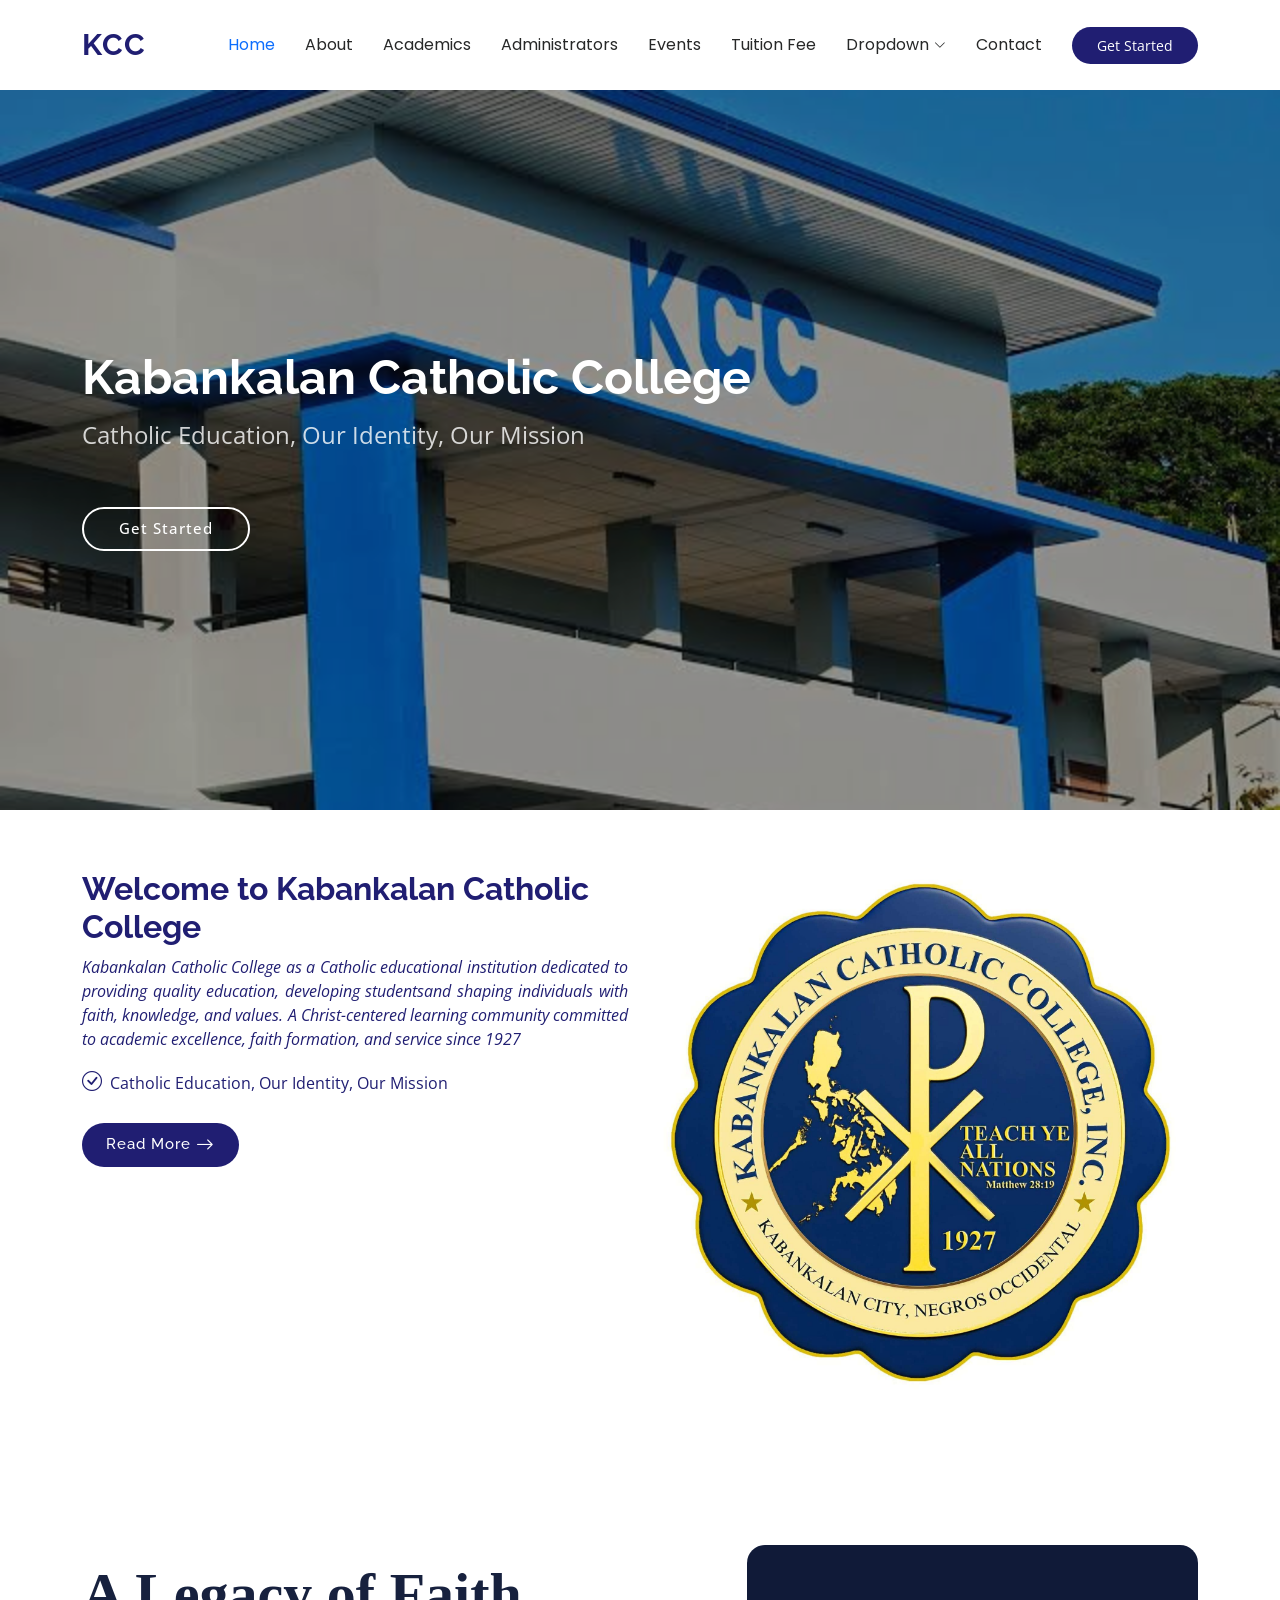
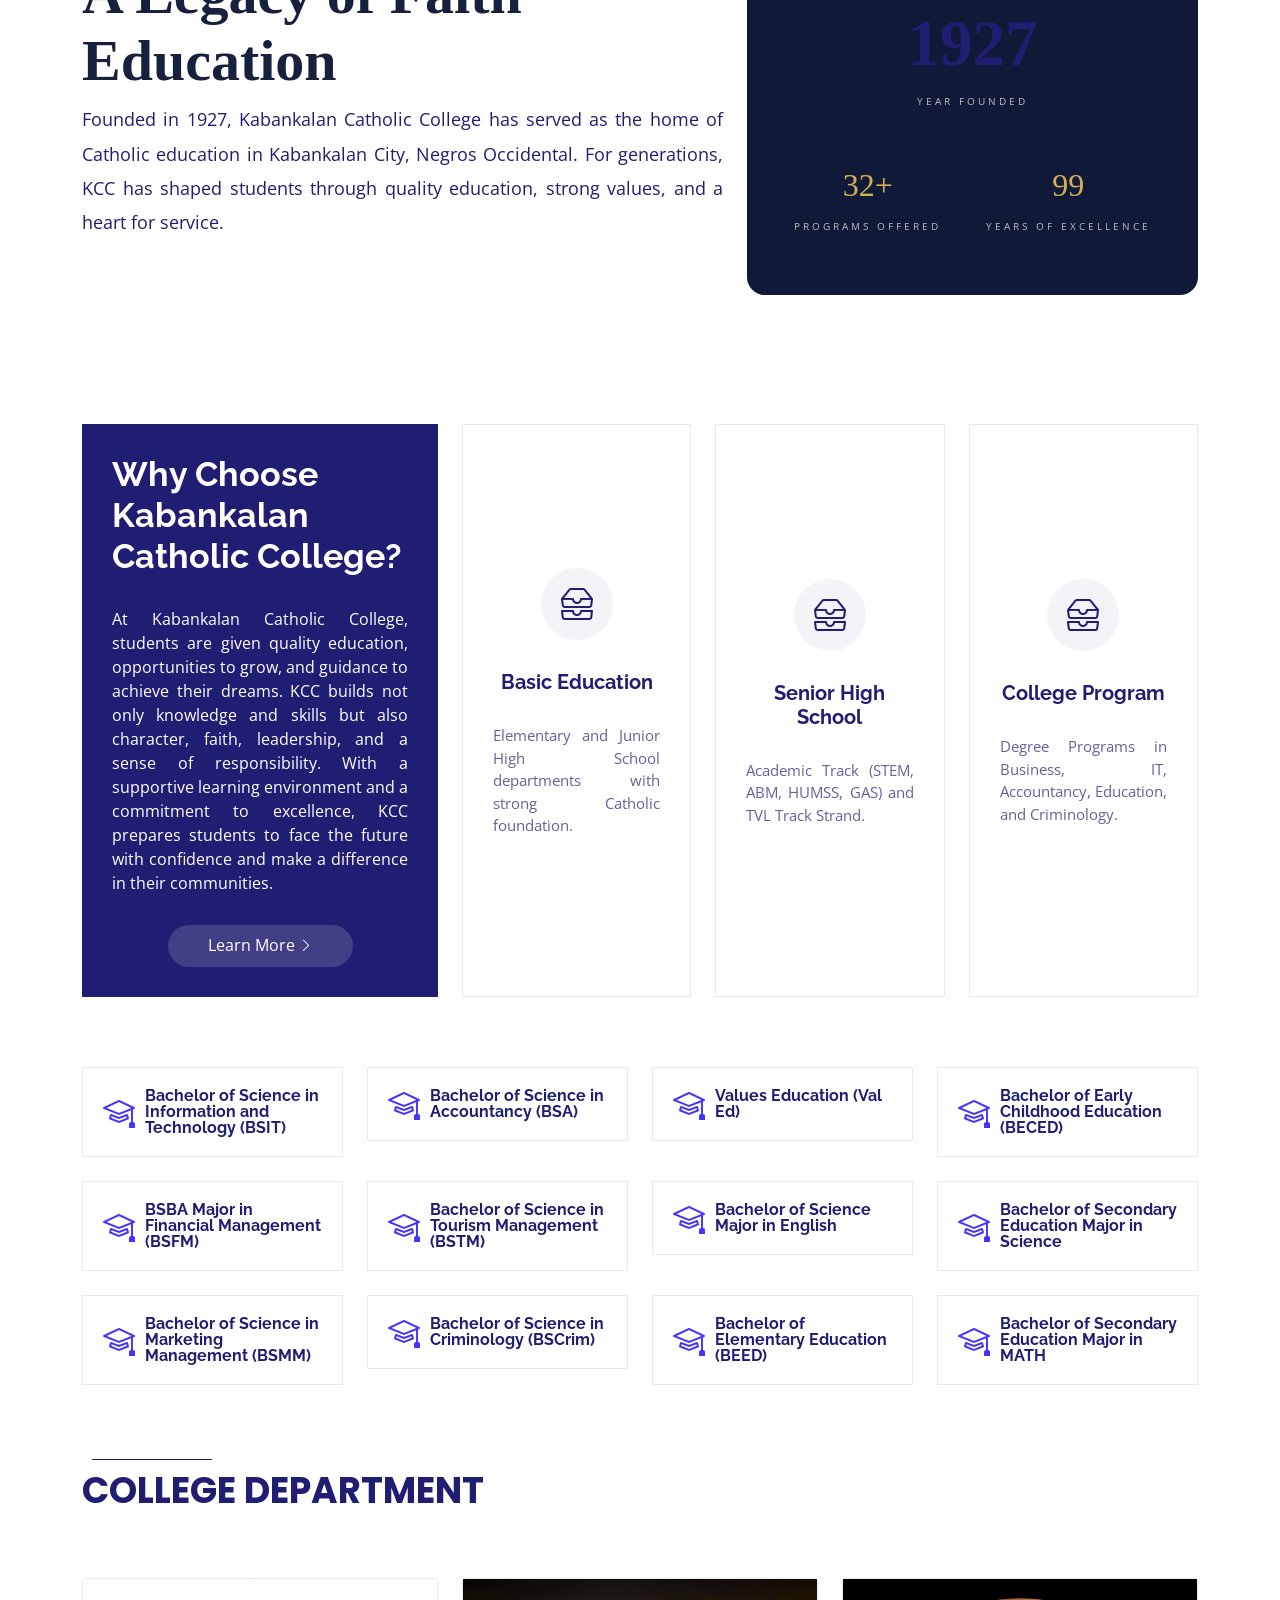
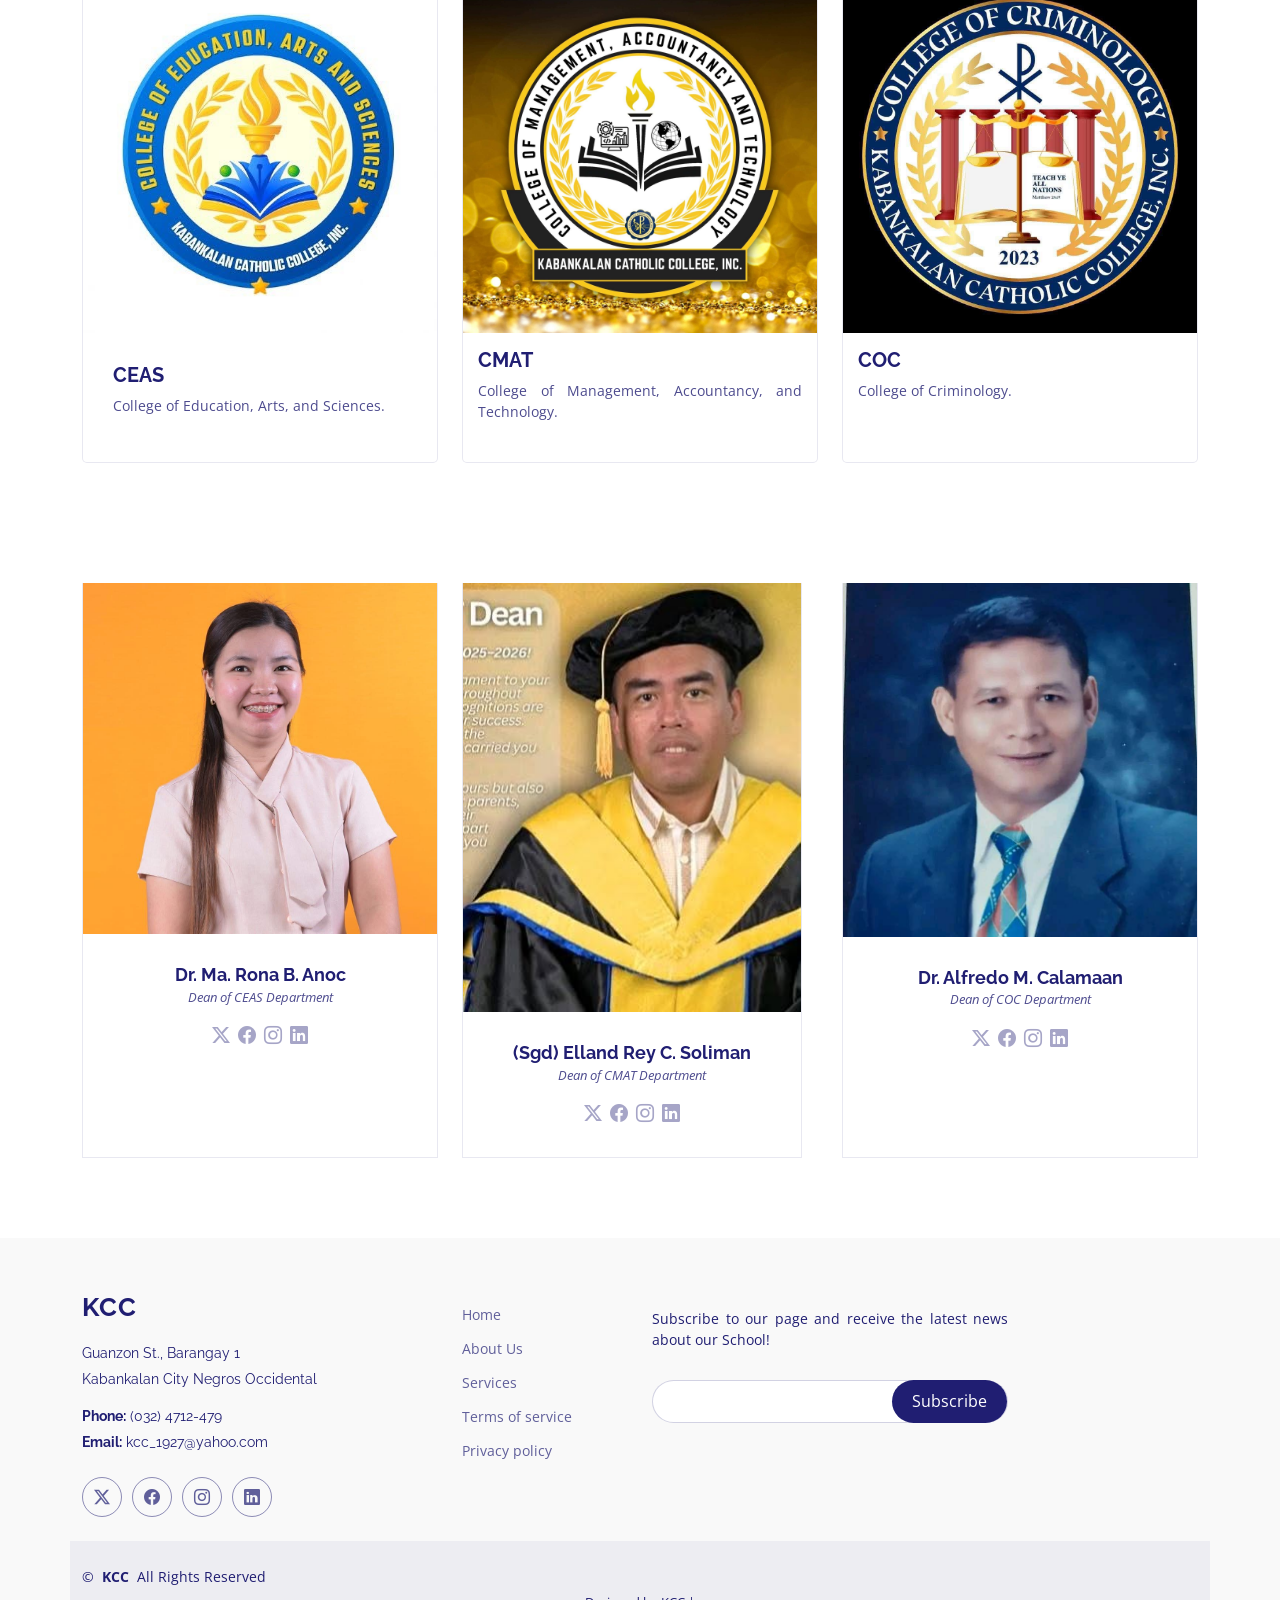
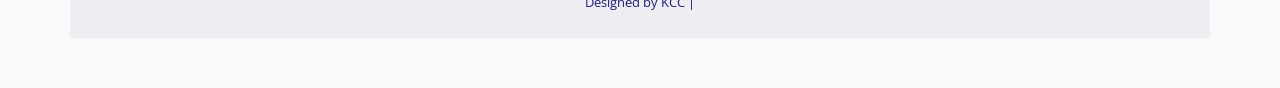
<file: index.html>
<!DOCTYPE html>
<html lang="en">

<head>
  <meta charset="utf-8">
  <meta content="width=device-width, initial-scale=1.0" name="viewport">
  <title>Index - Mentor Bootstrap Template</title>
  <meta name="description" content="">
  <meta name="keywords" content="">

  <!-- Favicons -->
  <link href="assets/img/favicon.png" rel="icon">
  <link href="assets/img/apple-touch-icon.png" rel="apple-touch-icon">

  <!-- Fonts -->
  <link href="https://fonts.googleapis.com" rel="preconnect">
  <link href="https://fonts.gstatic.com" rel="preconnect" crossorigin>
  <link href="https://fonts.googleapis.com/css2?family=Open+Sans:ital,wght@0,300;0,400;0,500;0,600;0,700;0,800;1,300;1,400;1,500;1,600;1,700;1,800&family=Poppins:ital,wght@0,100;0,200;0,300;0,400;0,500;0,600;0,700;0,800;0,900;1,100;1,200;1,300;1,400;1,500;1,600;1,700;1,800;1,900&family=Raleway:ital,wght@0,100;0,200;0,300;0,400;0,500;0,600;0,700;0,800;0,900;1,100;1,200;1,300;1,400;1,500;1,600;1,700;1,800;1,900&display=swap" rel="stylesheet">

  <!-- Vendor CSS Files -->
  <link href="assets/vendor/bootstrap/css/bootstrap.min.css" rel="stylesheet">
  <link href="assets/vendor/bootstrap-icons/bootstrap-icons.css" rel="stylesheet">
  <link href="assets/vendor/aos/aos.css" rel="stylesheet">
  <link href="assets/vendor/glightbox/css/glightbox.min.css" rel="stylesheet">
  <link href="assets/vendor/swiper/swiper-bundle.min.css" rel="stylesheet">

  <!-- Main CSS File -->
  <link href="assets/css/main.css" rel="stylesheet">

  <!-- =======================================================
  * Template Name: Mentor
  * Template URL: https://bootstrapmade.com/mentor-free-education-bootstrap-theme/
  * Updated: Jul 07 2025 with Bootstrap v5.3.7
  * Author: BootstrapMade.com
  * License: https://bootstrapmade.com/license/
  ======================================================== -->
</head>

<body class="index-page">

  <header id="header" class="header d-flex align-items-center sticky-top">
    <div class="container-fluid container-xl position-relative d-flex align-items-center">

      <a href="index.html" class="logo d-flex align-items-center me-auto">
        <!-- Uncomment the line below if you also wish to use an image logo -->
        <!-- <img src="assets/img/logo.webp" alt=""> -->
        <h1 class="sitename">KCC</h1>
      </a>

      <nav id="navmenu" class="navmenu">
        <ul>
          <li><a href="index.html" class="active">Home<br></a></li>
          <li><a href="about.html">About</a></li>
          <li><a href="academics.html">Academics</a></li>
          <li><a href="trainers.html">Administrators</a></li>
          <li><a href="events.html">Events</a></li>
          <li><a href="pricing.html">Tuition Fee</a></li>
          <li class="dropdown"><a href="#"><span>Dropdown</span> <i class="bi bi-chevron-down toggle-dropdown"></i></a>
            <ul>
              <li><a href="#">Dropdown 1</a></li>
              <li class="dropdown"><a href="#"><span>Deep Dropdown</span> <i class="bi bi-chevron-down toggle-dropdown"></i></a>
                <ul>
                  <li><a href="#">Deep Dropdown 1</a></li>
                  <li><a href="#">Deep Dropdown 2</a></li>
                  <li><a href="#">Deep Dropdown 3</a></li>
                  <li><a href="#">Deep Dropdown 4</a></li>
                  <li><a href="#">Deep Dropdown 5</a></li>
                </ul>
              </li>
              <li><a href="#">Dropdown 2</a></li>
              <li><a href="#">Dropdown 3</a></li>
              <li><a href="#">Dropdown 4</a></li>
            </ul>
          </li>
          <li><a href="contact.html">Contact</a></li>
        </ul>
        <i class="mobile-nav-toggle d-xl-none bi bi-list"></i>
      </nav>

      <a class="btn-getstarted" href="courses.html">Get Started</a>

    </div>
  </header>

  <main class="main">

    <!-- Hero Section -->
    <section id="hero" class="hero section dark-background">

      <img src="assets/img/logo.jpg.jpg" alt="" data-aos="fade-in">

      <div class="container">
        <h2 data-aos="fade-up" data-aos-delay="100">Kabankalan Catholic College</h2>
        <p data-aos="fade-up" data-aos-delay="200">Catholic Education, Our Identity, Our Mission</p>
        <div class="d-flex mt-4" data-aos="fade-up" data-aos-delay="300">
          <a href="courses.html" class="btn-get-started">Get Started</a>
        </div>
      </div>

    </section><!-- /Hero Section -->

    <!-- About Section -->
    <section id="about" class="about section">

      <div class="container">

        <div class="row gy-4">

          <div class="col-lg-6 order-1 order-lg-2" data-aos="fade-up" data-aos-delay="100">
            <img src="assets/img/kab.jpg.jpeg" class="img-fluid" alt="">
          </div>

          <div class="col-lg-6 order-2 order-lg-1 content" data-aos="fade-up" data-aos-delay="200">
            <h3>Welcome to Kabankalan Catholic College</h3>
            <p class="fst-italic">
             Kabankalan Catholic College as a Catholic educational institution dedicated to providing quality education, developing studentsand shaping individuals with faith, knowledge, and values. 
             A Christ-centered learning community committed to academic excellence, faith formation, and service since 1927
            </p>
            <ul>
              <li><i class="bi bi-check-circle"></i>
                <span> Catholic Education, Our Identity, Our Mission</span></li>
              
          
            </ul>
            <a href="#" class="read-more"><span>Read More</span><i class="bi bi-arrow-right"></i></a>
          </div>

        </div>

      </div>

    </section><!-- /About Section -->

      <section id="about-kcc" class="about-kcc-section">
  <div class="container">
    <div class="row align-items-center">

      <!-- LEFT SIDE -->
      <div class="col-lg-7">
        <span class="about-label"></span>

        <h1 class="about-title">
          A Legacy of Faith<br>
         Education
        </h1>

        <div class="about-divider"></div>

        <p class="about-description">
          Founded in 1927, Kabankalan Catholic College has served as
          the home of Catholic education in Kabankalan City, Negros Occidental.
          For generations, KCC has shaped students through quality education,
          strong values, and a heart for service.
        </p>

        <p class="about-quote">
          "Teach Ye All Nations"
        </p>
      </div>

      <!-- RIGHT SIDE -->
      <div class="col-lg-5">
        <div class="about-info-card">

          <div class="about-founded">
            <h2>1927</h2>
            <span>YEAR FOUNDED</span>
          </div>

          <div class="about-card-bottom">
            <div>
              <h3>32+</h3>
              <span>PROGRAMS OFFERED</span>
            </div>

            <div>
              <h3>99</h3>
              <span>YEARS OF EXCELLENCE</span>
            </div>
          </div>

        </div>
      </div>

    </div>



    </section><!-- /Counts Section -->

    <!-- Why Us Section -->
    <section id="why-us" class="section why-us">

      <div class="container">

        <div class="row gy-4">

          <div class="col-lg-4" data-aos="fade-up" data-aos-delay="100">
            <div class="why-box">
              <h3>Why Choose Kabankalan Catholic College?</h3>
              <p>
                 At Kabankalan Catholic College, students are given quality education, opportunities to grow, and guidance to achieve their dreams. KCC builds not only knowledge and skills but also character, faith, leadership, and a sense of responsibility. With a supportive learning environment and a commitment to excellence, KCC prepares students to face the future with confidence and make a difference in their communities.
              <div class="text-center">
                <a href="#" class="more-btn"><span>Learn More</span> <i class="bi bi-chevron-right"></i></a>
              </div>
            </div>
          </div><!-- End Why Box -->

          <div class="col-lg-8 d-flex align-items-stretch">
            <div class="row gy-4" data-aos="fade-up" data-aos-delay="200">

              <div class="col-xl-4">
                <div class="icon-box d-flex flex-column justify-content-center align-items-center">
                  <i class="bi bi-inboxes"></i>
                  <h4>Basic Education</h4>
                  <p>Elementary and Junior High School departments with strong Catholic foundation.
</p>
                </div>
              </div><!-- End Icon Box -->

              <div class="col-xl-4" data-aos="fade-up" data-aos-delay="300">
                <div class="icon-box d-flex flex-column justify-content-center align-items-center">
                  <i class="bi bi-inboxes"></i>
                  <h4>Senior High School</h4>
                  <p>Academic Track (STEM, ABM, HUMSS, GAS) and TVL Track Strand.</p>
                </div>
              </div><!-- End Icon Box -->

              <div class="col-xl-4" data-aos="fade-up" data-aos-delay="400">
                <div class="icon-box d-flex flex-column justify-content-center align-items-center">
                  <i class="bi bi-inboxes"></i>
                  <h4>College Program</h4>
                  <p>Degree Programs in Business, IT, Accountancy, Education, and Criminology.</p>
                </div>
              </div><!-- End Icon Box -->

            </div>
          </div>

        </div>

      </div>

    </section><!-- /Why Us Section -->

    <!-- Features Section -->
    <section id="features" class="features section">

      <div class="container">

        <div class="row gy-4">

          <div class="col-lg-3 col-md-4" data-aos="fade-up" data-aos-delay="100">
            <div class="features-item">
              <i class="bi bi-mortarboard" style="color: #4233ff;"></i>
              <h3><a href="" class="stretched-link">Bachelor of Science in Information and Technology (BSIT)</a></h3>
            </div>
          </div><!-- End Feature Item -->

          <div class="col-lg-3 col-md-4" data-aos="fade-up" data-aos-delay="200">
            <div class="features-item">
             <i class="bi bi-mortarboard" style="color: #4233ff;"></i>
              <h3><a href="" class="stretched-link">Bachelor of Science in Accountancy (BSA)</a></h3>
            </div>
          </div><!-- End Feature Item -->

          <div class="col-lg-3 col-md-4" data-aos="fade-up" data-aos-delay="300">
            <div class="features-item">
              <i class="bi bi-mortarboard" style="color: #4233ff;"></i>
              <h3><a href="" class="stretched-link">Values Education (Val Ed)</a></a></h3>
            </div>
          </div><!-- End Feature Item -->

          <div class="col-lg-3 col-md-4" data-aos="fade-up" data-aos-delay="400">
            <div class="features-item">
               <i class="bi bi-mortarboard" style="color: #4233ff;"></i>
              <h3><a href="" class="stretched-link">Bachelor of Early Childhood Education (BECED)</a></h3>
            </div>
          </div><!-- End Feature Item -->

          <div class="col-lg-3 col-md-4" data-aos="fade-up" data-aos-delay="500">
            <div class="features-item">
             <i class="bi bi-mortarboard" style="color: #4233ff;"></i>
              <h3><a href="" class="stretched-link">BSBA Major in Financial Management (BSFM) </a></h3>
            </div>
          </div><!-- End Feature Item -->

          <div class="col-lg-3 col-md-4" data-aos="fade-up" data-aos-delay="600">
            <div class="features-item">
              <i class="bi bi-mortarboard" style="color: #4233ff;"></i>
              <h3><a href="" class="stretched-link">Bachelor of Science in Tourism Management (BSTM)</a></h3>
            </div>
          </div><!-- End Feature Item -->

          <div class="col-lg-3 col-md-4" data-aos="fade-up" data-aos-delay="700">
            <div class="features-item">
              <i class="bi bi-mortarboard" style="color: #4233ff;"></i>
              <h3><a href="" class="stretched-link">Bachelor of Science Major in English</a></h3>
            </div>
          </div><!-- End Feature Item -->

          <div class="col-lg-3 col-md-4" data-aos="fade-up" data-aos-delay="800">
            <div class="features-item">
              <i class="bi bi-mortarboard" style="color: #4233ff;"></i>
              <h3><a href="" class="stretched-link">Bachelor of Secondary Education Major in Science</a></h3>
            </div>
          </div><!-- End Feature Item -->

          <div class="col-lg-3 col-md-4" data-aos="fade-up" data-aos-delay="900">
            <div class="features-item">
              <i class="bi bi-mortarboard" style="color: #4233ff;"></i>
              <h3><a href="" class="stretched-link">Bachelor of Science in Marketing Management (BSMM)</a></h3>
            </div>
          </div><!-- End Feature Item -->

          <div class="col-lg-3 col-md-4" data-aos="fade-up" data-aos-delay="1000">
            <div class="features-item">
              <i class="bi bi-mortarboard" style="color: #4233ff;"></i>
              <h3><a href="" class="stretched-link">Bachelor of Science in Criminology (BSCrim)</a></h3>
            </div>
          </div><!-- End Feature Item -->

          <div class="col-lg-3 col-md-4" data-aos="fade-up" data-aos-delay="1100">
            <div class="features-item">
              <i class="bi bi-mortarboard" style="color: #4233ff;"></i>
              <h3><a href="" class="stretched-link">Bachelor of Elementary Education (BEED)</a></h3>
            </div>
          </div><!-- End Feature Item -->

          <div class="col-lg-3 col-md-4" data-aos="fade-up" data-aos-delay="1200">
            <div class="features-item">
              <i class="bi bi-mortarboard" style="color: #4233ff;"></i>
              <h3><a href="" class="stretched-link">Bachelor of Secondary Education Major in MATH</a></h3>
            </div>
          </div><!-- End Feature Item -->

        </div>

      </div>

    </section><!-- /Features Section -->

    <!-- Courses Section -->
    <section id="courses" class="courses section">

      <!-- Section Title -->
      <div class="container section-title" data-aos="fade-up">
        <h2></h2>
        <p>College Department</p>
      </div><!-- End Section Title -->

      <div class="container">

        <div class="row">

          <div class="col-lg-4 col-md-6 d-flex align-items-stretch" data-aos="zoom-in" data-aos-delay="100">
            <div class="course-item">
              <img src="assets/img/ceas.jpg (2).jpeg" class="img-fluid" alt="...">
              <div class="course-content">
                <div class="course-content">
                   <h3><a href="#">CEAS</a></h3>
                   <p class="description">
                    College of Education, Arts, and Sciences.</p>
                  </div>
              </div>
            </div>
          </div> <!-- End Course Item-->

          <div class="col-lg-4 col-md-6 d-flex align-items-stretch mt-4 mt-lg-0">
             <div class="course-item">
              <img src="assets/img/cmat.jpg.jpeg" class="img-fluid" alt="CMAT">
              <div class="course-content">
                <h3><a href="#">CMAT</a></h3>
                <p class="description">
                College of Management, Accountancy, and Technology.</p>
              </div>
            </div>
          </div>
                
                  
          <!-- COC -->
<div class="col-lg-4 col-md-6 d-flex align-items-stretch mt-4 mt-lg-0">
    <div class="course-item">

        <img src="assets/img/ceas.jpg.jpeg" class="img-fluid" alt="COC">

        <div class="course-content">
            <h3><a href="#">COC</a></h3>

            <p class="description">
                College of Criminology.
            </p>
        </div>

    </div>
</div>
<!-- End Course Item -->


    </section><!-- /Courses Section -->

    <!-- Trainers Index Section -->
    <section id="trainers-index" class="section trainers-index">

      <div class="container">

        <div class="row">

          <div class="col-lg-4 col-md-6 d-flex" data-aos="fade-up" data-aos-delay="100">
            <div class="member">
              <img src="assets/img/coc.jpg.jpeg" class="img-fluid" alt="">
              <div class="member-content">
                <h4>Dr. Ma. Rona B. Anoc</h4>
                <span>Dean of CEAS Department</span>
            
                <div class="social">
                  <a href=""><i class="bi bi-twitter-x"></i></a>
                  <a href=""><i class="bi bi-facebook"></i></a>
                  <a href=""><i class="bi bi-instagram"></i></a>
                  <a href=""><i class="bi bi-linkedin"></i></a>
                </div>
              </div>
            </div>
          </div><!-- End Team Member -->

          <div class="col-lg-4 col-md-6 d-flex" data-aos="fade-up" data-aos-delay="200">
            <div class="member">
              <img src="assets/img/cmatdean.jpg.jpg" class="img-fluid" alt="">
              <div class="member-content">
                <h4>(Sgd) Elland Rey C. Soliman</h4>
                <span>Dean of CMAT Department</span>
                
                <div class="social">
                  <a href=""><i class="bi bi-twitter-x"></i></a>
                  <a href=""><i class="bi bi-facebook"></i></a>
                  <a href=""><i class="bi bi-instagram"></i></a>
                  <a href=""><i class="bi bi-linkedin"></i></a>
                </div>
              </div>
            </div>
          </div><!-- End Team Member -->

          <div class="col-lg-4 col-md-6 d-flex" data-aos="fade-up" data-aos-delay="300">
            <div class="member">
              <img src="assets/img/cocdean.jpg.jpg" class="img-fluid" alt="">
              <div class="member-content">
                <h4>Dr. Alfredo M. Calamaan</h4>
                <span>Dean of COC Department</span>
                <div class="social">
                  <a href=""><i class="bi bi-twitter-x"></i></a>
                  <a href=""><i class="bi bi-facebook"></i></a>
                  <a href=""><i class="bi bi-instagram"></i></a>
                  <a href=""><i class="bi bi-linkedin"></i></a>
                </div>
              </div>
            </div>
          </div><!-- End Team Member -->

        </div>

      </div>

    </section><!-- /Trainers Index Section -->

  </main>

  <footer id="footer" class="footer position-relative light-background">

    <div class="container footer-top">
      <div class="row gy-4">
        <div class="col-lg-4 col-md-6 footer-about">
          <a href="index.html" class="logo d-flex align-items-center">
            <span class="sitename">KCC</span>
          </a>
          <div class="footer-contact pt-3">
            <p>Guanzon St., Barangay 1 </p>
            <p>Kabankalan City Negros Occidental</p>
            <p class="mt-3"><strong>Phone:</strong> <span>(032) 4712-479</span></p>
            <p><strong>Email:</strong> <span>kcc_1927@yahoo.com</span></p>
          </div>
          <div class="social-links d-flex mt-4">
            <a href=""><i class="bi bi-twitter-x"></i></a>
            <a href=""><i class="bi bi-facebook"></i></a>
            <a href=""><i class="bi bi-instagram"></i></a>
            <a href=""><i class="bi bi-linkedin"></i></a>
          </div>
        </div>

        <div class="col-lg-2 col-md-3 footer-links">
          <h4></h4>
          <ul>
            <li><a href="#">Home</a></li>
            <li><a href="#">About Us</a></li>
            <li><a href="#">Services</a></li>
            <li><a href="#">Terms of service</a></li>
            <li><a href="#">Privacy policy</a></li>
          </ul>
        </div>

                <div class="col-lg-4 col-md-12 footer-newsletter">
          <h4></h4>
          <p>Subscribe to our page and receive the latest news about our School!</p>
          <form action="#" method="post" class="email-form">
            <div class="newsletter-form"><input type="email" name="email"><input type="submit" value="Subscribe"></div>
            <div class="loading">Loading</div>
            <div class="error-message"></div>
            <div class="sent-message">Your subscription request has been sent. Thank you!</div>
          </form>
        </div>


        

    <div class="container copyright text-center mt-4">
      <p>© <span></span> <strong class="px-1 sitename">KCC</strong> <span>All Rights Reserved</span></p>
      <div class="credits">
        <!-- All the links in the footer should remain intact. -->
        <!-- You can delete the links only if you've purchased the pro version. -->
        <!-- Licensing information: https://bootstrapmade.com/license/ -->
        Designed by <a href="PILAR_KYLA">KCC</a> | <a href="https://bootstrapmade.com/tools/"></a>
      </div>
    </div>

  </footer>

  <!-- Scroll Top -->
  <a href="#" id="scroll-top" class="scroll-top d-flex align-items-center justify-content-center"><i class="bi bi-arrow-up-short"></i></a>

  <!-- Preloader -->
  <div id="preloader"></div>

  <!-- Vendor JS Files -->
  <script src="assets/vendor/bootstrap/js/bootstrap.bundle.min.js"></script>
  <script src="assets/vendor/aos/aos.js"></script>
  <script src="assets/vendor/glightbox/js/glightbox.min.js"></script>
  <script src="assets/vendor/purecounter/purecounter_vanilla.js"></script>
  <script src="assets/vendor/swiper/swiper-bundle.min.js"></script>

  <!-- Main JS File -->
  <script src="assets/js/main.js"></script>


</body>

</html>
</file>
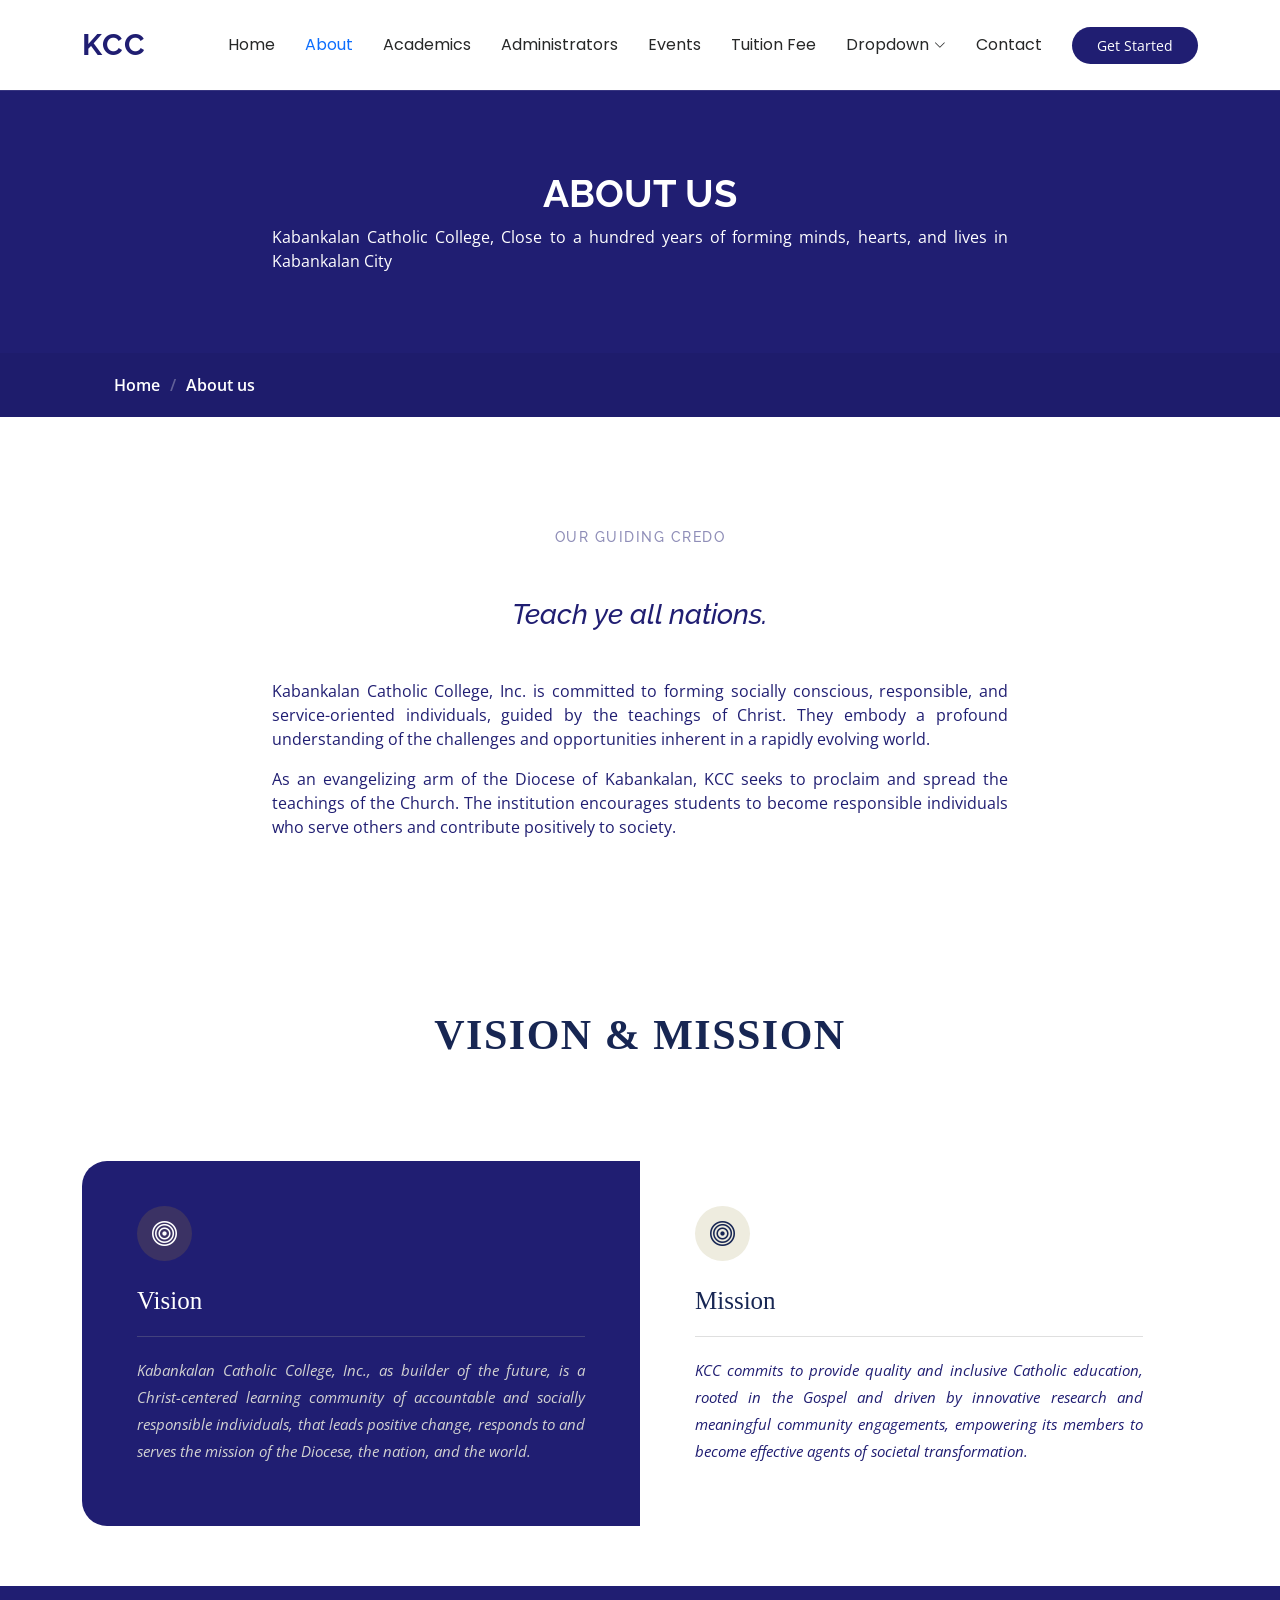
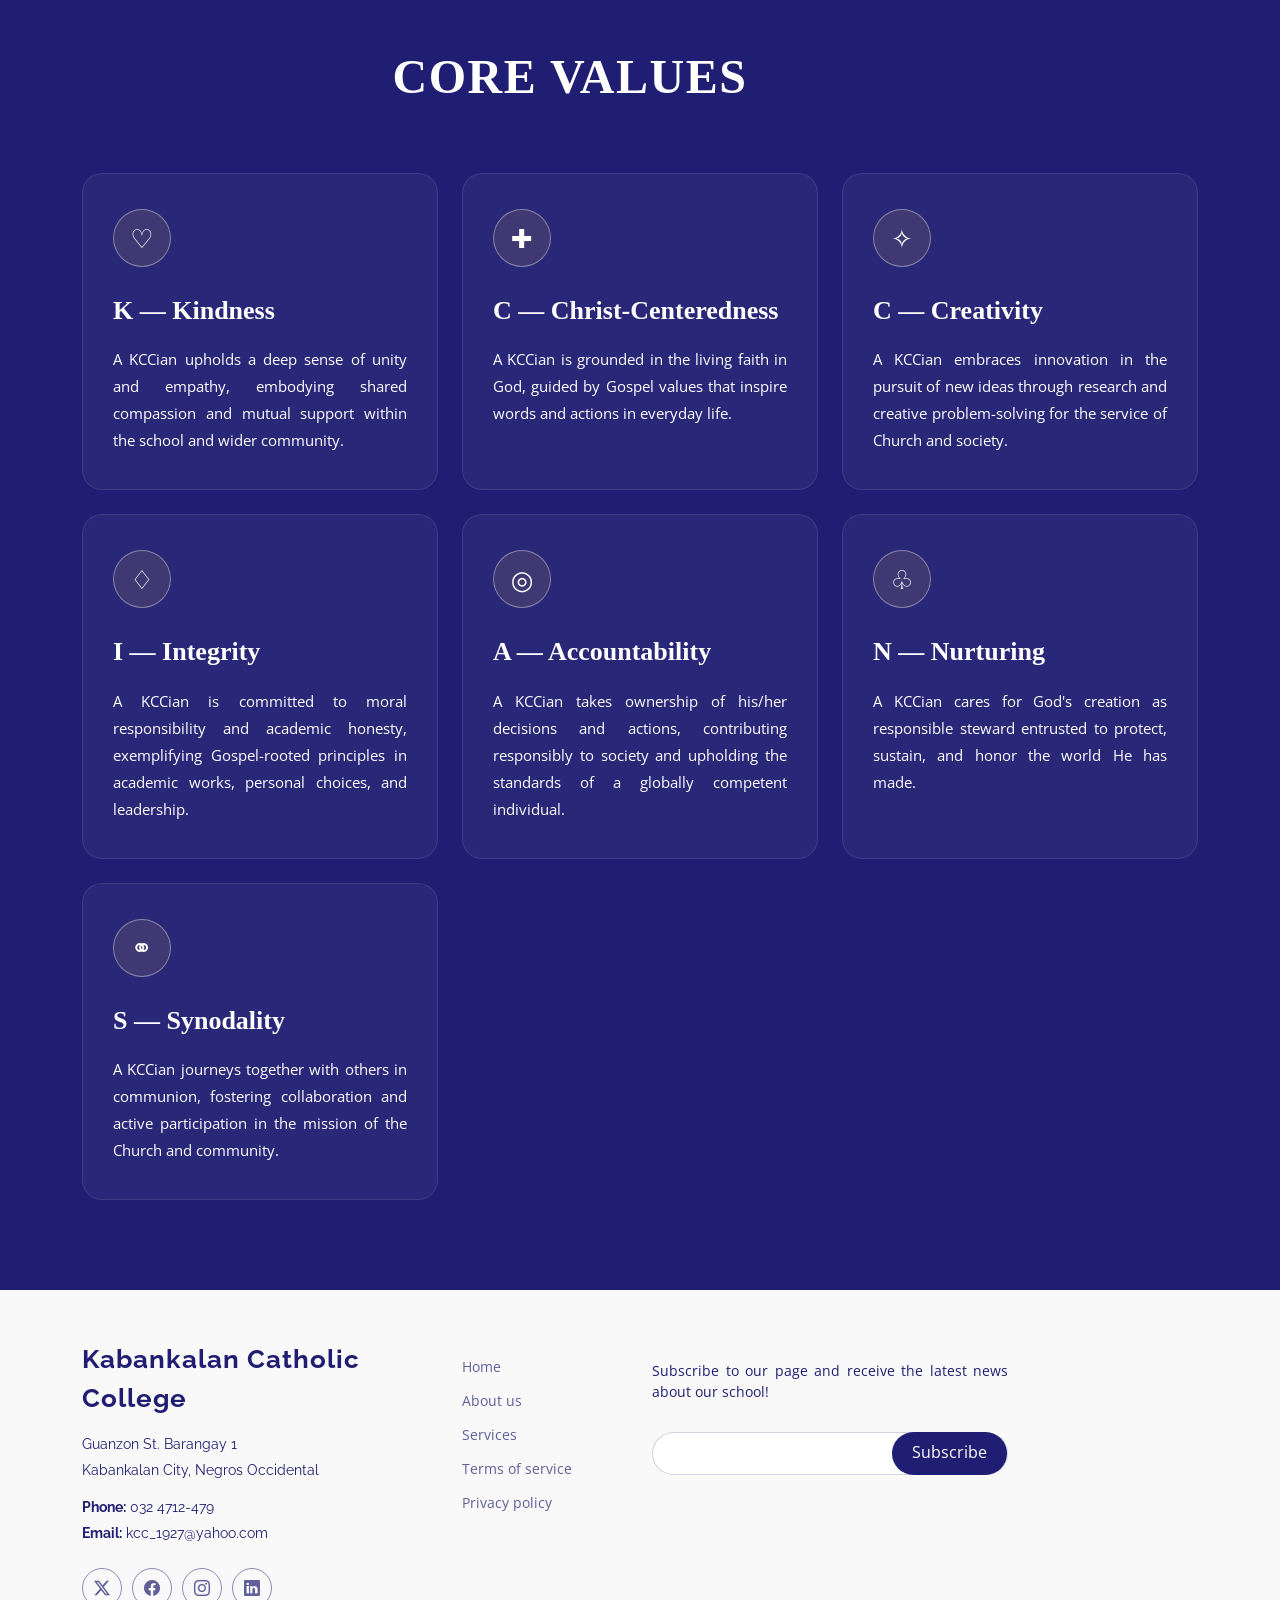
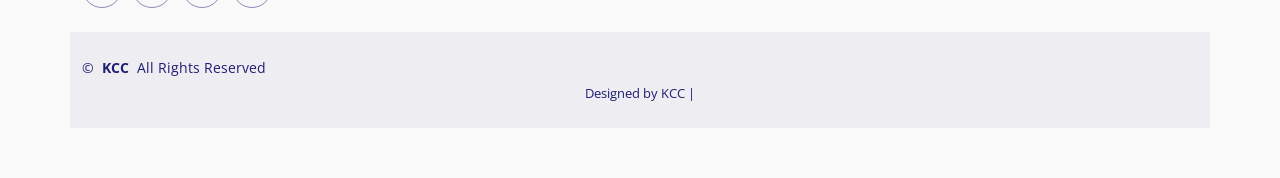
<file: about.html>
<!DOCTYPE html>
<html lang="en">

<head>
  <meta charset="utf-8">
  <meta content="width=device-width, initial-scale=1.0" name="viewport">
  <title>About - Mentor Bootstrap Template</title>
  <meta name="description" content="">
  <meta name="keywords" content="">

  <!-- Favicons -->
  <link href="assets/img/favicon.png" rel="icon">
  <link href="assets/img/apple-touch-icon.png" rel="apple-touch-icon">

  <!-- Fonts -->
  <link href="https://fonts.googleapis.com" rel="preconnect">
  <link href="https://fonts.gstatic.com" rel="preconnect" crossorigin>
  <link href="https://fonts.googleapis.com/css2?family=Open+Sans:ital,wght@0,300;0,400;0,500;0,600;0,700;0,800;1,300;1,400;1,500;1,600;1,700;1,800&family=Poppins:ital,wght@0,100;0,200;0,300;0,400;0,500;0,600;0,700;0,800;0,900;1,100;1,200;1,300;1,400;1,500;1,600;1,700;1,800;1,900&family=Raleway:ital,wght@0,100;0,200;0,300;0,400;0,500;0,600;0,700;0,800;0,900;1,100;1,200;1,300;1,400;1,500;1,600;1,700;1,800;1,900&display=swap" rel="stylesheet">

  <!-- Vendor CSS Files -->
  <link href="assets/vendor/bootstrap/css/bootstrap.min.css" rel="stylesheet">
  <link href="assets/vendor/bootstrap-icons/bootstrap-icons.css" rel="stylesheet">
  <link href="assets/vendor/aos/aos.css" rel="stylesheet">
  <link href="assets/vendor/glightbox/css/glightbox.min.css" rel="stylesheet">
  <link href="assets/vendor/swiper/swiper-bundle.min.css" rel="stylesheet">

  <!-- Main CSS File -->
  <link href="assets/css/main.css" rel="stylesheet">

  <!-- =======================================================
  * Template Name: Mentor
  * Template URL: https://bootstrapmade.com/mentor-free-education-bootstrap-theme/
  * Updated: Jul 07 2025 with Bootstrap v5.3.7
  * Author: BootstrapMade.com
  * License: https://bootstrapmade.com/license/
  ======================================================== -->
</head>

<body class="about-page">

  <header id="header" class="header d-flex align-items-center sticky-top">
    <div class="container-fluid container-xl position-relative d-flex align-items-center">

      <a href="index.html" class="logo d-flex align-items-center me-auto">
        <!-- Uncomment the line below if you also wish to use an image logo -->
        <!-- <img src="assets/img/logo.webp" alt=""> -->
        <h1 class="sitename">KCC</h1>
      </a>

      <nav id="navmenu" class="navmenu">
        <ul>
          <li><a href="index.html">Home<br></a></li>
          <li><a href="about.html" class="active">About</a></li>
          <li><a href="courses.html">Academics</a></li>
          <li><a href="trainers.html">Administrators</a></li>
          <li><a href="events.html">Events</a></li>
          <li><a href="pricing.html">Tuition Fee</a></li>
          <li class="dropdown"><a href="#"><span>Dropdown</span> <i class="bi bi-chevron-down toggle-dropdown"></i></a>
            <ul>
              <li><a href="#">Dropdown 1</a></li>
              <li class="dropdown"><a href="#"><span>Deep Dropdown</span> <i class="bi bi-chevron-down toggle-dropdown"></i></a>
                <ul>
                  <li><a href="#">Deep Dropdown 1</a></li>
                  <li><a href="#">Deep Dropdown 2</a></li>
                  <li><a href="#">Deep Dropdown 3</a></li>
                  <li><a href="#">Deep Dropdown 4</a></li>
                  <li><a href="#">Deep Dropdown 5</a></li>
                </ul>
              </li>
              <li><a href="#">Dropdown 2</a></li>
              <li><a href="#">Dropdown 3</a></li>
              <li><a href="#">Dropdown 4</a></li>
            </ul>
          </li>
          <li><a href="contact.html">Contact</a></li>
        </ul>
        <i class="mobile-nav-toggle d-xl-none bi bi-list"></i>
      </nav>

      <a class="btn-getstarted" href="courses.html">Get Started</a>

    </div>
  </header>

  <main class="main">

    <!-- Page Title -->
    <div class="page-title" data-aos="fade">
      <div class="heading">
        <div class="container">
          <div class="row d-flex justify-content-center text-center">
            <div class="col-lg-8">
              <h1>ABOUT US<br></h1>
              <p class="mb-0">Kabankalan Catholic College, Close to a hundred years of forming minds, hearts, and lives in Kabankalan City</p>
            </div>
          </div>
        </div>
      </div>
      <nav class="breadcrumbs"> 
        <div class="container">
          <ol>
            <li><a href="index.html">Home</a></li>
            <li class="current">About us<br></li>
          </ol>
        </div>
      </nav>
    </div><!-- End Page Title -->

    <!-- About Us Section -->
    <section id="about-us" class="section about-us">

      <div class="container">

        <div class="row gy-4">

        
<!-- About Us Section -->
<section id="about-us" class="section about-us">

  <div class="container">

    <!-- Heading -->
     <div class="section-title text-center">
  <h2>Our Guiding Credo</h2>
</div>

    <!-- Motto -->
    <div class="text-center">
      <h3 class="fst-italic">Teach ye all nations.</h3>
      <p class="text-uppercase"></p>
    </div>

    <!-- Centered Philosophy Content -->
    <div class="row justify-content-center mt-5">
      <div class="col-lg-8 text-center">

        <p>
          Kabankalan Catholic College, Inc. is committed to forming socially conscious, responsible, and service-oriented individuals, guided by the teachings of Christ. They embody a profound understanding of the challenges and opportunities inherent in a rapidly evolving world.



        <p>
          As an evangelizing arm of the Diocese of Kabankalan, KCC seeks
          to proclaim and spread the teachings of the Church. The institution
          encourages students to become responsible individuals who serve
          others and contribute positively to society.
        </p>

      </div>
    </div>

  </div>

</section>
<!-- /About Us Section -->
          
        

      </div>
    </div>

  </div>

</section>
          </div>

        </div>

      </div>

    </section><!-- /About Us Section -->

    


    <section id="vision-mission" class="vision-mission section">

    <div class="container">

        <div class="section-title">
            <h2>Vision & Mission</h2>
        </div>

        <div class="vision-mission-wrapper">

            <!-- Vision -->
            <div class="vision-card" data-aos="fade-right">

                <div class="icon-box"> 
                  <i class="bi bi-bullseye"></i>
                </div>

                <h3>Vision</h3>

                <div class="divider"></div>

                <p>
                    Kabankalan Catholic College, Inc., as builder of
                    the future, is a Christ-centered learning community
                    of accountable and socially responsible individuals,
                    that leads positive change, responds to and serves
                    the mission of the Diocese, the nation, and the world.
                </p>

            </div>


            <!-- Mission -->
            <div class="mission-card" data-aos="fade-left">

                <div class="icon-box">
                    <i class="bi bi-bullseye"></i>
                </div>

                <h3>Mission</h3>

                <div class="divider"></div>

                <p>
                    KCC commits to provide quality and inclusive
                    Catholic education, rooted in the Gospel and
                    driven by innovative research and meaningful
                    community engagements, empowering its members
                    to become effective agents of societal
                    transformation.
                </p>

            </div>

        </div>

    </div>

</section>

            

          <section id="core-values" class="core-values-section">

  <div class="container">

    <!-- Section Title -->
    <div class="section-title text-center">
      <h2>Core Values</h2>
      <div class="values-divider"></div>
    </div>

    <div class="row gy-4">

      <!-- K - Kindness -->
      <div class="col-lg-4 col-md-6">
        <div class="value-card">
          <div class="value-icon">♡</div>
          <h3>K — Kindness</h3>
          <p>
            A KCCian upholds a deep sense of unity and empathy,
            embodying shared compassion and mutual support within
            the school and wider community.
          </p>
        </div>
      </div>

      <!-- C - Christ-Centeredness -->
      <div class="col-lg-4 col-md-6">
        <div class="value-card">
          <div class="value-icon">✚</div>
          <h3>C — Christ-Centeredness</h3>
          <p>
            A KCCian is grounded in the living faith in God,
            guided by Gospel values that inspire words and
            actions in everyday life.
          </p>
        </div>
      </div>

      <!-- C - Creativity -->
      <div class="col-lg-4 col-md-6">
        <div class="value-card">
          <div class="value-icon">✧</div>
          <h3>C — Creativity</h3>
          <p>
            A KCCian embraces innovation in the pursuit of new
            ideas through research and creative problem-solving
            for the service of Church and society.
          </p>
        </div>
      </div>

      <!-- I - Integrity -->
      <div class="col-lg-4 col-md-6">
        <div class="value-card">
          <div class="value-icon">♢</div>
          <h3>I — Integrity</h3>
          <p>
            A KCCian is committed to moral responsibility and
            academic honesty, exemplifying Gospel-rooted principles
            in academic works, personal choices, and leadership.
          </p>
        </div>
      </div>

      <!-- A - Accountability -->
      <div class="col-lg-4 col-md-6">
        <div class="value-card">
          <div class="value-icon">◎</div>
          <h3>A — Accountability</h3>
          <p>
            A KCCian takes ownership of his/her decisions and actions,
            contributing responsibly to society and upholding the standards
            of a globally competent individual.
          </p>
        </div>
      </div>

      <!-- N - Nurturing -->
      <div class="col-lg-4 col-md-6">
        <div class="value-card">
          <div class="value-icon">♧</div>
          <h3>N — Nurturing</h3>
          <p>
            A KCCian cares for God's creation as responsible steward
            entrusted to protect, sustain, and honor the world
            He has made.
          </p>
        </div>
      </div>

      <!-- S - Synodality -->
      <div class="col-lg-4 col-md-6">
        <div class="value-card">
          <div class="value-icon">⚭</div>
          <h3>S — Synodality</h3>
          <p>
            A KCCian journeys together with others in communion,
            fostering collaboration and active participation in
            the mission of the Church and community.
          </p>
        </div>
      </div>

    </div>
  </div>
</section>







          
  </main>

  <footer id="footer" class="footer position-relative light-background">

    <div class="container footer-top">
      <div class="row gy-4">
        <div class="col-lg-4 col-md-6 footer-about">
          <a href="index.html" class="logo d-flex align-items-center">
            <span class="sitename">Kabankalan Catholic College</span>
          </a>
          <div class="footer-contact pt-3">
            <p>Guanzon St. Barangay 1</p>
            <p>Kabankalan City, Negros Occidental</p>
            <p class="mt-3"><strong>Phone:</strong> <span>032 4712-479</span></p>
            <p><strong>Email:</strong> <span>kcc_1927@yahoo.com</span></p>
          </div>
          <div class="social-links d-flex mt-4">
            <a href=""><i class="bi bi-twitter-x"></i></a>
            <a href=""><i class="bi bi-facebook"></i></a>
            <a href=""><i class="bi bi-instagram"></i></a>
            <a href=""><i class="bi bi-linkedin"></i></a>
          </div>
        </div>

        <div class="col-lg-2 col-md-3 footer-links">
          <h4></h4>
          <ul>
            <li><a href="#">Home</a></li>
            <li><a href="#">About us</a></li>
            <li><a href="#">Services</a></li>
            <li><a href="#">Terms of service</a></li>
            <li><a href="#">Privacy policy</a></li>
          </ul>
        </div>

        <div class="col-lg-4 col-md-12 footer-newsletter">
          <h4></h4>
          <p>Subscribe to our page and receive the latest news about our school!</p>
          <form action="#" method="post" class="email-form">
            <div class="newsletter-form"><input type="email" name="email"><input type="submit" value="Subscribe"></div>
            <div class="loading">Loading</div>
            <div class="error-message"></div>
            <div class="sent-message">Your subscription request has been sent. Thank you!</div>
          </form>
        </div>


    <div class="container copyright text-center mt-4">
      <p>© <span></span> <strong class="px-1 sitename">KCC</strong> <span>All Rights Reserved</span></p>
      <div class="credits">
        <!-- All the links in the footer should remain intact. -->
        <!-- You can delete the links only if you've purchased the pro version. -->
        <!-- Licensing information: https://bootstrapmade.com/license/ -->
        Designed by <a href="https://bootstrapmade.com/">KCC</a> | <a href="https://bootstrapmade.com/tools/"></a>
      </div>
    </div>

  </footer>

  <!-- Scroll Top -->
  <a href="#" id="scroll-top" class="scroll-top d-flex align-items-center justify-content-center"><i class="bi bi-arrow-up-short"></i></a>

  <!-- Preloader -->
  <div id="preloader"></div>

  <!-- Vendor JS Files -->
  <script src="assets/vendor/bootstrap/js/bootstrap.bundle.min.js"></script>
  <script src="assets/vendor/aos/aos.js"></script>
  <script src="assets/vendor/glightbox/js/glightbox.min.js"></script>
  <script src="assets/vendor/purecounter/purecounter_vanilla.js"></script>
  <script src="assets/vendor/swiper/swiper-bundle.min.js"></script>

  <!-- Main JS File -->
  <script src="assets/js/main.js"></script>

</body>

</html>
</file>
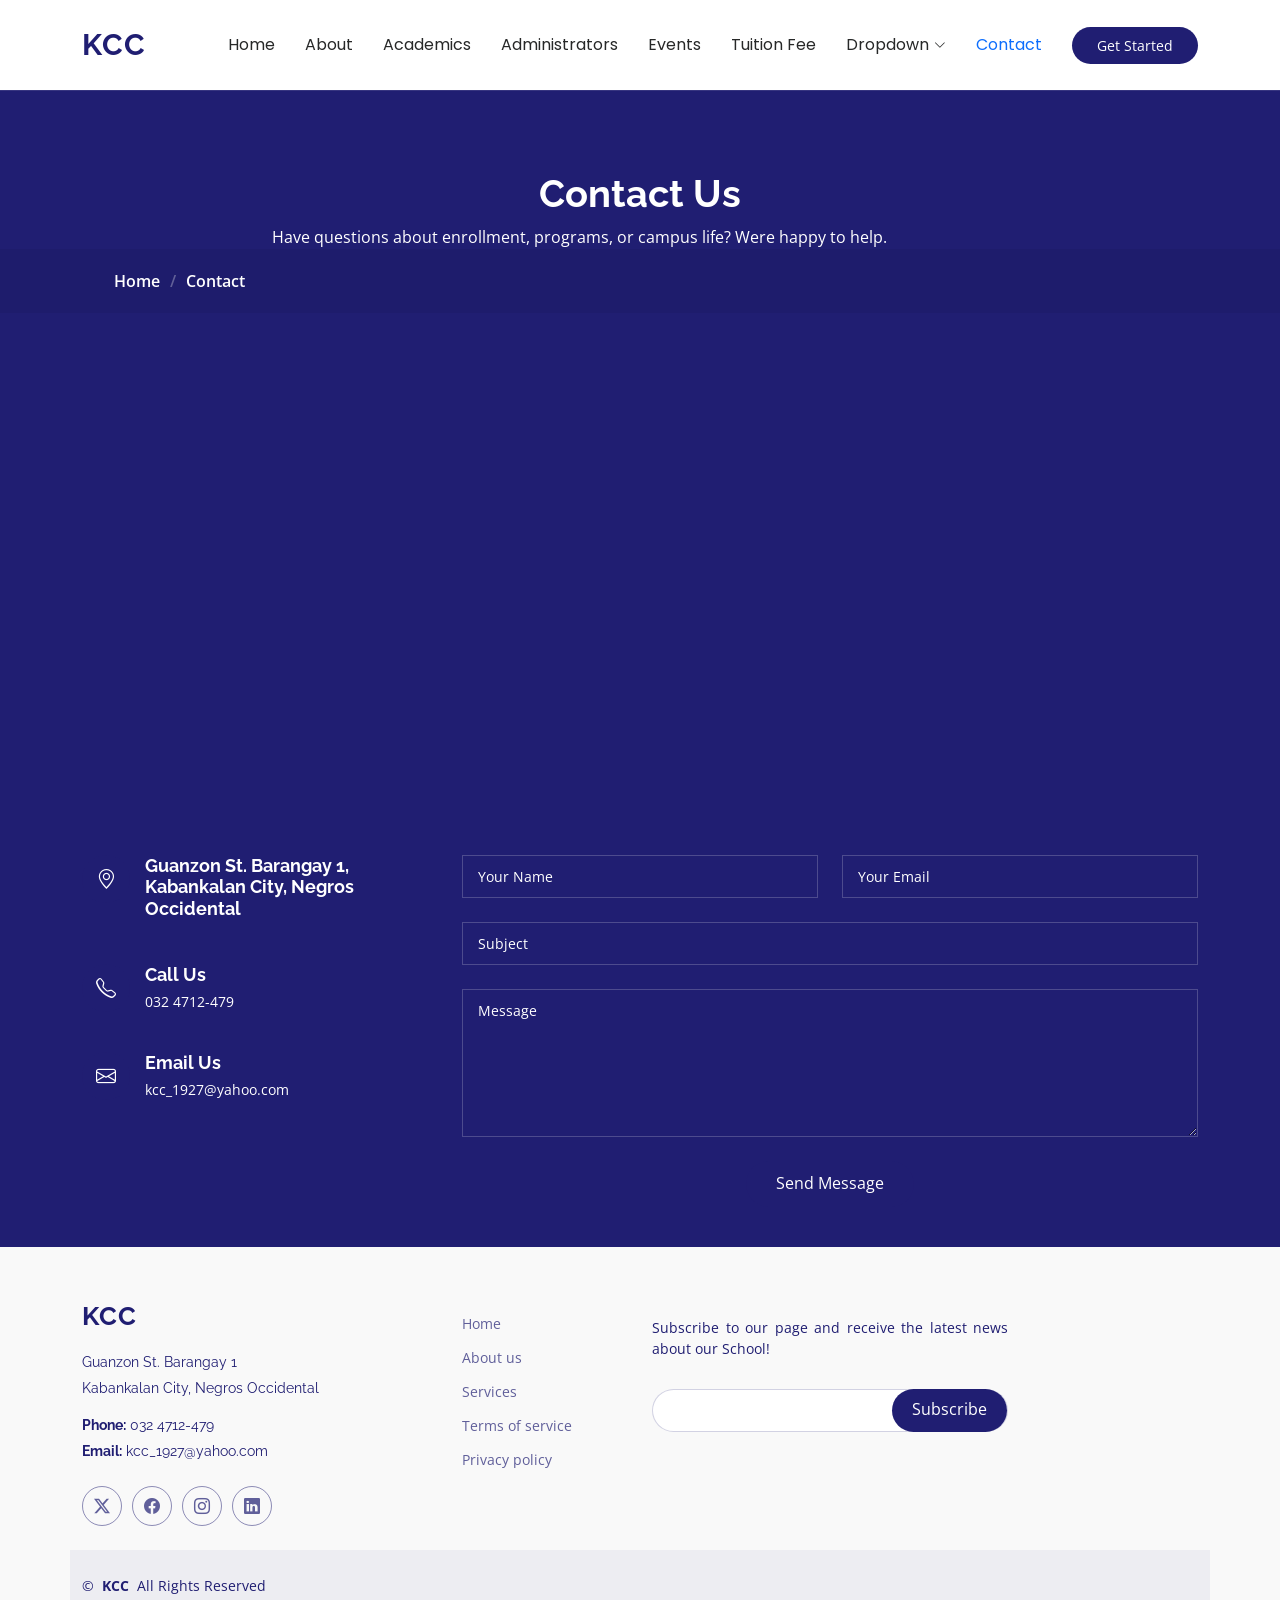
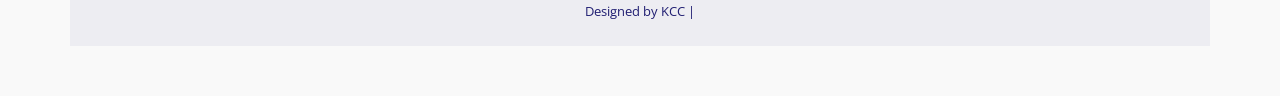
<file: contact.html>
<!DOCTYPE html>
<html lang="en">

<head>
  <meta charset="utf-8">
  <meta content="width=device-width, initial-scale=1.0" name="viewport">
  <title>Contact - Mentor Bootstrap Template</title>
  <meta name="description" content="">
  <meta name="keywords" content="">

  <!-- Favicons -->
  <link href="assets/img/favicon.png" rel="icon">
  <link href="assets/img/apple-touch-icon.png" rel="apple-touch-icon">

  <!-- Fonts -->
  <link href="https://fonts.googleapis.com" rel="preconnect">
  <link href="https://fonts.gstatic.com" rel="preconnect" crossorigin>
  <link
    href="https://fonts.googleapis.com/css2?family=Open+Sans:ital,wght@0,300;0,400;0,500;0,600;0,700;0,800;1,300;1,400;1,500;1,600;1,700;1,800&family=Poppins:ital,wght@0,100;0,200;0,300;0,400;0,500;0,600;0,700;0,800;0,900;1,100;1,200;1,300;1,400;1,500;1,600;1,700;1,800;1,900&family=Raleway:ital,wght@0,100;0,200;0,300;0,400;0,500;0,600;0,700;0,800;0,900;1,100;1,200;1,300;1,400;1,500;1,600;1,700;1,800;1,900&display=swap"
    rel="stylesheet">

  <!-- Vendor CSS Files -->
  <link href="assets/vendor/bootstrap/css/bootstrap.min.css" rel="stylesheet">
  <link href="assets/vendor/bootstrap-icons/bootstrap-icons.css" rel="stylesheet">
  <link href="assets/vendor/aos/aos.css" rel="stylesheet">
  <link href="assets/vendor/glightbox/css/glightbox.min.css" rel="stylesheet">
  <link href="assets/vendor/swiper/swiper-bundle.min.css" rel="stylesheet">

  <!-- Main CSS File -->
  <link href="assets/css/main.css" rel="stylesheet">

  <!-- =======================================================
  * Template Name: Mentor
  * Template URL: https://bootstrapmade.com/mentor-free-education-bootstrap-theme/
  * Updated: Jul 07 2025 with Bootstrap v5.3.7
  * Author: BootstrapMade.com
  * License: https://bootstrapmade.com/license/
  ======================================================== -->
<style>
  input, textarea {
    color: #ffffff !important;
  }
  input::placeholder,
  textarea::placeholder {
    color: #ffffff !important;
    opacity: 1 !important;
  }
  input::-webkit-input-placeholder,
  textarea::-webkit-input-placeholder {
    color: #ffffff !important;
    opacity: 1 !important;
  }
  input::-moz-placeholder,
  textarea::-moz-placeholder {
    color: #ffffff !important;
    opacity: 1 !important;
  }
</style>
</head>



</head>

<body class="contact-page">

  <header id="header" class="header d-flex align-items-center sticky-top">
    <div class="container-fluid container-xl position-relative d-flex align-items-center">

      <a href="index.html" class="logo d-flex align-items-center me-auto">
        <!-- Uncomment the line below if you also wish to use an image logo -->
        <!-- <img src="assets/img/logo.webp" alt=""> -->
        <h1 class="sitename">KCC</h1>
      </a>

      <nav id="navmenu" class="navmenu">
        <ul>
          <li><a href="index.html">Home<br></a></li>
          <li><a href="about.html">About</a></li>
          <li><a href="courses.html">Academics</a></li>
          <li><a href="trainers.html">Administrators</a></li>
          <li><a href="events.html">Events</a></li>
          <li><a href="pricing.html">Tuition Fee</a></li>
          <li class="dropdown"><a href="#"><span>Dropdown</span> <i class="bi bi-chevron-down toggle-dropdown"></i></a>
            <ul>
              <li><a href="#">Dropdown 1</a></li>
              <li class="dropdown"><a href="#"><span>Deep Dropdown</span> <i
                    class="bi bi-chevron-down toggle-dropdown"></i></a>
                <ul>
                  <li><a href="#">Deep Dropdown 1</a></li>
                  <li><a href="#">Deep Dropdown 2</a></li>
                  <li><a href="#">Deep Dropdown 3</a></li>
                  <li><a href="#">Deep Dropdown 4</a></li>
                  <li><a href="#">Deep Dropdown 5</a></li>
                </ul>
              </li>
              <li><a href="#">Dropdown 2</a></li>
              <li><a href="#">Dropdown 3</a></li>
              <li><a href="#">Dropdown 4</a></li>
            </ul>
          </li>
          <li><a href="contact.html" class="active">Contact</a></li>
        </ul>
        <i class="mobile-nav-toggle d-xl-none bi bi-list"></i>
      </nav>

      <a class="btn-getstarted" href="courses.html">Get Started</a>

    </div>
  </header>

  <main class="main">

    <!-- Page Title -->
    <div class="page-title" data-aos="fade">
      <div class="heading">
        <div class="container">
          <div class="row d-flex justify-content-center text-center">
            <div class="col-lg-8">
              <h1>Contact Us</h1>
              <p class="mb-0">Have questions about enrollment, programs, or campus life? Were happy to help.
          </div>
        </div>
      </div>
      <nav class="breadcrumbs">
        <div class="container">
          <ol>
            <li><a href="index.html">Home</a></li>
            <li class="current">Contact</li>
          </ol>
        </div>
      </nav>
    </div><!-- End Page Title -->

    <!-- Contact Section -->
    <section id="contact" class="contact section">

      <div class="mb-5" data-aos="fade-up" data-aos-delay="200">
        <iframe src="https://www.google.com/maps?q=Kabankalan%20Catholic%20College%2C%20Guanzon%20Street%2C%20Brgy.%201%2C%20Kabankalan%20City%2C%20Negros%20Occidental&output=embed" width="100%" height="400" style="border:0;" allowfullscreen="" loading="lazy" referrerpolicy="no-referrer-when-downgrade"></iframe>
      </div><!-- End Google Maps -->

      <div class="container" data-aos="fade-up" data-aos-delay="100">

        <div class="row gy-4">

          <div class="col-lg-4">
            <div class="info-item d-flex" data-aos="fade-up" data-aos-delay="300">
              <i class="bi bi-geo-alt flex-shrink-0"></i>
              <div>
                <h3>Guanzon St. Barangay 1, Kabankalan City, Negros Occidental</h3>
                <p></p>
              </div>
            </div><!-- End Info Item -->

            <div class="info-item d-flex" data-aos="fade-up" data-aos-delay="400">
              <i class="bi bi-telephone flex-shrink-0"></i>
              <div>
                <h3>Call Us</h3>
                <p>032 4712-479</p>
              </div>
            </div><!-- End Info Item -->

            <div class="info-item d-flex" data-aos="fade-up" data-aos-delay="500">
              <i class="bi bi-envelope flex-shrink-0"></i>
              <div>
                <h3>Email Us</h3>
                <p>kcc_1927@yahoo.com</p>
              </div>
            </div><!-- End Info Item -->

          </div>

          <div class="col-lg-8">
            <form action="#" method="post" class="email-form" data-aos="fade-up" data-aos-delay="200">
              <div class="row gy-4">

                <div class="col-md-6">
                  <input type="text" name="name" class="form-control" placeholder="Your Name" required="">
                </div>

                <div class="col-md-6 ">
                  <input type="email" class="form-control" name="email" placeholder="Your Email" required="">
                </div>

                <div class="col-md-12">
                  <input type="text" class="form-control" name="subject" placeholder="Subject" required="">
                </div>

                <div class="col-md-12">
                  <textarea class="form-control" name="message" rows="6" placeholder="Message" required=""></textarea>
                </div>

                <div class="col-md-12 text-center">
                  <div class="loading">Loading</div>
                  <div class="error-message"></div>
                  <div class="sent-message">Your message has been sent. Thank you!</div>

                  <button type="submit">Send Message</button>
                </div>

              </div>
            </form>
          </div><!-- End Contact Form -->

        </div>

      </div>

    </section><!-- /Contact Section -->

  </main>

  <footer id="footer" class="footer position-relative light-background">

    <div class="container footer-top">
      <div class="row gy-4">
        <div class="col-lg-4 col-md-6 footer-about">
          <a href="index.html" class="logo d-flex align-items-center">
            <span class="sitename">KCC</span>
          </a>
          <div class="footer-contact pt-3">
            <p>Guanzon St. Barangay 1</p>
            <p>Kabankalan City, Negros Occidental</p>
            <p class="mt-3"><strong>Phone:</strong> <span>032 4712-479</span></p>
            <p><strong>Email:</strong> <span>kcc_1927@yahoo.com</span></p>
          </div>
          <div class="social-links d-flex mt-4">
            <a href=""><i class="bi bi-twitter-x"></i></a>
            <a href=""><i class="bi bi-facebook"></i></a>
            <a href=""><i class="bi bi-instagram"></i></a>
            <a href=""><i class="bi bi-linkedin"></i></a>
          </div>
        </div>

        <div class="col-lg-2 col-md-3 footer-links">
          <h4></h4>
          <ul>
            <li><a href="#">Home</a></li>
            <li><a href="#">About us</a></li>
            <li><a href="#">Services</a></li>
            <li><a href="#">Terms of service</a></li>
            <li><a href="#">Privacy policy</a></li>
          </ul>
        </div>

        

        <div class="col-lg-4 col-md-12 footer-newsletter">
          <h4></h4>
          <p>Subscribe to our page and receive the latest news about our School!</p>
          <form action="#" method="post" class="email-form">
            <div class="newsletter-form"><input type="email" name="email"><input type="submit" value="Subscribe"></div>
            <div class="loading">Loading</div>
            <div class="error-message"></div>
            <div class="sent-message">Your subscription request has been sent. Thank you!</div>
          </form>
        </div>

      </div>
    </div>

    <div class="container copyright text-center mt-4">
      <p>© <span></span> <strong class="px-1 sitename">KCC</strong> <span>All Rights Reserved</span></p>
      <div class="credits">
        <!-- All the links in the footer should remain intact. -->
        <!-- You can delete the links only if you've purchased the pro version. -->
        <!-- Licensing information: https://bootstrapmade.com/license/ -->
        Designed by <a href="https://bootstrapmade.com/">KCC</a> | <a
          href="https://bootstrapmade.com/tools/"></a>
      </div>
    </div>

  </footer>

  <!-- Scroll Top -->
  <a href="#" id="scroll-top" class="scroll-top d-flex align-items-center justify-content-center"><i
      class="bi bi-arrow-up-short"></i></a>

  <!-- Preloader -->
  <div id="preloader"></div>

  <!-- Vendor JS Files -->
  <script src="assets/vendor/bootstrap/js/bootstrap.bundle.min.js"></script>
  <script src="assets/vendor/aos/aos.js"></script>
  <script src="assets/vendor/glightbox/js/glightbox.min.js"></script>
  <script src="assets/vendor/purecounter/purecounter_vanilla.js"></script>
  <script src="assets/vendor/swiper/swiper-bundle.min.js"></script>

  <!-- Main JS File -->
  <script src="assets/js/main.js"></script>

</body>

</html>
</file>
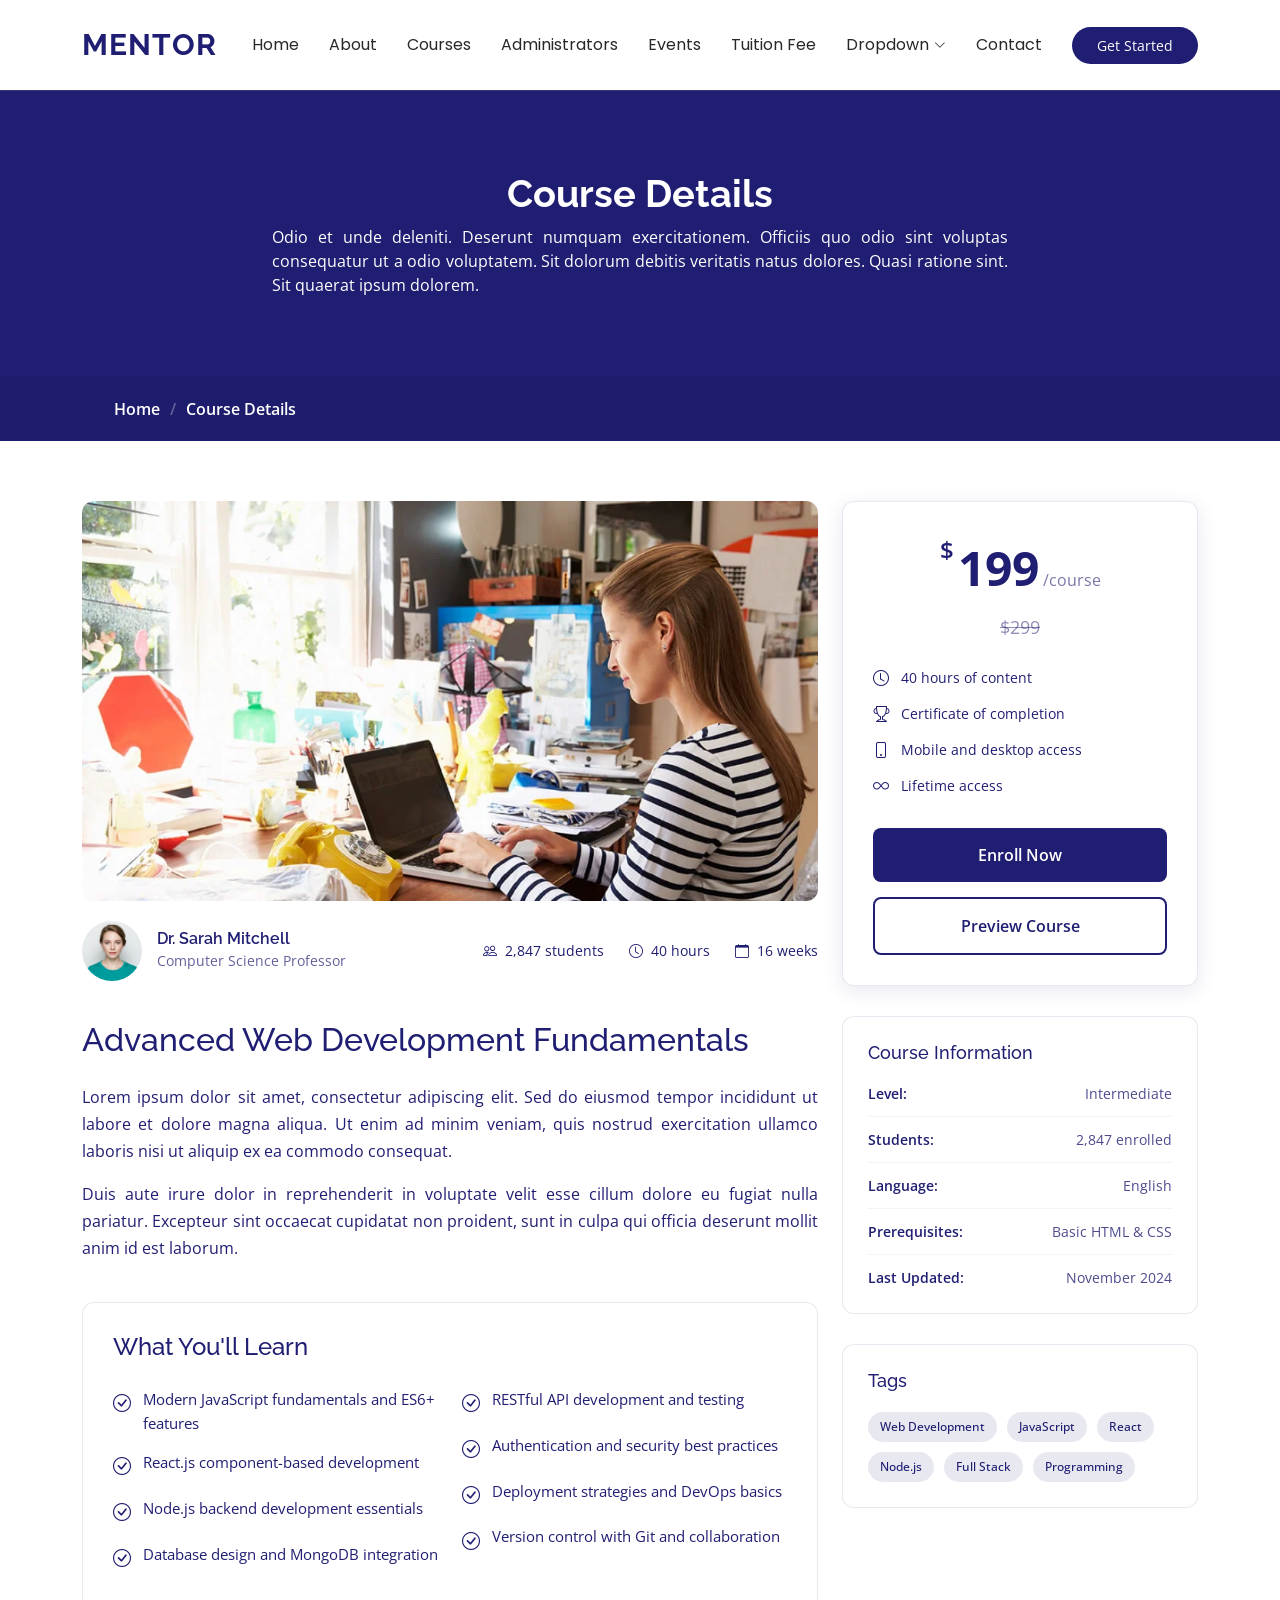
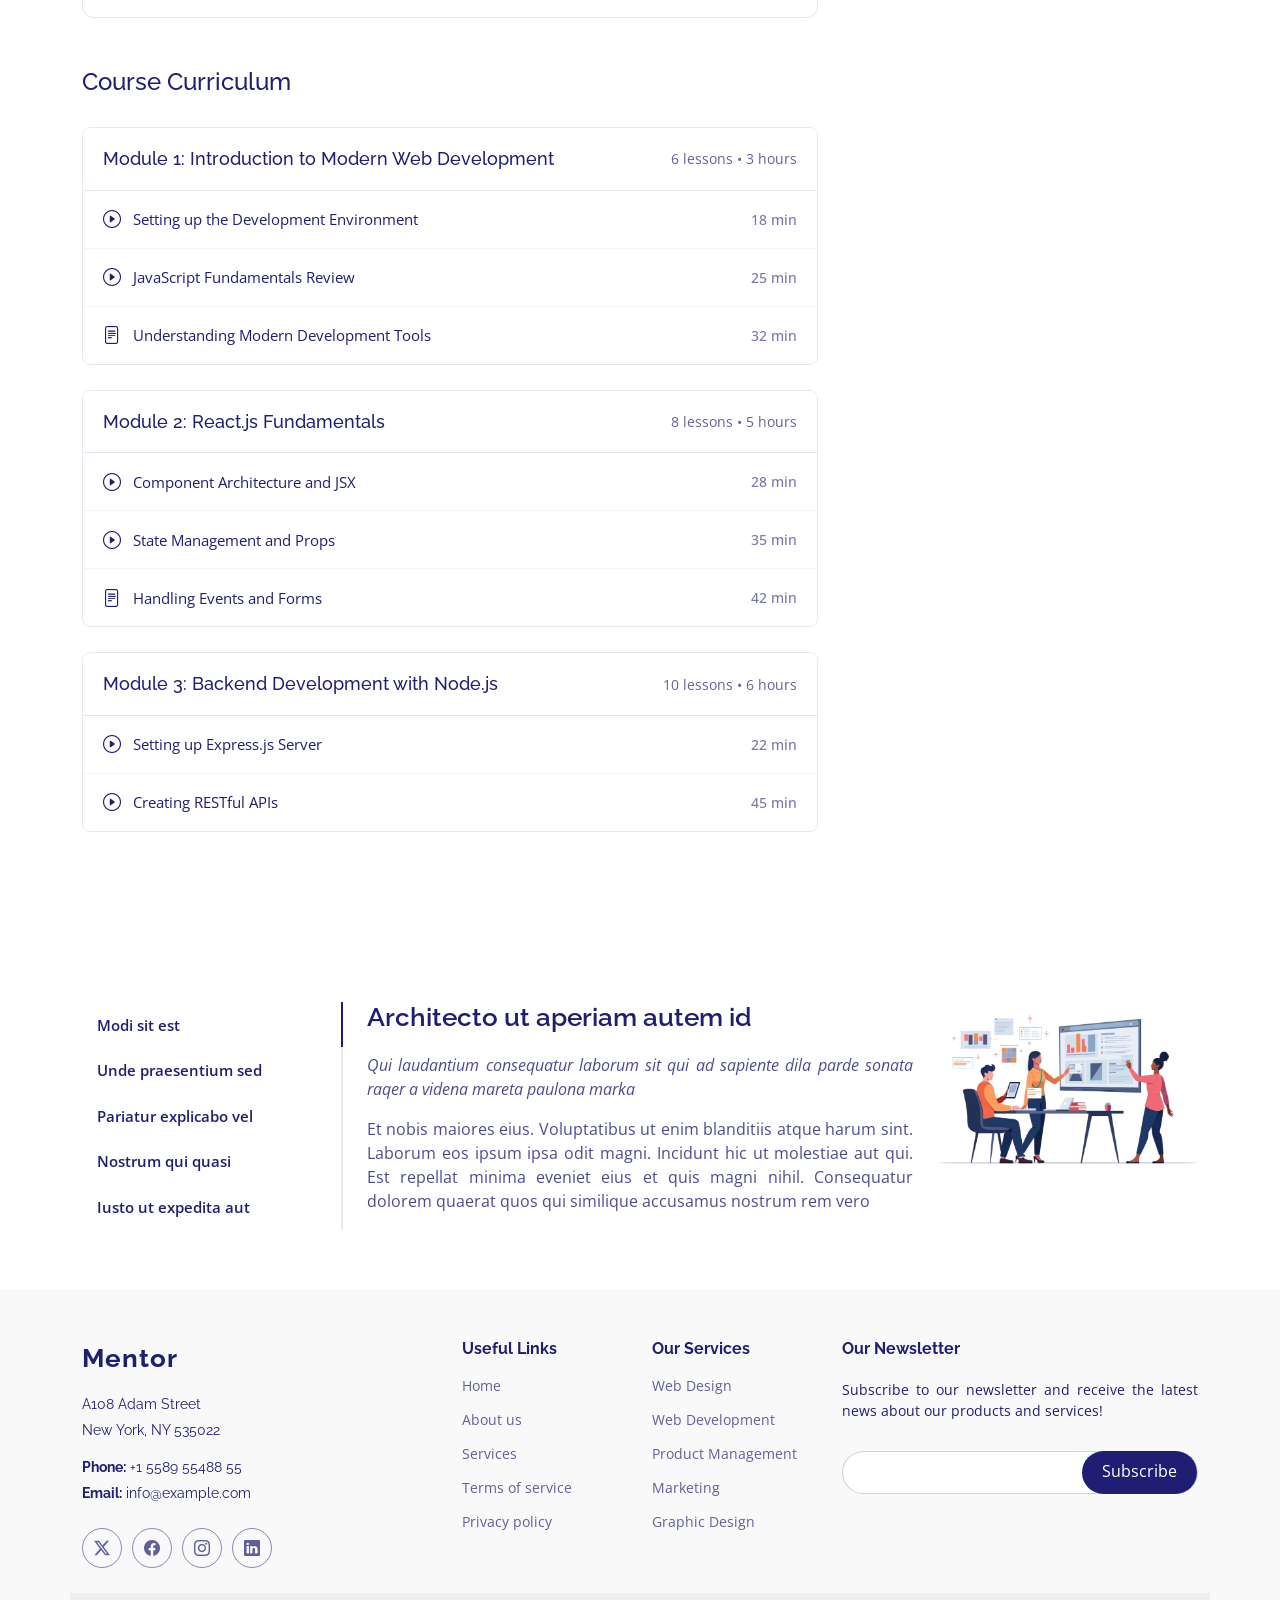
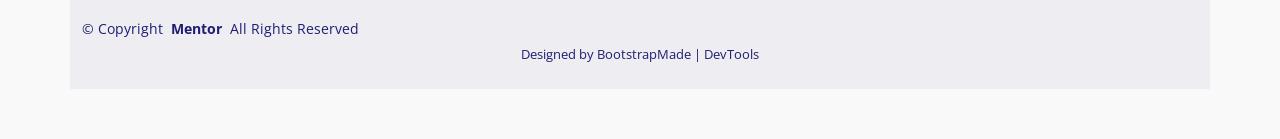
<file: course-details.html>
<!DOCTYPE html>
<html lang="en">

<head>
  <meta charset="utf-8">
  <meta content="width=device-width, initial-scale=1.0" name="viewport">
  <title>Course Details - Mentor Bootstrap Template</title>
  <meta name="description" content="">
  <meta name="keywords" content="">

  <!-- Favicons -->
  <link href="assets/img/favicon.png" rel="icon">
  <link href="assets/img/apple-touch-icon.png" rel="apple-touch-icon">

  <!-- Fonts -->
  <link href="https://fonts.googleapis.com" rel="preconnect">
  <link href="https://fonts.gstatic.com" rel="preconnect" crossorigin>
  <link href="https://fonts.googleapis.com/css2?family=Open+Sans:ital,wght@0,300;0,400;0,500;0,600;0,700;0,800;1,300;1,400;1,500;1,600;1,700;1,800&family=Poppins:ital,wght@0,100;0,200;0,300;0,400;0,500;0,600;0,700;0,800;0,900;1,100;1,200;1,300;1,400;1,500;1,600;1,700;1,800;1,900&family=Raleway:ital,wght@0,100;0,200;0,300;0,400;0,500;0,600;0,700;0,800;0,900;1,100;1,200;1,300;1,400;1,500;1,600;1,700;1,800;1,900&display=swap" rel="stylesheet">

  <!-- Vendor CSS Files -->
  <link href="assets/vendor/bootstrap/css/bootstrap.min.css" rel="stylesheet">
  <link href="assets/vendor/bootstrap-icons/bootstrap-icons.css" rel="stylesheet">
  <link href="assets/vendor/aos/aos.css" rel="stylesheet">
  <link href="assets/vendor/glightbox/css/glightbox.min.css" rel="stylesheet">
  <link href="assets/vendor/swiper/swiper-bundle.min.css" rel="stylesheet">

  <!-- Main CSS File -->
  <link href="assets/css/main.css" rel="stylesheet">

  <!-- =======================================================
  * Template Name: Mentor
  * Template URL: https://bootstrapmade.com/mentor-free-education-bootstrap-theme/
  * Updated: Jul 07 2025 with Bootstrap v5.3.7
  * Author: BootstrapMade.com
  * License: https://bootstrapmade.com/license/
  ======================================================== -->
</head>

<body class="course-details-page">

  <header id="header" class="header d-flex align-items-center sticky-top">
    <div class="container-fluid container-xl position-relative d-flex align-items-center">

      <a href="index.html" class="logo d-flex align-items-center me-auto">
        <!-- Uncomment the line below if you also wish to use an image logo -->
        <!-- <img src="assets/img/logo.webp" alt=""> -->
        <h1 class="sitename">Mentor</h1>
      </a>

      <nav id="navmenu" class="navmenu">
        <ul>
          <li><a href="index.html">Home<br></a></li>
          <li><a href="about.html">About</a></li>
          <li><a href="courses.html">Courses</a></li>
          <li><a href="trainers.html">Administrators</a></li>
          <li><a href="events.html">Events</a></li>
          <li><a href="pricing.html">Tuition Fee</a></li>
          <li class="dropdown"><a href="#"><span>Dropdown</span> <i class="bi bi-chevron-down toggle-dropdown"></i></a>
            <ul>
              <li><a href="#">Dropdown 1</a></li>
              <li class="dropdown"><a href="#"><span>Deep Dropdown</span> <i class="bi bi-chevron-down toggle-dropdown"></i></a>
                <ul>
                  <li><a href="#">Deep Dropdown 1</a></li>
                  <li><a href="#">Deep Dropdown 2</a></li>
                  <li><a href="#">Deep Dropdown 3</a></li>
                  <li><a href="#">Deep Dropdown 4</a></li>
                  <li><a href="#">Deep Dropdown 5</a></li>
                </ul>
              </li>
              <li><a href="#">Dropdown 2</a></li>
              <li><a href="#">Dropdown 3</a></li>
              <li><a href="#">Dropdown 4</a></li>
            </ul>
          </li>
          <li><a href="contact.html">Contact</a></li>
        </ul>
        <i class="mobile-nav-toggle d-xl-none bi bi-list"></i>
      </nav>

      <a class="btn-getstarted" href="courses.html">Get Started</a>

    </div>
  </header>

  <main class="main">

    <!-- Page Title -->
    <div class="page-title" data-aos="fade">
      <div class="heading">
        <div class="container">
          <div class="row d-flex justify-content-center text-center">
            <div class="col-lg-8">
              <h1>Course Details</h1>
              <p class="mb-0">Odio et unde deleniti. Deserunt numquam exercitationem. Officiis quo odio sint voluptas consequatur ut a odio voluptatem. Sit dolorum debitis veritatis natus dolores. Quasi ratione sint. Sit quaerat ipsum dolorem.</p>
            </div>
          </div>
        </div>
      </div>
      <nav class="breadcrumbs">
        <div class="container">
          <ol>
            <li><a href="index.html">Home</a></li>
            <li class="current">Course Details</li>
          </ol>
        </div>
      </nav>
    </div><!-- End Page Title -->

    <!-- Course Details Section -->
    <section id="course-details" class="course-details section">

      <div class="container" data-aos="fade-up" data-aos-delay="100">

        <div class="row">
          <div class="col-lg-8">

            <!-- Course Header -->
            <div class="course-header" data-aos="fade-up" data-aos-delay="200">
              <div class="course-image">
                <img src="assets/img/course/course-details-1.webp" alt="Course Image" class="img-fluid">
              </div>
              <div class="course-meta">
                <div class="instructor">
                  <img src="assets/img/person/person-f-3.webp" alt="Instructor" class="instructor-avatar">
                  <div class="instructor-info">
                    <h6>Dr. Sarah Mitchell</h6>
                    <span>Computer Science Professor</span>
                  </div>
                </div>
                <div class="course-stats">
                  <div class="stat-item">
                    <i class="bi bi-people"></i>
                    <span>2,847 students</span>
                  </div>
                  <div class="stat-item">
                    <i class="bi bi-clock"></i>
                    <span>40 hours</span>
                  </div>
                  <div class="stat-item">
                    <i class="bi bi-calendar"></i>
                    <span>16 weeks</span>
                  </div>
                </div>
              </div>
            </div><!-- End Course Header -->

            <!-- Course Content -->
            <div class="course-content" data-aos="fade-up" data-aos-delay="300">
              <h2>Advanced Web Development Fundamentals</h2>

              <div class="course-description">
                <p>Lorem ipsum dolor sit amet, consectetur adipiscing elit. Sed do eiusmod tempor incididunt ut labore et dolore magna aliqua. Ut enim ad minim veniam, quis nostrud exercitation ullamco laboris nisi ut aliquip ex ea commodo consequat.</p>

                <p>Duis aute irure dolor in reprehenderit in voluptate velit esse cillum dolore eu fugiat nulla pariatur. Excepteur sint occaecat cupidatat non proident, sunt in culpa qui officia deserunt mollit anim id est laborum.</p>
              </div>

              <div class="what-you-learn">
                <h3>What You'll Learn</h3>
                <div class="row">
                  <div class="col-md-6">
                    <ul class="learn-list">
                      <li><i class="bi bi-check-circle"></i>Modern JavaScript fundamentals and ES6+ features</li>
                      <li><i class="bi bi-check-circle"></i>React.js component-based development</li>
                      <li><i class="bi bi-check-circle"></i>Node.js backend development essentials</li>
                      <li><i class="bi bi-check-circle"></i>Database design and MongoDB integration</li>
                    </ul>
                  </div>
                  <div class="col-md-6">
                    <ul class="learn-list">
                      <li><i class="bi bi-check-circle"></i>RESTful API development and testing</li>
                      <li><i class="bi bi-check-circle"></i>Authentication and security best practices</li>
                      <li><i class="bi bi-check-circle"></i>Deployment strategies and DevOps basics</li>
                      <li><i class="bi bi-check-circle"></i>Version control with Git and collaboration</li>
                    </ul>
                  </div>
                </div>
              </div>

            </div><!-- End Course Content -->

            <!-- Course Curriculum -->
            <div class="course-curriculum" data-aos="fade-up" data-aos-delay="400">
              <h3>Course Curriculum</h3>

              <div class="curriculum-section">
                <div class="section-header">
                  <h4>Module 1: Introduction to Modern Web Development</h4>
                  <span class="lessons-count">6 lessons • 3 hours</span>
                </div>
                <div class="lessons">
                  <div class="lesson-item">
                    <div class="lesson-info">
                      <i class="bi bi-play-circle"></i>
                      <span>Setting up the Development Environment</span>
                    </div>
                    <span class="lesson-duration">18 min</span>
                  </div>
                  <div class="lesson-item">
                    <div class="lesson-info">
                      <i class="bi bi-play-circle"></i>
                      <span>JavaScript Fundamentals Review</span>
                    </div>
                    <span class="lesson-duration">25 min</span>
                  </div>
                  <div class="lesson-item">
                    <div class="lesson-info">
                      <i class="bi bi-file-text"></i>
                      <span>Understanding Modern Development Tools</span>
                    </div>
                    <span class="lesson-duration">32 min</span>
                  </div>
                </div>
              </div>

              <div class="curriculum-section">
                <div class="section-header">
                  <h4>Module 2: React.js Fundamentals</h4>
                  <span class="lessons-count">8 lessons • 5 hours</span>
                </div>
                <div class="lessons">
                  <div class="lesson-item">
                    <div class="lesson-info">
                      <i class="bi bi-play-circle"></i>
                      <span>Component Architecture and JSX</span>
                    </div>
                    <span class="lesson-duration">28 min</span>
                  </div>
                  <div class="lesson-item">
                    <div class="lesson-info">
                      <i class="bi bi-play-circle"></i>
                      <span>State Management and Props</span>
                    </div>
                    <span class="lesson-duration">35 min</span>
                  </div>
                  <div class="lesson-item">
                    <div class="lesson-info">
                      <i class="bi bi-file-text"></i>
                      <span>Handling Events and Forms</span>
                    </div>
                    <span class="lesson-duration">42 min</span>
                  </div>
                </div>
              </div>

              <div class="curriculum-section">
                <div class="section-header">
                  <h4>Module 3: Backend Development with Node.js</h4>
                  <span class="lessons-count">10 lessons • 6 hours</span>
                </div>
                <div class="lessons">
                  <div class="lesson-item">
                    <div class="lesson-info">
                      <i class="bi bi-play-circle"></i>
                      <span>Setting up Express.js Server</span>
                    </div>
                    <span class="lesson-duration">22 min</span>
                  </div>
                  <div class="lesson-item">
                    <div class="lesson-info">
                      <i class="bi bi-play-circle"></i>
                      <span>Creating RESTful APIs</span>
                    </div>
                    <span class="lesson-duration">45 min</span>
                  </div>
                </div>
              </div>

            </div><!-- End Course Curriculum -->

          </div>

          <div class="col-lg-4">

            <!-- Course Sidebar -->
            <div class="course-sidebar" data-aos="fade-up" data-aos-delay="200">

              <!-- Pricing Card -->
              <div class="pricing-card">
                <div class="price">
                  <span class="currency">$</span>
                  <span class="amount">199</span>
                  <span class="period">/course</span>
                </div>
                <div class="original-price">$299</div>

                <div class="course-features">
                  <div class="feature">
                    <i class="bi bi-clock"></i>
                    <span>40 hours of content</span>
                  </div>
                  <div class="feature">
                    <i class="bi bi-trophy"></i>
                    <span>Certificate of completion</span>
                  </div>
                  <div class="feature">
                    <i class="bi bi-phone"></i>
                    <span>Mobile and desktop access</span>
                  </div>
                  <div class="feature">
                    <i class="bi bi-infinity"></i>
                    <span>Lifetime access</span>
                  </div>
                </div>

                <button class="btn-enroll">Enroll Now</button>
                <button class="btn-preview">Preview Course</button>
              </div><!-- End Pricing Card -->

              <!-- Course Info -->
              <div class="course-info-card">
                <h4>Course Information</h4>
                <div class="info-item">
                  <span class="label">Level:</span>
                  <span class="value">Intermediate</span>
                </div>
                <div class="info-item">
                  <span class="label">Students:</span>
                  <span class="value">2,847 enrolled</span>
                </div>
                <div class="info-item">
                  <span class="label">Language:</span>
                  <span class="value">English</span>
                </div>
                <div class="info-item">
                  <span class="label">Prerequisites:</span>
                  <span class="value">Basic HTML &amp; CSS</span>
                </div>
                <div class="info-item">
                  <span class="label">Last Updated:</span>
                  <span class="value">November 2024</span>
                </div>
              </div><!-- End Course Info -->

              <!-- Tags -->
              <div class="course-tags">
                <h4>Tags</h4>
                <div class="tags-list">
                  <span class="tag">Web Development</span>
                  <span class="tag">JavaScript</span>
                  <span class="tag">React</span>
                  <span class="tag">Node.js</span>
                  <span class="tag">Full Stack</span>
                  <span class="tag">Programming</span>
                </div>
              </div><!-- End Tags -->

            </div><!-- End Course Sidebar -->

          </div>

        </div>

      </div>

    </section><!-- /Course Details Section -->

    <!-- Tabs Section -->
    <section id="tabs" class="tabs section">

      <div class="container" data-aos="fade-up" data-aos-delay="100">

        <div class="row">
          <div class="col-lg-3">
            <ul class="nav nav-tabs flex-column">
              <li class="nav-item">
                <a class="nav-link active show" data-bs-toggle="tab" href="#tab-1">Modi sit est</a>
              </li>
              <li class="nav-item">
                <a class="nav-link" data-bs-toggle="tab" href="#tab-2">Unde praesentium sed</a>
              </li>
              <li class="nav-item">
                <a class="nav-link" data-bs-toggle="tab" href="#tab-3">Pariatur explicabo vel</a>
              </li>
              <li class="nav-item">
                <a class="nav-link" data-bs-toggle="tab" href="#tab-4">Nostrum qui quasi</a>
              </li>
              <li class="nav-item">
                <a class="nav-link" data-bs-toggle="tab" href="#tab-5">Iusto ut expedita aut</a>
              </li>
            </ul>
          </div>
          <div class="col-lg-9 mt-4 mt-lg-0">
            <div class="tab-content">
              <div class="tab-pane active show" id="tab-1">
                <div class="row">
                  <div class="col-lg-8 details order-2 order-lg-1">
                    <h3>Architecto ut aperiam autem id</h3>
                    <p class="fst-italic">Qui laudantium consequatur laborum sit qui ad sapiente dila parde sonata raqer a videna mareta paulona marka</p>
                    <p>Et nobis maiores eius. Voluptatibus ut enim blanditiis atque harum sint. Laborum eos ipsum ipsa odit magni. Incidunt hic ut molestiae aut qui. Est repellat minima eveniet eius et quis magni nihil. Consequatur dolorem quaerat quos qui similique accusamus nostrum rem vero</p>
                  </div>
                  <div class="col-lg-4 text-center order-1 order-lg-2">
                    <img src="assets/img/illustration/illustration-13.webp" alt="" class="img-fluid">
                  </div>
                </div>
              </div>
              <div class="tab-pane" id="tab-2">
                <div class="row">
                  <div class="col-lg-8 details order-2 order-lg-1">
                    <h3>Et blanditiis nemo veritatis excepturi</h3>
                    <p class="fst-italic">Qui laudantium consequatur laborum sit qui ad sapiente dila parde sonata raqer a videna mareta paulona marka</p>
                    <p>Ea ipsum voluptatem consequatur quis est. Illum error ullam omnis quia et reiciendis sunt sunt est. Non aliquid repellendus itaque accusamus eius et velit ipsa voluptates. Optio nesciunt eaque beatae accusamus lerode pakto madirna desera vafle de nideran pal</p>
                  </div>
                  <div class="col-lg-4 text-center order-1 order-lg-2">
                    <img src="assets/img/illustration/illustration-11.webp" alt="" class="img-fluid">
                  </div>
                </div>
              </div>
              <div class="tab-pane" id="tab-3">
                <div class="row">
                  <div class="col-lg-8 details order-2 order-lg-1">
                    <h3>Impedit facilis occaecati odio neque aperiam sit</h3>
                    <p class="fst-italic">Eos voluptatibus quo. Odio similique illum id quidem non enim fuga. Qui natus non sunt dicta dolor et. In asperiores velit quaerat perferendis aut</p>
                    <p>Iure officiis odit rerum. Harum sequi eum illum corrupti culpa veritatis quisquam. Neque necessitatibus illo rerum eum ut. Commodi ipsam minima molestiae sed laboriosam a iste odio. Earum odit nesciunt fugiat sit ullam. Soluta et harum voluptatem optio quae</p>
                  </div>
                  <div class="col-lg-4 text-center order-1 order-lg-2">
                    <img src="assets/img/illustration/illustration-14.webp" alt="" class="img-fluid">
                  </div>
                </div>
              </div>
              <div class="tab-pane" id="tab-4">
                <div class="row">
                  <div class="col-lg-8 details order-2 order-lg-1">
                    <h3>Fuga dolores inventore laboriosam ut est accusamus laboriosam dolore</h3>
                    <p class="fst-italic">Totam aperiam accusamus. Repellat consequuntur iure voluptas iure porro quis delectus</p>
                    <p>Eaque consequuntur consequuntur libero expedita in voluptas. Nostrum ipsam necessitatibus aliquam fugiat debitis quis velit. Eum ex maxime error in consequatur corporis atque. Eligendi asperiores sed qui veritatis aperiam quia a laborum inventore</p>
                  </div>
                  <div class="col-lg-4 text-center order-1 order-lg-2">
                    <img src="assets/img/illustration/illustration-12.webp" alt="" class="img-fluid">
                  </div>
                </div>
              </div>
              <div class="tab-pane" id="tab-5">
                <div class="row">
                  <div class="col-lg-8 details order-2 order-lg-1">
                    <h3>Est eveniet ipsam sindera pad rone matrelat sando reda</h3>
                    <p class="fst-italic">Omnis blanditiis saepe eos autem qui sunt debitis porro quia.</p>
                    <p>Exercitationem nostrum omnis. Ut reiciendis repudiandae minus. Omnis recusandae ut non quam ut quod eius qui. Ipsum quia odit vero atque qui quibusdam amet. Occaecati sed est sint aut vitae molestiae voluptate vel</p>
                  </div>
                  <div class="col-lg-4 text-center order-1 order-lg-2">
                    <img src="assets/img/illustration/illustration-10.webp" alt="" class="img-fluid">
                  </div>
                </div>
              </div>
            </div>
          </div>
        </div>

      </div>

    </section><!-- /Tabs Section -->

  </main>

  <footer id="footer" class="footer position-relative light-background">

    <div class="container footer-top">
      <div class="row gy-4">
        <div class="col-lg-4 col-md-6 footer-about">
          <a href="index.html" class="logo d-flex align-items-center">
            <span class="sitename">Mentor</span>
          </a>
          <div class="footer-contact pt-3">
            <p>A108 Adam Street</p>
            <p>New York, NY 535022</p>
            <p class="mt-3"><strong>Phone:</strong> <span>+1 5589 55488 55</span></p>
            <p><strong>Email:</strong> <span>info@example.com</span></p>
          </div>
          <div class="social-links d-flex mt-4">
            <a href=""><i class="bi bi-twitter-x"></i></a>
            <a href=""><i class="bi bi-facebook"></i></a>
            <a href=""><i class="bi bi-instagram"></i></a>
            <a href=""><i class="bi bi-linkedin"></i></a>
          </div>
        </div>

        <div class="col-lg-2 col-md-3 footer-links">
          <h4>Useful Links</h4>
          <ul>
            <li><a href="#">Home</a></li>
            <li><a href="#">About us</a></li>
            <li><a href="#">Services</a></li>
            <li><a href="#">Terms of service</a></li>
            <li><a href="#">Privacy policy</a></li>
          </ul>
        </div>

        <div class="col-lg-2 col-md-3 footer-links">
          <h4>Our Services</h4>
          <ul>
            <li><a href="#">Web Design</a></li>
            <li><a href="#">Web Development</a></li>
            <li><a href="#">Product Management</a></li>
            <li><a href="#">Marketing</a></li>
            <li><a href="#">Graphic Design</a></li>
          </ul>
        </div>

        <div class="col-lg-4 col-md-12 footer-newsletter">
          <h4>Our Newsletter</h4>
          <p>Subscribe to our newsletter and receive the latest news about our products and services!</p>
          <form action="#" method="post" class="email-form">
            <div class="newsletter-form"><input type="email" name="email"><input type="submit" value="Subscribe"></div>
            <div class="loading">Loading</div>
            <div class="error-message"></div>
            <div class="sent-message">Your subscription request has been sent. Thank you!</div>
          </form>
        </div>

      </div>
    </div>

    <div class="container copyright text-center mt-4">
      <p>© <span>Copyright</span> <strong class="px-1 sitename">Mentor</strong> <span>All Rights Reserved</span></p>
      <div class="credits">
        <!-- All the links in the footer should remain intact. -->
        <!-- You can delete the links only if you've purchased the pro version. -->
        <!-- Licensing information: https://bootstrapmade.com/license/ -->
        Designed by <a href="https://bootstrapmade.com/">BootstrapMade</a> | <a href="https://bootstrapmade.com/tools/">DevTools</a>
      </div>
    </div>

  </footer>

  <!-- Scroll Top -->
  <a href="#" id="scroll-top" class="scroll-top d-flex align-items-center justify-content-center"><i class="bi bi-arrow-up-short"></i></a>

  <!-- Preloader -->
  <div id="preloader"></div>

  <!-- Vendor JS Files -->
  <script src="assets/vendor/bootstrap/js/bootstrap.bundle.min.js"></script>
  <script src="assets/vendor/aos/aos.js"></script>
  <script src="assets/vendor/glightbox/js/glightbox.min.js"></script>
  <script src="assets/vendor/purecounter/purecounter_vanilla.js"></script>
  <script src="assets/vendor/swiper/swiper-bundle.min.js"></script>

  <!-- Main JS File -->
  <script src="assets/js/main.js"></script>

</body>

</html>
</file>
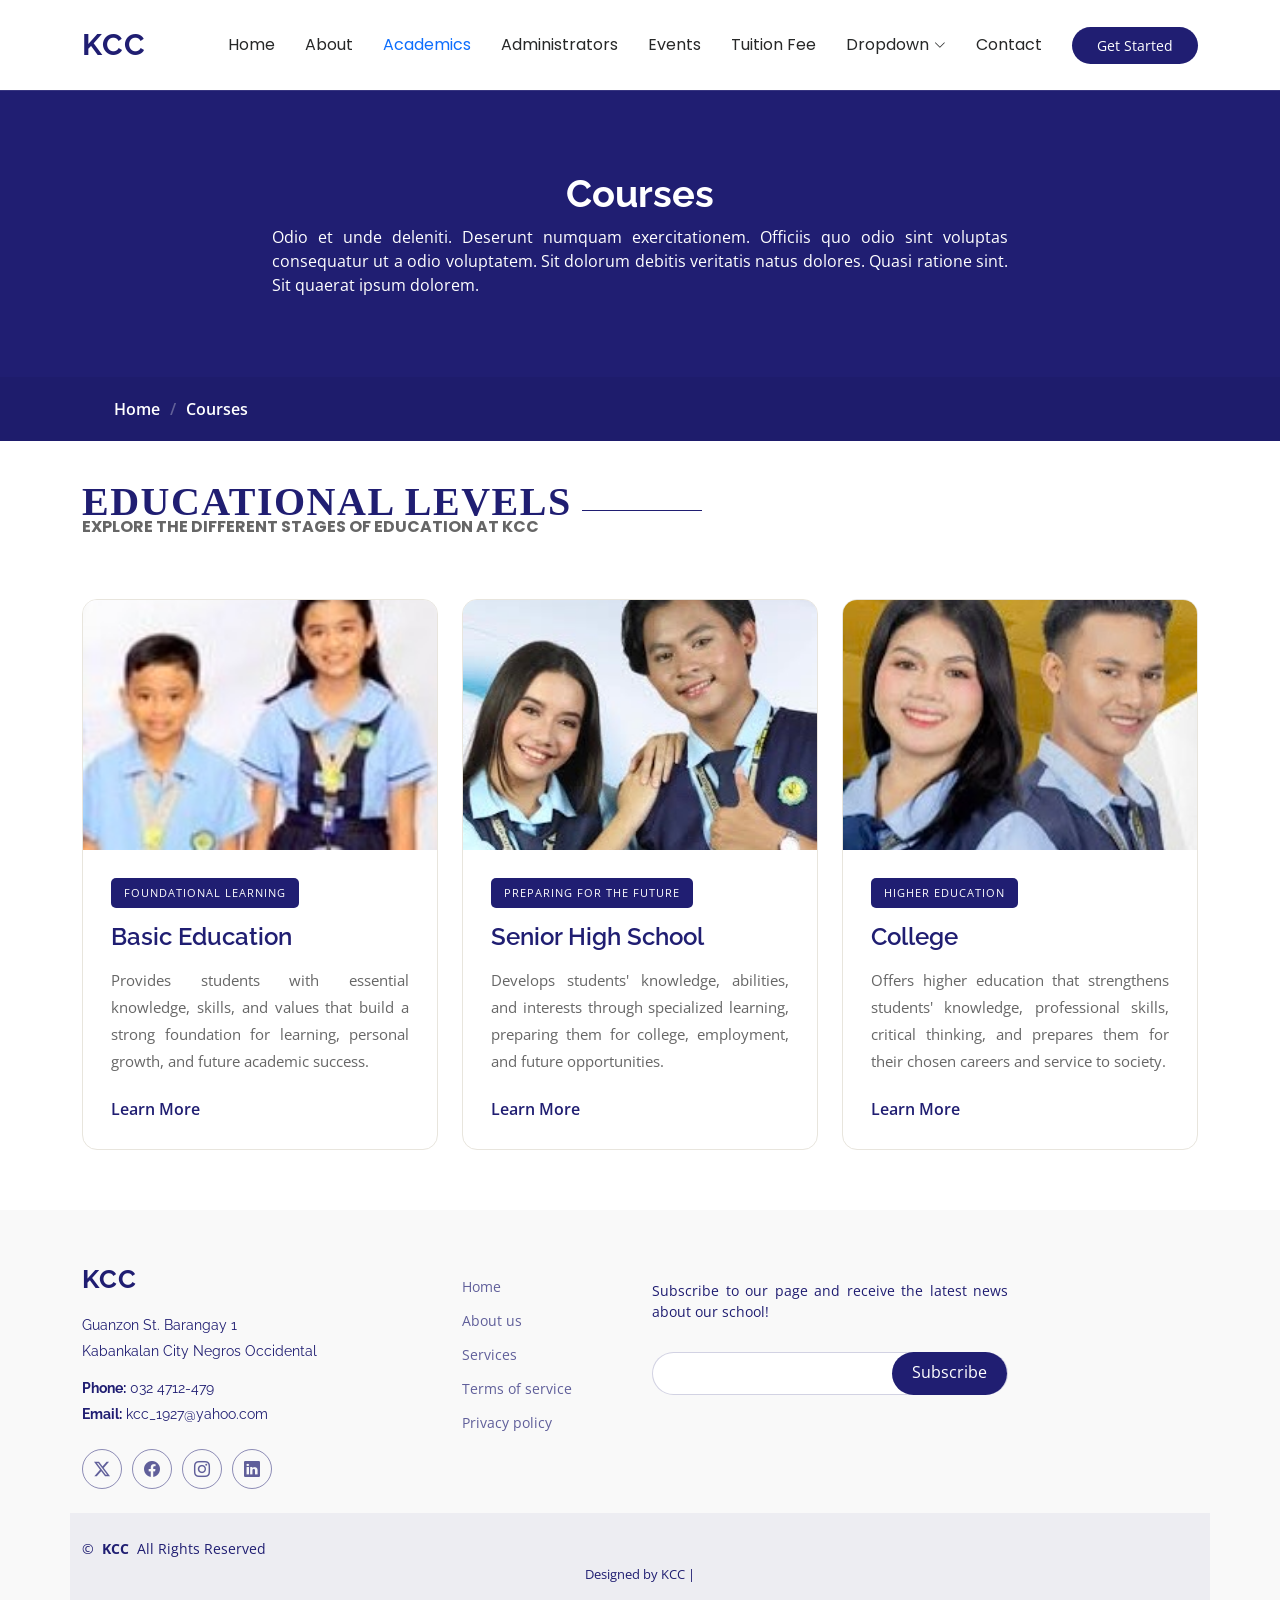
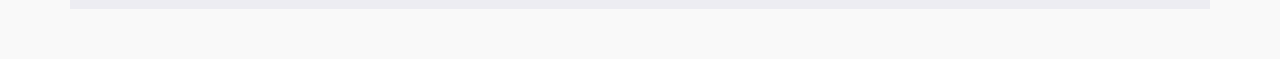
<file: courses.html>
<!DOCTYPE html>
<html lang="en">

<head>
  <meta charset="utf-8">
  <meta content="width=device-width, initial-scale=1.0" name="viewport">
  <title>Courses - Mentor Bootstrap Template</title>
  <meta name="description" content="">
  <meta name="keywords" content="">

  <!-- Favicons -->
  <link href="assets/img/favicon.png" rel="icon">
  <link href="assets/img/apple-touch-icon.png" rel="apple-touch-icon">

  <!-- Fonts -->
  <link href="https://fonts.googleapis.com" rel="preconnect">
  <link href="https://fonts.gstatic.com" rel="preconnect" crossorigin>
  <link
    href="https://fonts.googleapis.com/css2?family=Open+Sans:ital,wght@0,300;0,400;0,500;0,600;0,700;0,800;1,300;1,400;1,500;1,600;1,700;1,800&family=Poppins:ital,wght@0,100;0,200;0,300;0,400;0,500;0,600;0,700;0,800;0,900;1,100;1,200;1,300;1,400;1,500;1,600;1,700;1,800;1,900&family=Raleway:ital,wght@0,100;0,200;0,300;0,400;0,500;0,600;0,700;0,800;0,900;1,100;1,200;1,300;1,400;1,500;1,600;1,700;1,800;1,900&display=swap"
    rel="stylesheet">

  <!-- Vendor CSS Files -->
  <link href="assets/vendor/bootstrap/css/bootstrap.min.css" rel="stylesheet">
  <link href="assets/vendor/bootstrap-icons/bootstrap-icons.css" rel="stylesheet">
  <link href="assets/vendor/aos/aos.css" rel="stylesheet">
  <link href="assets/vendor/glightbox/css/glightbox.min.css" rel="stylesheet">
  <link href="assets/vendor/swiper/swiper-bundle.min.css" rel="stylesheet">

  <!-- Main CSS File -->
  <link href="assets/css/main.css" rel="stylesheet">

  <!-- =======================================================
  * Template Name: Mentor
  * Template URL: https://bootstrapmade.com/mentor-free-education-bootstrap-theme/
  * Updated: Jul 07 2025 with Bootstrap v5.3.7
  * Author: BootstrapMade.com
  * License: https://bootstrapmade.com/license/
  ======================================================== -->
</head>

<body class="courses-page">

  <header id="header" class="header d-flex align-items-center sticky-top">
    <div class="container-fluid container-xl position-relative d-flex align-items-center">

      <a href="index.html" class="logo d-flex align-items-center me-auto">
        <!-- Uncomment the line below if you also wish to use an image logo -->
        <!-- <img src="assets/img/logo.webp" alt=""> -->
        <h1 class="sitename">KCC</h1>
      </a>

      <nav id="navmenu" class="navmenu">
        <ul>
          <li><a href="index.html">Home<br></a></li>
          <li><a href="about.html">About</a></li>
          <li><a href="courses.html" class="active">Academics</a></li>
          <li><a href="trainers.html">Administrators</a></li>
          <li><a href="events.html">Events</a></li>
          <li><a href="pricing.html">Tuition Fee</a></li>
          <li class="dropdown"><a href="#"><span>Dropdown</span> <i class="bi bi-chevron-down toggle-dropdown"></i></a>
            <ul>
              <li><a href="#">Dropdown 1</a></li>
              <li class="dropdown"><a href="#"><span>Deep Dropdown</span> <i
                    class="bi bi-chevron-down toggle-dropdown"></i></a>
                <ul>
                  <li><a href="#">Deep Dropdown 1</a></li>
                  <li><a href="#">Deep Dropdown 2</a></li>
                  <li><a href="#">Deep Dropdown 3</a></li>
                  <li><a href="#">Deep Dropdown 4</a></li>
                  <li><a href="#">Deep Dropdown 5</a></li>
                </ul>
              </li>
              <li><a href="#">Dropdown 2</a></li>
              <li><a href="#">Dropdown 3</a></li>
              <li><a href="#">Dropdown 4</a></li>
            </ul>
          </li>
          <li><a href="contact.html">Contact</a></li>
        </ul>
        <i class="mobile-nav-toggle d-xl-none bi bi-list"></i>
      </nav>

      <a class="btn-getstarted" href="courses.html">Get Started</a>

    </div>
  </header>

  <main class="main">

    <!-- Page Title -->
    <div class="page-title" data-aos="fade">
      <div class="heading">
        <div class="container">
          <div class="row d-flex justify-content-center text-center">
            <div class="col-lg-8">
              <h1>Courses</h1>
              <p class="mb-0">Odio et unde deleniti. Deserunt numquam exercitationem. Officiis quo odio sint voluptas
                consequatur ut a odio voluptatem. Sit dolorum debitis veritatis natus dolores. Quasi ratione sint. Sit
                quaerat ipsum dolorem.</p>
            </div>
          </div>
        </div>
      </div>
      <nav class="breadcrumbs">
        <div class="container">
          <ol>
            <li><a href="index.html">Home</a></li>
            <li class="current">Courses</li>
          </ol>
        </div>
      </nav>
    </div><!-- End Page Title -->

<!-- Educational Levels Section -->
<section id="educational-levels" class="educational-levels section">

  <div class="container">

    <div class="section-title">
      <h2>Educational Levels</h2>
      <p>Explore the different stages of education at KCC</p>
    </div>

    <div class="row gy-4">

      <!-- BASIC EDUCATION -->
      <div class="col-lg-4 col-md-6">
        <div class="education-card">

          <div class="education-image">
            <img src="assets/img/elem.jpg.jpeg"
                 alt="Basic Education">
          </div>

          <div class="education-content">
            <span class="education-label">FOUNDATIONAL LEARNING</span>

            <h3>Basic Education</h3>

            <p>
              Provides students with essential knowledge, skills,
              and values that build a strong foundation for learning,
              personal growth, and future academic success.
            </p>

            <a href="#" class="education-link">
              Learn More
            </a>
          </div>

        </div>
      </div>

      <!-- SENIOR HIGH SCHOOL -->
      <div class="col-lg-4 col-md-6">
        <div class="education-card">

          <div class="education-image">
            <img src="assets/img/sh.jpg.jpeg"
                 alt="Senior High School">
          </div>

          <div class="education-content">
            <span class="education-label">PREPARING FOR THE FUTURE</span>

            <h3>Senior High School</h3>

            <p>
              Develops students' knowledge, abilities, and interests
              through specialized learning, preparing them for college,
              employment, and future opportunities.
            </p>

            <a href="#" class="education-link">
              Learn More
            </a>
          </div>

        </div>
      </div>

      <!-- COLLEGE -->
      <div class="col-lg-4 col-md-6">
        <div class="education-card">

          <div class="education-image">
            <img src="assets/img/college.jpg.jpeg"
                 alt="College Education">
          </div>

          <div class="education-content">
            <span class="education-label">HIGHER EDUCATION</span>

            <h3>College</h3>

            <p>
              Offers higher education that strengthens students'
              knowledge, professional skills, critical thinking,
              and prepares them for their chosen careers and service to society.
            </p>

            <a href="#" class="education-link">
              Learn More
            </a>
          </div>

        </div>
      </div>

    </div>
  </div>

</section>


    
        </div>

      </div>

    </section><!-- /Courses Section -->

  </main>

  <footer id="footer" class="footer position-relative light-background">

    <div class="container footer-top">
      <div class="row gy-4">
        <div class="col-lg-4 col-md-6 footer-about">
          <a href="index.html" class="logo d-flex align-items-center">
            <span class="sitename">KCC</span>
          </a>
          <div class="footer-contact pt-3">
            <p>Guanzon St. Barangay 1</p>
            <p>Kabankalan City Negros Occidental</p>
            <p class="mt-3"><strong>Phone:</strong> <span>032 4712-479</span></p>
            <p><strong>Email:</strong> <span>kcc_1927@yahoo.com</span></p>
          </div>
          <div class="social-links d-flex mt-4">
            <a href=""><i class="bi bi-twitter-x"></i></a>
            <a href=""><i class="bi bi-facebook"></i></a>
            <a href=""><i class="bi bi-instagram"></i></a>
            <a href=""><i class="bi bi-linkedin"></i></a>
          </div>
        </div>

        <div class="col-lg-2 col-md-3 footer-links">
          <h4></h4>
          <ul>
            <li><a href="#">Home</a></li>
            <li><a href="#">About us</a></li>
            <li><a href="#">Services</a></li>
            <li><a href="#">Terms of service</a></li>
            <li><a href="#">Privacy policy</a></li>
          </ul>
        </div>

        

        <div class="col-lg-4 col-md-12 footer-newsletter">
          <h4></h4>
          <p>Subscribe to our page and receive the latest news about our school!</p>
          <form action="#" method="post" class="email-form">
            <div class="newsletter-form"><input type="email" name="email"><input type="submit" value="Subscribe"></div>
            <div class="loading">Loading</div>
            <div class="error-message"></div>
            <div class="sent-message">Your subscription request has been sent. Thank you!</div>
          </form>
        </div>

      </div>
    </div>

    <div class="container copyright text-center mt-4">
      <p>© <span></span> <strong class="px-1 sitename">KCC</strong> <span>All Rights Reserved</span></p>
      <div class="credits">
        <!-- All the links in the footer should remain intact. -->
        <!-- You can delete the links only if you've purchased the pro version. -->
        <!-- Licensing information: https://bootstrapmade.com/license/ -->
        Designed by <a href="https://bootstrapmade.com/">KCC</a> | <a
          href="https://bootstrapmade.com/tools/"></a>
      </div>
    </div>

  </footer>

  <!-- Scroll Top -->
  <a href="#" id="scroll-top" class="scroll-top d-flex align-items-center justify-content-center"><i
      class="bi bi-arrow-up-short"></i></a>

  <!-- Preloader -->
  <div id="preloader"></div>

  <!-- Vendor JS Files -->
  <script src="assets/vendor/bootstrap/js/bootstrap.bundle.min.js"></script>
  <script src="assets/vendor/aos/aos.js"></script>
  <script src="assets/vendor/glightbox/js/glightbox.min.js"></script>
  <script src="assets/vendor/purecounter/purecounter_vanilla.js"></script>
  <script src="assets/vendor/swiper/swiper-bundle.min.js"></script>

  <!-- Main JS File -->
  <script src="assets/js/main.js"></script>

</body>

</html>
</file>
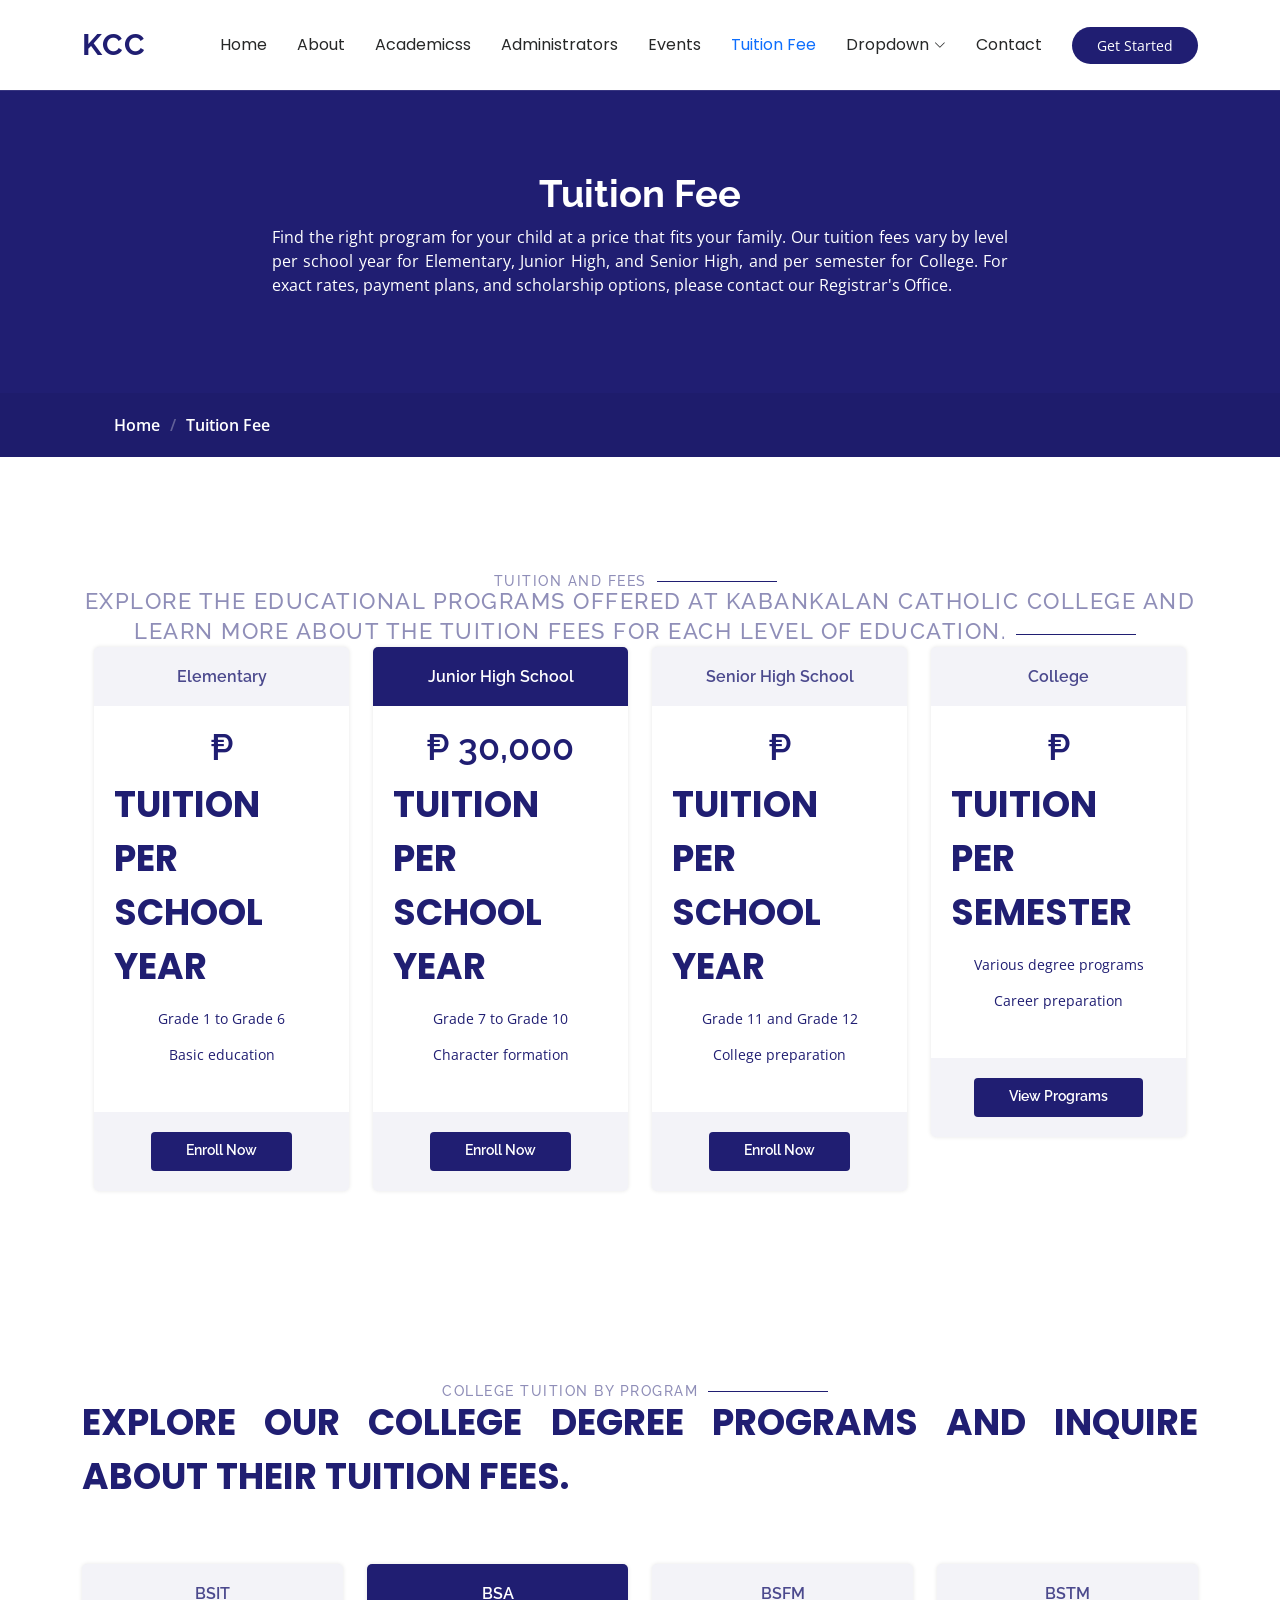
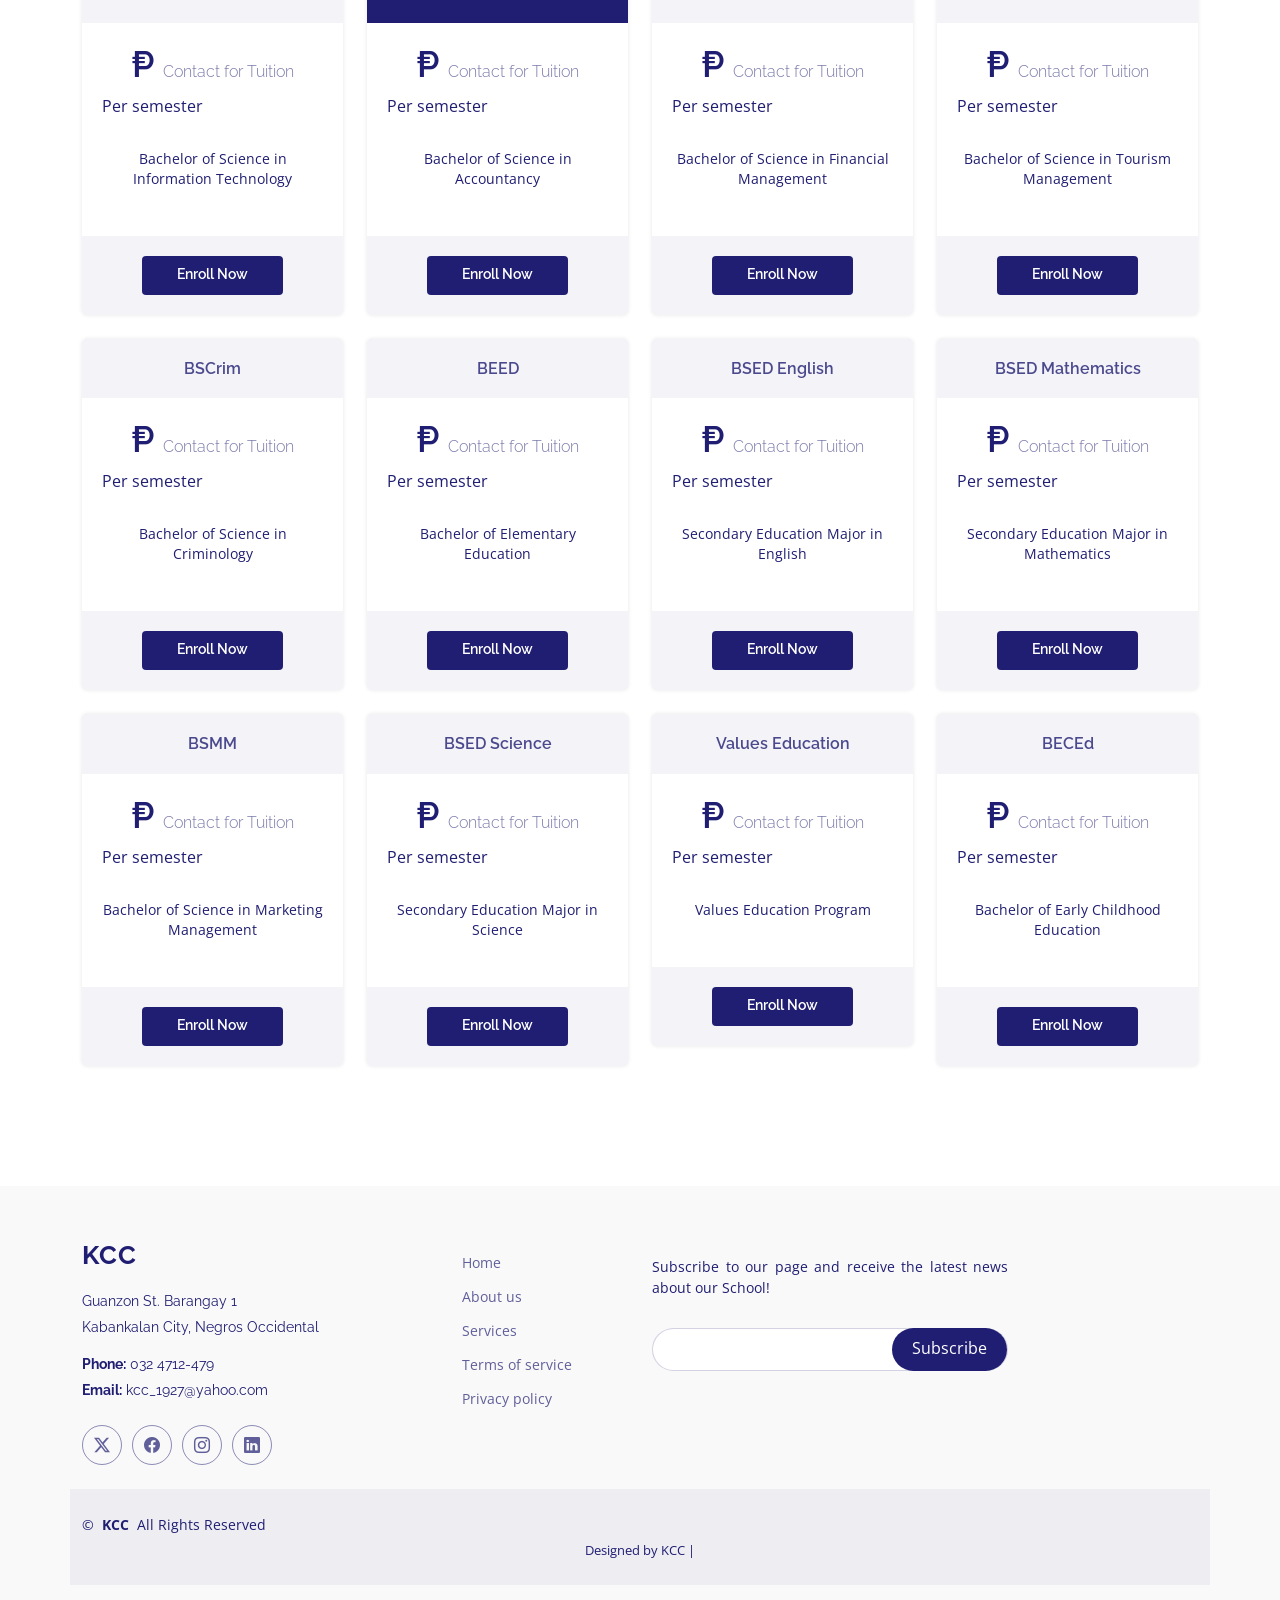
<file: pricing.html>
<!DOCTYPE html>
<html lang="en">

<head>
  <meta charset="utf-8">
  <meta content="width=device-width, initial-scale=1.0" name="viewport">
  <title>Pricing - Mentor Bootstrap Template</title>
  <meta name="description" content="">
  <meta name="keywords" content="">

  <!-- Favicons -->
  <link href="assets/img/favicon.png" rel="icon">
  <link href="assets/img/apple-touch-icon.png" rel="apple-touch-icon">

  <!-- Fonts -->
  <link href="https://fonts.googleapis.com" rel="preconnect">
  <link href="https://fonts.gstatic.com" rel="preconnect" crossorigin>
  <link href="https://fonts.googleapis.com/css2?family=Open+Sans:ital,wght@0,300;0,400;0,500;0,600;0,700;0,800;1,300;1,400;1,500;1,600;1,700;1,800&family=Poppins:ital,wght@0,100;0,200;0,300;0,400;0,500;0,600;0,700;0,800;0,900;1,100;1,200;1,300;1,400;1,500;1,600;1,700;1,800;1,900&family=Raleway:ital,wght@0,100;0,200;0,300;0,400;0,500;0,600;0,700;0,800;0,900;1,100;1,200;1,300;1,400;1,500;1,600;1,700;1,800;1,900&display=swap" rel="stylesheet">

  <!-- Vendor CSS Files -->
  <link href="assets/vendor/bootstrap/css/bootstrap.min.css" rel="stylesheet">
  <link href="assets/vendor/bootstrap-icons/bootstrap-icons.css" rel="stylesheet">
  <link href="assets/vendor/aos/aos.css" rel="stylesheet">
  <link href="assets/vendor/glightbox/css/glightbox.min.css" rel="stylesheet">
  <link href="assets/vendor/swiper/swiper-bundle.min.css" rel="stylesheet">

  <!-- Main CSS File -->
  <link href="assets/css/main.css" rel="stylesheet">

  <!-- =======================================================
  * Template Name: Mentor
  * Template URL: https://bootstrapmade.com/mentor-free-education-bootstrap-theme/
  * Updated: Jul 07 2025 with Bootstrap v5.3.7
  * Author: BootstrapMade.com
  * License: https://bootstrapmade.com/license/
  ======================================================== -->
</head>

<body class="pricing-page">

  <header id="header" class="header d-flex align-items-center sticky-top">
    <div class="container-fluid container-xl position-relative d-flex align-items-center">

      <a href="index.html" class="logo d-flex align-items-center me-auto">
        <!-- Uncomment the line below if you also wish to use an image logo -->
        <!-- <img src="assets/img/logo.webp" alt=""> -->
        <h1 class="sitename">KCC</h1>
      </a>

      <nav id="navmenu" class="navmenu">
        <ul>
          <li><a href="index.html">Home<br></a></li>
          <li><a href="about.html">About</a></li>
          <li><a href="courses.html">Academicss</a></li>
          <li><a href="trainers.html">Administrators</a></li>
          <li><a href="events.html">Events</a></li>
          <li><a href="pricing.html" class="active">Tuition Fee</a></li>
          <li class="dropdown"><a href="#"><span>Dropdown</span> <i class="bi bi-chevron-down toggle-dropdown"></i></a>
            <ul>
              <li><a href="#">Dropdown 1</a></li>
              <li class="dropdown"><a href="#"><span>Deep Dropdown</span> <i class="bi bi-chevron-down toggle-dropdown"></i></a>
                <ul>
                  <li><a href="#">Deep Dropdown 1</a></li>
                  <li><a href="#">Deep Dropdown 2</a></li>
                  <li><a href="#">Deep Dropdown 3</a></li>
                  <li><a href="#">Deep Dropdown 4</a></li>
                  <li><a href="#">Deep Dropdown 5</a></li>
                </ul>
              </li>
              <li><a href="#">Dropdown 2</a></li>
              <li><a href="#">Dropdown 3</a></li>
              <li><a href="#">Dropdown 4</a></li>
            </ul>
          </li>
          <li><a href="contact.html">Contact</a></li>
        </ul>
        <i class="mobile-nav-toggle d-xl-none bi bi-list"></i>
      </nav>

      <a class="btn-getstarted" href="courses.html">Get Started</a>

    </div>
  </header>

  <main class="main">

    <!-- Page Title -->
    <div class="page-title" data-aos="fade">
      <div class="heading">
        <div class="container">
          <div class="row d-flex justify-content-center text-center">
            <div class="col-lg-8">
              <h1>Tuition Fee</h1>
              <p class="mb-0"><p>Find the right program for your child at a price that fits your family. Our tuition fees vary by level per school year for Elementary, Junior High, and Senior High, and per semester for College. For exact rates, payment plans, and scholarship options, please contact our Registrar's Office.</p></p>
            </div>
          </div>
        </div>
      </div>
      <nav class="breadcrumbs">
        <div class="container">
          <ol>
            <li><a href="index.html">Home</a></li>
            <li class="current">Tuition Fee</li>
          </ol>
        </div>
      </nav>
    </div><!-- End Page Title -->

    <!-- Pricing Section -->
    <section id="pricing" class="pricing section">

      <div class="container">

        <div class="row gy-3">

          
          <section id="pricing" class="pricing section">

  <!-- Section Title -->
  <div class="container section-title text-center" data-aos="fade-up">
    <h2>Tuition and Fees</h2>
    <h2 style="font-size: 22px !important; line-height: 1.4 !important;">EXPLORE THE EDUCATIONAL PROGRAMS OFFERED AT KABANKALAN CATHOLIC COLLEGE AND LEARN MORE ABOUT THE TUITION FEES FOR EACH LEVEL OF EDUCATION.</h2>

  <div class="container">

    <div class="row gy-4">

      <!-- Elementary -->
      <div class="col-lg-3 col-md-6" data-aos="fade-up">
        <div class="pricing-item">
          <h3>Elementary</h3>

          <h4>₱ </h4>

          <p>Tuition per school year</p>

          <ul>
            <li>Grade 1 to Grade 6</li>
            <li>Basic education</li>
    
          </ul>

          <div class="btn-wrap">
            <a href="contact.html" class="btn-buy">Enroll Now</a>
          </div>
        </div>
      </div>

      <!-- Junior High School -->
      <div class="col-lg-3 col-md-6" data-aos="fade-up" data-aos-delay="100">
        <div class="pricing-item featured">
          <h3>Junior High School</h3>

          <h4>₱ 30,000 </h4>

          <p>Tuition per school year</p>

          <ul>
            <li>Grade 7 to Grade 10</li>
            <li>Character formation</li>
          </ul>

          <div class="btn-wrap">
            <a href="contact.html" class="btn-buy">Enroll Now</a>
          </div>
        </div>
      </div>

      <!-- Senior High School -->
      <div class="col-lg-3 col-md-6" data-aos="fade-up" data-aos-delay="200">
        <div class="pricing-item">
          <h3>Senior High School</h3>

          <h4>₱ </h4>

          <p>Tuition per school year</p>

          <ul>
            <li>Grade 11 and Grade 12</li>
            <li>College preparation</li>
          </ul>

          <div class="btn-wrap">
            <a href="contact.html" class="btn-buy">Enroll Now</a>
          </div>
        </div>
      </div>

      <!-- College -->
      <div class="col-lg-3 col-md-6" data-aos="fade-up" data-aos-delay="300">
        <div class="pricing-item">
          <h3>College</h3>

          <h4>₱ </h4>

          <p>Tuition per semester</p>

          <ul>
            <li>Various degree programs</li>
            <li>Career preparation</li>
          </ul>

          <div class="btn-wrap">
            <a href="#college-programs" class="btn-buy">View Programs</a>
          </div>
        </div>
      </div>

    </div>
  </div>
</section>

<!-- College Programs -->
<section id="college-programs" class="pricing section">

  <div class="container section-title text-center" data-aos="fade-up">
    <h2>College Tuition by Program</h2>
    <p>Explore our college degree programs and inquire about their tuition fees.</p>
  </div>

  <div class="container">
    <div class="row gy-4">

      <!-- BSIT -->
      <div class="col-lg-3 col-md-6">
        <div class="pricing-item">
          <h3>BSIT</h3>
          <h4>₱ <span>Contact for Tuition</span></h4>
          <p>Per semester</p>
          <ul>
            <li>Bachelor of Science in Information Technology</li>
           
          </ul>
          <div class="btn-wrap">
            <a href="contact.html" class="btn-buy">Enroll Now</a>
          </div>
        </div>
      </div>

      <!-- BSA -->
      <div class="col-lg-3 col-md-6">
        <div class="pricing-item featured">
          <h3>BSA</h3>
          <h4>₱ <span>Contact for Tuition</span></h4>
          <p>Per semester</p>
          <ul>
            <li>Bachelor of Science in Accountancy</li>
           
          </ul>
          <div class="btn-wrap">
            <a href="contact.html" class="btn-buy">Enroll Now</a>
          </div>
        </div>
      </div>

      <!-- BSFM -->
      <div class="col-lg-3 col-md-6">
        <div class="pricing-item">
          <h3>BSFM</h3>
          <h4>₱ <span>Contact for Tuition</span></h4>
          <p>Per semester</p>
          <ul>
            <li>Bachelor of Science in Financial Management</li>
          
          </ul>
          <div class="btn-wrap">
            <a href="contact.html" class="btn-buy">Enroll Now</a>
          </div>
        </div>
      </div>

      <!-- BSTM -->
      <div class="col-lg-3 col-md-6">
        <div class="pricing-item">
          <h3>BSTM</h3>
          <h4>₱ <span>Contact for Tuition</span></h4>
          <p>Per semester</p>
          <ul>
            <li>Bachelor of Science in Tourism Management</li>
           
          </ul>
          <div class="btn-wrap">
            <a href="contact.html" class="btn-buy">Enroll Now</a>
          </div>
        </div>
      </div>

      <!-- Criminology -->
      <div class="col-lg-3 col-md-6">
        <div class="pricing-item">
          <h3>BSCrim</h3>
          <h4>₱ <span>Contact for Tuition</span></h4>
          <p>Per semester</p>
          <ul>
            <li>Bachelor of Science in Criminology</li>
           
          </ul>
          <div class="btn-wrap">
            <a href="contact.html" class="btn-buy">Enroll Now</a>
          </div>
        </div>
      </div>

      <!-- BEED -->
      <div class="col-lg-3 col-md-6">
        <div class="pricing-item">
          <h3>BEED</h3>
          <h4>₱ <span>Contact for Tuition</span></h4>
          <p>Per semester</p>
          <ul>
            <li>Bachelor of Elementary Education</li>
            
          </ul>
          <div class="btn-wrap">
            <a href="contact.html" class="btn-buy">Enroll Now</a>
          </div>
        </div>
      </div>

      <!-- BSED English -->
      <div class="col-lg-3 col-md-6">
        <div class="pricing-item">
          <h3>BSED English</h3>
          <h4>₱ <span>Contact for Tuition</span></h4>
          <p>Per semester</p>
          <ul>
            <li>Secondary Education Major in English</li>
            
          </ul>
          <div class="btn-wrap">
            <a href="contact.html" class="btn-buy">Enroll Now</a>
          </div>
        </div>
      </div>

      <!-- BSED Mathematics -->
      <div class="col-lg-3 col-md-6">
        <div class="pricing-item">
          <h3>BSED Mathematics</h3>
          <h4>₱ <span>Contact for Tuition</span></h4>
          <p>Per semester</p>
          <ul>
            <li>Secondary Education Major in Mathematics</li>
           
          </ul>
          <div class="btn-wrap">
            <a href="contact.html" class="btn-buy">Enroll Now</a>
          </div>
        </div>
      </div>

      <!-- BS Marketing Management -->
      <div class="col-lg-3 col-md-6">
        <div class="pricing-item">
          <h3>BSMM</h3>
          <h4>₱ <span>Contact for Tuition</span></h4>
          <p>Per semester</p>
          <ul>
            <li>Bachelor of Science in Marketing Management</li>
           
          </ul>
          <div class="btn-wrap">
            <a href="contact.html" class="btn-buy">Enroll Now</a>
          </div>
        </div>
      </div>

      <!-- Bachelor of Secondary Education Science -->
      <div class="col-lg-3 col-md-6">
        <div class="pricing-item">
          <h3>BSED Science</h3>
          <h4>₱ <span>Contact for Tuition</span></h4>
          <p>Per semester</p>
          <ul>
            <li>Secondary Education Major in Science</li>
          
          </ul>
          <div class="btn-wrap">
            <a href="contact.html" class="btn-buy">Enroll Now</a>
          </div>
        </div>
      </div>

      <!-- Values Education -->
      <div class="col-lg-3 col-md-6">
        <div class="pricing-item">
          <h3>Values Education</h3>
          <h4>₱ <span>Contact for Tuition</span></h4>
          <p>Per semester</p>
          <ul>
            <li>Values Education Program</li>
        
          </ul>
          <div class="btn-wrap">
            <a href="contact.html" class="btn-buy">Enroll Now</a>
          </div>
        </div>
      </div>

      <!-- Early Childhood Education -->
      <div class="col-lg-3 col-md-6">
        <div class="pricing-item">
          <h3>BECEd</h3>
          <h4>₱ <span>Contact for Tuition</span></h4>
          <p>Per semester</p>
          <ul>
            <li>Bachelor of Early Childhood Education</li>
          
          </ul>
          <div class="btn-wrap">
            <a href="contact.html" class="btn-buy">Enroll Now</a>
          </div>
        </div>
      </div>

    </div>
  </div>
</section>


        

    </section><!-- /Pricing Section -->

  </main>

  <footer id="footer" class="footer position-relative light-background">

    <div class="container footer-top">
      <div class="row gy-4">
        <div class="col-lg-4 col-md-6 footer-about">
          <a href="index.html" class="logo d-flex align-items-center">
            <span class="sitename">KCC</span>
          </a>
          <div class="footer-contact pt-3">
            <p>Guanzon St. Barangay 1</p>
            <p>Kabankalan City, Negros Occidental</p>
            <p class="mt-3"><strong>Phone:</strong> <span>032 4712-479</span></p>
            <p><strong>Email:</strong> <span>kcc_1927@yahoo.com</span></p>
          </div>
          <div class="social-links d-flex mt-4">
            <a href=""><i class="bi bi-twitter-x"></i></a>
            <a href=""><i class="bi bi-facebook"></i></a>
            <a href=""><i class="bi bi-instagram"></i></a>
            <a href=""><i class="bi bi-linkedin"></i></a>
          </div>
        </div>

        <div class="col-lg-2 col-md-3 footer-links">
          <h4></h4>
          <ul>
            <li><a href="#">Home</a></li>
            <li><a href="#">About us</a></li>
            <li><a href="#">Services</a></li>
            <li><a href="#">Terms of service</a></li>
            <li><a href="#">Privacy policy</a></li>
          </ul>
        </div>

        

        <div class="col-lg-4 col-md-12 footer-newsletter">
          <h4></h4>
          <p>Subscribe to our page and receive the latest news about our School!</p>
          <form action="#" method="post" class="email-form">
            <div class="newsletter-form"><input type="email" name="email"><input type="submit" value="Subscribe"></div>
            <div class="loading">Loading</div>
            <div class="error-message"></div>
            <div class="sent-message">Your subscription request has been sent. Thank you!</div>
          </form>
        </div>

      </div>
    </div>

    <div class="container copyright text-center mt-4">
      <p>© <span></span> <strong class="px-1 sitename">KCC</strong> <span>All Rights Reserved</span></p>
      <div class="credits">
        <!-- All the links in the footer should remain intact. -->
        <!-- You can delete the links only if you've purchased the pro version. -->
        <!-- Licensing information: https://bootstrapmade.com/license/ -->
        Designed by <a href="https://bootstrapmade.com/">KCC</a> | <a href="https://bootstrapmade.com/tools/"></a>
      </div>
    </div>

  </footer>

  <!-- Scroll Top -->
  <a href="#" id="scroll-top" class="scroll-top d-flex align-items-center justify-content-center"><i class="bi bi-arrow-up-short"></i></a>

  <!-- Preloader -->
  <div id="preloader"></div>

  <!-- Vendor JS Files -->
  <script src="assets/vendor/bootstrap/js/bootstrap.bundle.min.js"></script>
  <script src="assets/vendor/aos/aos.js"></script>
  <script src="assets/vendor/glightbox/js/glightbox.min.js"></script>
  <script src="assets/vendor/purecounter/purecounter_vanilla.js"></script>
  <script src="assets/vendor/swiper/swiper-bundle.min.js"></script>

  <!-- Main JS File -->
  <script src="assets/js/main.js"></script>

</body>

</html>
</file>
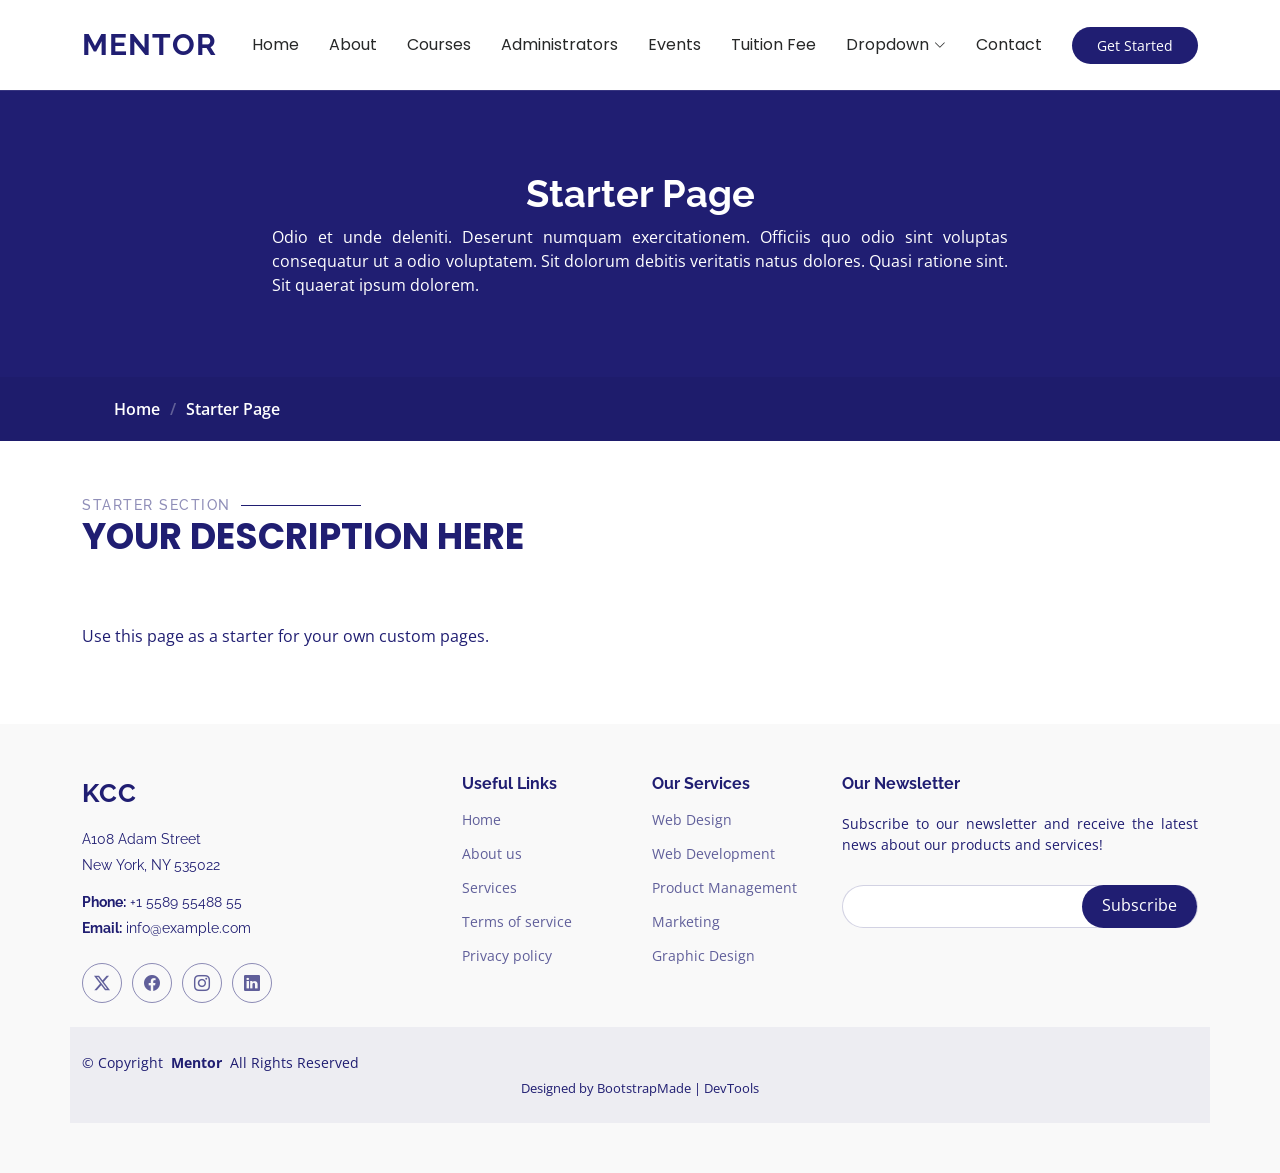
<file: starter-page.html>
<!DOCTYPE html>
<html lang="en">

<head>
  <meta charset="utf-8">
  <meta content="width=device-width, initial-scale=1.0" name="viewport">
  <title>Starter Page - Mentor Bootstrap Template</title>
  <meta name="description" content="">
  <meta name="keywords" content="">

  <!-- Favicons -->
  <link href="assets/img/favicon.png" rel="icon">
  <link href="assets/img/apple-touch-icon.png" rel="apple-touch-icon">

  <!-- Fonts -->
  <link href="https://fonts.googleapis.com" rel="preconnect">
  <link href="https://fonts.gstatic.com" rel="preconnect" crossorigin>
  <link href="https://fonts.googleapis.com/css2?family=Open+Sans:ital,wght@0,300;0,400;0,500;0,600;0,700;0,800;1,300;1,400;1,500;1,600;1,700;1,800&family=Poppins:ital,wght@0,100;0,200;0,300;0,400;0,500;0,600;0,700;0,800;0,900;1,100;1,200;1,300;1,400;1,500;1,600;1,700;1,800;1,900&family=Raleway:ital,wght@0,100;0,200;0,300;0,400;0,500;0,600;0,700;0,800;0,900;1,100;1,200;1,300;1,400;1,500;1,600;1,700;1,800;1,900&display=swap" rel="stylesheet">

  <!-- Vendor CSS Files -->
  <link href="assets/vendor/bootstrap/css/bootstrap.min.css" rel="stylesheet">
  <link href="assets/vendor/bootstrap-icons/bootstrap-icons.css" rel="stylesheet">
  <link href="assets/vendor/aos/aos.css" rel="stylesheet">
  <link href="assets/vendor/glightbox/css/glightbox.min.css" rel="stylesheet">
  <link href="assets/vendor/swiper/swiper-bundle.min.css" rel="stylesheet">

  <!-- Main CSS File -->
  <link href="assets/css/main.css" rel="stylesheet">

  <!-- =======================================================
  * Template Name: Mentor
  * Template URL: https://bootstrapmade.com/mentor-free-education-bootstrap-theme/
  * Updated: Jul 07 2025 with Bootstrap v5.3.7
  * Author: BootstrapMade.com
  * License: https://bootstrapmade.com/license/
  ======================================================== -->
</head>

<body class="starter-page-page">

  <header id="header" class="header d-flex align-items-center sticky-top">
    <div class="container-fluid container-xl position-relative d-flex align-items-center">

      <a href="index.html" class="logo d-flex align-items-center me-auto">
        <!-- Uncomment the line below if you also wish to use an image logo -->
        <!-- <img src="assets/img/logo.webp" alt=""> -->
        <h1 class="sitename">Mentor</h1>
      </a>

      <nav id="navmenu" class="navmenu">
        <ul>
          <li><a href="index.html">Home<br></a></li>
          <li><a href="about.html">About</a></li>
          <li><a href="courses.html">Courses</a></li>
          <li><a href="trainers.html">Administrators</a></li>
          <li><a href="events.html">Events</a></li>
          <li><a href="pricing.html">Tuition Fee</a></li>
          <li class="dropdown"><a href="#"><span>Dropdown</span> <i class="bi bi-chevron-down toggle-dropdown"></i></a>
            <ul>
              <li><a href="#">Dropdown 1</a></li>
              <li class="dropdown"><a href="#"><span>Deep Dropdown</span> <i class="bi bi-chevron-down toggle-dropdown"></i></a>
                <ul>
                  <li><a href="#">Deep Dropdown 1</a></li>
                  <li><a href="#">Deep Dropdown 2</a></li>
                  <li><a href="#">Deep Dropdown 3</a></li>
                  <li><a href="#">Deep Dropdown 4</a></li>
                  <li><a href="#">Deep Dropdown 5</a></li>
                </ul>
              </li>
              <li><a href="#">Dropdown 2</a></li>
              <li><a href="#">Dropdown 3</a></li>
              <li><a href="#">Dropdown 4</a></li>
            </ul>
          </li>
          <li><a href="contact.html">Contact</a></li>
        </ul>
        <i class="mobile-nav-toggle d-xl-none bi bi-list"></i>
      </nav>

      <a class="btn-getstarted" href="courses.html">Get Started</a>

    </div>
  </header>

  <main class="main">

    <!-- Page Title -->
    <div class="page-title" data-aos="fade">
      <div class="heading">
        <div class="container">
          <div class="row d-flex justify-content-center text-center">
            <div class="col-lg-8">
              <h1>Starter Page</h1>
              <p class="mb-0">Odio et unde deleniti. Deserunt numquam exercitationem. Officiis quo odio sint voluptas consequatur ut a odio voluptatem. Sit dolorum debitis veritatis natus dolores. Quasi ratione sint. Sit quaerat ipsum dolorem.</p>
            </div>
          </div>
        </div>
      </div>
      <nav class="breadcrumbs">
        <div class="container">
          <ol>
            <li><a href="index.html">Home</a></li>
            <li class="current">Starter Page</li>
          </ol>
        </div>
      </nav>
    </div><!-- End Page Title -->

    <!-- Starter Section Section -->
    <section id="starter-section" class="starter-section section">

      <!-- Section Title -->
      <div class="container section-title" data-aos="fade-up">
        <h2>Starter Section</h2>
        <p>Your Description Here<br></p>
      </div><!-- End Section Title -->

      <div class="container" data-aos="fade-up">
        <p>Use this page as a starter for your own custom pages.</p>
      </div>

    </section><!-- /Starter Section Section -->

  </main>

  <footer id="footer" class="footer position-relative light-background">

    <div class="container footer-top">
      <div class="row gy-4">
        <div class="col-lg-4 col-md-6 footer-about">
          <a href="index.html" class="logo d-flex align-items-center">
            <span class="sitename">KCC</span>
          </a>
          <div class="footer-contact pt-3">
            <p>A108 Adam Street</p>
            <p>New York, NY 535022</p>
            <p class="mt-3"><strong>Phone:</strong> <span>+1 5589 55488 55</span></p>
            <p><strong>Email:</strong> <span>info@example.com</span></p>
          </div>
          <div class="social-links d-flex mt-4">
            <a href=""><i class="bi bi-twitter-x"></i></a>
            <a href=""><i class="bi bi-facebook"></i></a>
            <a href=""><i class="bi bi-instagram"></i></a>
            <a href=""><i class="bi bi-linkedin"></i></a>
          </div>
        </div>

        <div class="col-lg-2 col-md-3 footer-links">
          <h4>Useful Links</h4>
          <ul>
            <li><a href="#">Home</a></li>
            <li><a href="#">About us</a></li>
            <li><a href="#">Services</a></li>
            <li><a href="#">Terms of service</a></li>
            <li><a href="#">Privacy policy</a></li>
          </ul>
        </div>

        <div class="col-lg-2 col-md-3 footer-links">
          <h4>Our Services</h4>
          <ul>
            <li><a href="#">Web Design</a></li>
            <li><a href="#">Web Development</a></li>
            <li><a href="#">Product Management</a></li>
            <li><a href="#">Marketing</a></li>
            <li><a href="#">Graphic Design</a></li>
          </ul>
        </div>

        <div class="col-lg-4 col-md-12 footer-newsletter">
          <h4>Our Newsletter</h4>
          <p>Subscribe to our newsletter and receive the latest news about our products and services!</p>
          <form action="#" method="post" class="email-form">
            <div class="newsletter-form"><input type="email" name="email"><input type="submit" value="Subscribe"></div>
            <div class="loading">Loading</div>
            <div class="error-message"></div>
            <div class="sent-message">Your subscription request has been sent. Thank you!</div>
          </form>
        </div>

      </div>
    </div>

    <div class="container copyright text-center mt-4">
      <p>© <span>Copyright</span> <strong class="px-1 sitename">Mentor</strong> <span>All Rights Reserved</span></p>
      <div class="credits">
        <!-- All the links in the footer should remain intact. -->
        <!-- You can delete the links only if you've purchased the pro version. -->
        <!-- Licensing information: https://bootstrapmade.com/license/ -->
        Designed by <a href="https://bootstrapmade.com/">BootstrapMade</a> | <a href="https://bootstrapmade.com/tools/">DevTools</a>
      </div>
    </div>

  </footer>

  <!-- Scroll Top -->
  <a href="#" id="scroll-top" class="scroll-top d-flex align-items-center justify-content-center"><i class="bi bi-arrow-up-short"></i></a>

  <!-- Preloader -->
  <div id="preloader"></div>

  <!-- Vendor JS Files -->
  <script src="assets/vendor/bootstrap/js/bootstrap.bundle.min.js"></script>
  <script src="assets/vendor/aos/aos.js"></script>
  <script src="assets/vendor/glightbox/js/glightbox.min.js"></script>
  <script src="assets/vendor/purecounter/purecounter_vanilla.js"></script>
  <script src="assets/vendor/swiper/swiper-bundle.min.js"></script>

  <!-- Main JS File -->
  <script src="assets/js/main.js"></script>

</body>

</html>
</file>
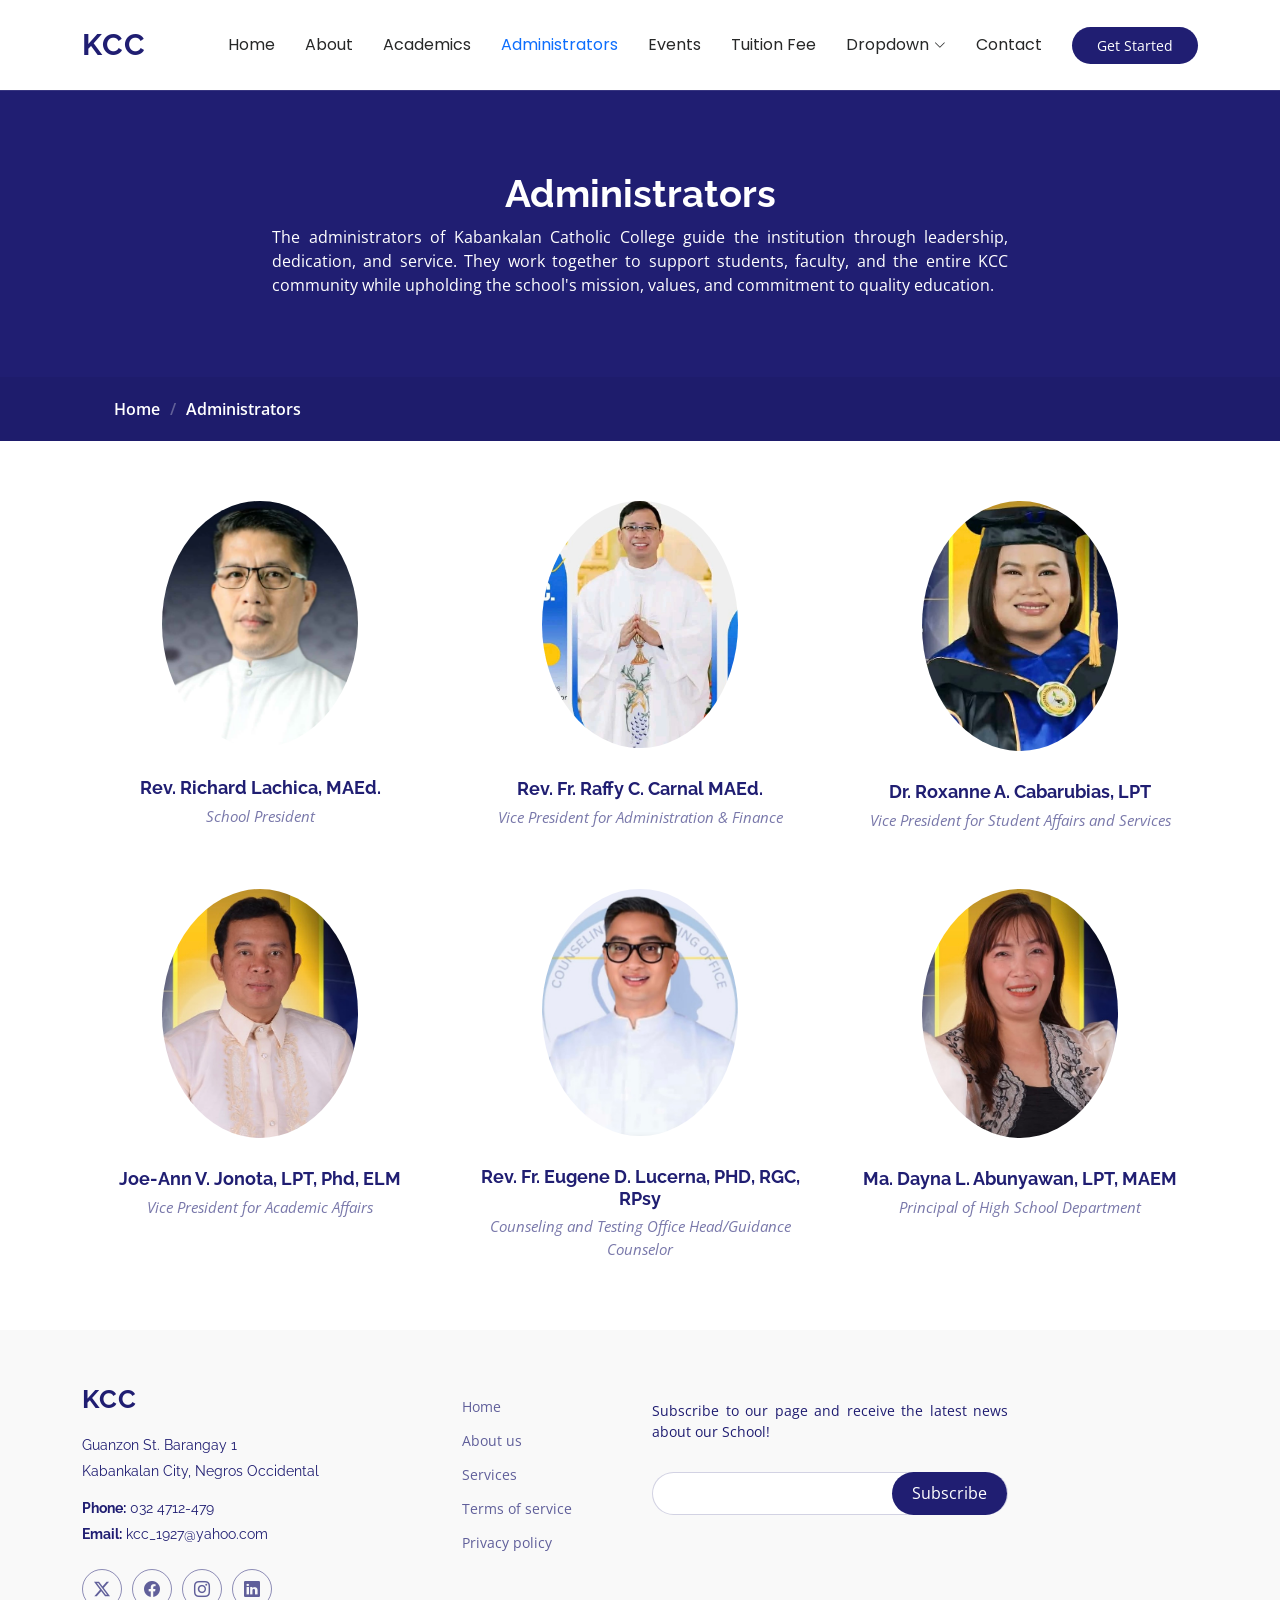
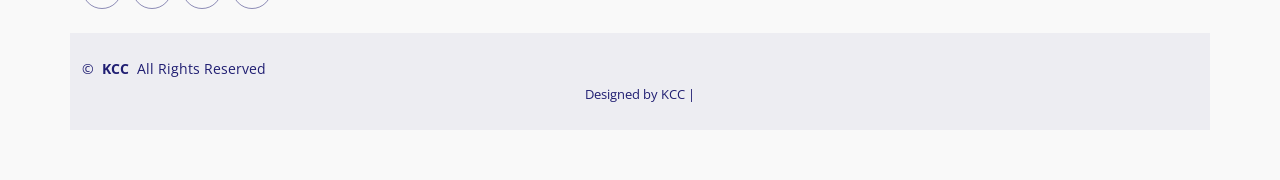
<file: trainers.html>
<!DOCTYPE html>
<html lang="en">

<head>
  <meta charset="utf-8">
  <meta content="width=device-width, initial-scale=1.0" name="viewport">
  <title>Trainers - Mentor Bootstrap Template</title>
  <meta name="description" content="">
  <meta name="keywords" content="">

  <!-- Favicons -->
  <link href="assets/img/favicon.png" rel="icon">
  <link href="assets/img/apple-touch-icon.png" rel="apple-touch-icon">

  <!-- Fonts -->
  <link href="https://fonts.googleapis.com" rel="preconnect">
  <link href="https://fonts.gstatic.com" rel="preconnect" crossorigin>
  <link href="https://fonts.googleapis.com/css2?family=Open+Sans:ital,wght@0,300;0,400;0,500;0,600;0,700;0,800;1,300;1,400;1,500;1,600;1,700;1,800&family=Poppins:ital,wght@0,100;0,200;0,300;0,400;0,500;0,600;0,700;0,800;0,900;1,100;1,200;1,300;1,400;1,500;1,600;1,700;1,800;1,900&family=Raleway:ital,wght@0,100;0,200;0,300;0,400;0,500;0,600;0,700;0,800;0,900;1,100;1,200;1,300;1,400;1,500;1,600;1,700;1,800;1,900&display=swap" rel="stylesheet">

  <!-- Vendor CSS Files -->
  <link href="assets/vendor/bootstrap/css/bootstrap.min.css" rel="stylesheet">
  <link href="assets/vendor/bootstrap-icons/bootstrap-icons.css" rel="stylesheet">
  <link href="assets/vendor/aos/aos.css" rel="stylesheet">
  <link href="assets/vendor/glightbox/css/glightbox.min.css" rel="stylesheet">
  <link href="assets/vendor/swiper/swiper-bundle.min.css" rel="stylesheet">

  <!-- Main CSS File -->
  <link href="assets/css/main.css" rel="stylesheet">

  <!-- =======================================================
  * Template Name: Mentor
  * Template URL: https://bootstrapmade.com/mentor-free-education-bootstrap-theme/
  * Updated: Jul 07 2025 with Bootstrap v5.3.7
  * Author: BootstrapMade.com
  * License: https://bootstrapmade.com/license/
  ======================================================== -->
</head>

<body class="trainers-page">

  <header id="header" class="header d-flex align-items-center sticky-top">
    <div class="container-fluid container-xl position-relative d-flex align-items-center">

      <a href="index.html" class="logo d-flex align-items-center me-auto">
        <!-- Uncomment the line below if you also wish to use an image logo -->
        <!-- <img src="assets/img/logo.webp" alt=""> -->
        <h1 class="sitename">KCC</h1>
      </a>

      <nav id="navmenu" class="navmenu">
        <ul>
          <li><a href="index.html">Home<br></a></li>
          <li><a href="about.html">About</a></li>
          <li><a href="courses.html">Academics</a></li>
          <li><a href="trainers.html" class="active">Administrators</a></li>
          <li><a href="events.html">Events</a></li>
          <li><a href="pricing.html">Tuition Fee</a></li>
          <li class="dropdown"><a href="#"><span>Dropdown</span> <i class="bi bi-chevron-down toggle-dropdown"></i></a>
            <ul>
              <li><a href="#">Dropdown 1</a></li>
              <li class="dropdown"><a href="#"><span>Deep Dropdown</span> <i class="bi bi-chevron-down toggle-dropdown"></i></a>
                <ul>
                  <li><a href="#">Deep Dropdown 1</a></li>
                  <li><a href="#">Deep Dropdown 2</a></li>
                  <li><a href="#">Deep Dropdown 3</a></li>
                  <li><a href="#">Deep Dropdown 4</a></li>
                  <li><a href="#">Deep Dropdown 5</a></li>
                </ul>
              </li>
              <li><a href="#">Dropdown 2</a></li>
              <li><a href="#">Dropdown 3</a></li>
              <li><a href="#">Dropdown 4</a></li>
            </ul>
          </li>
          <li><a href="contact.html">Contact</a></li>
        </ul>
        <i class="mobile-nav-toggle d-xl-none bi bi-list"></i>
      </nav>

      <a class="btn-getstarted" href="courses.html">Get Started</a>

    </div>
  </header>

  <main class="main">

    <!-- Page Title -->
    <div class="page-title" data-aos="fade">
      <div class="heading">
        <div class="container">
          <div class="row d-flex justify-content-center text-center">
            <div class="col-lg-8">
              <h1>Administrators</h1>
              <p class="mb-0">The administrators of Kabankalan Catholic College guide the institution through leadership, dedication, and service. They work together to support students, faculty, and the entire KCC community while upholding the school's mission, values, and commitment to quality education.
</p>
            </div>
          </div>
        </div>
      </div>
      <nav class="breadcrumbs">
        <div class="container">
          <ol>
            <li><a href="index.html">Home</a></li>
            <li class="current">Administrators</li>
          </ol>
        </div>
      </nav>
    </div><!-- End Page Title -->

    <!-- Trainers Section -->
    <section id="trainers" class="section trainers">

      <div class="container">

        <div class="row gy-5">

          <div class="col-lg-4 col-md-6 member" data-aos="fade-up" data-aos-delay="100">
            <div class="member-img">
              <img src="assets/img/richard.jpg.jpeg" class="img-fluid" alt="">
              <div class="social">
                <a href="#"><i class="bi bi-twitter-x"></i></a>
                <a href="#"><i class="bi bi-facebook"></i></a>
                <a href="#"><i class="bi bi-instagram"></i></a>
                <a href="#"><i class="bi bi-linkedin"></i></a>
              </div>
            </div>
            <div class="member-info text-center">
              <h4>Rev. Richard Lachica, MAEd.</h4>
              <span>School President</span>
              <p></p>
            </div>
          </div><!-- End Team Member -->

          <div class="col-lg-4 col-md-6 member" data-aos="fade-up" data-aos-delay="200">
            <div class="member-img">
              <img src="assets/img/raffy.jpg.jpeg" class="img-fluid" alt="">
              <div class="social">
                <a href="#"><i class="bi bi-twitter-x"></i></a>
                <a href="#"><i class="bi bi-facebook"></i></a>
                <a href="#"><i class="bi bi-instagram"></i></a>
                <a href="#"><i class="bi bi-linkedin"></i></a>
              </div>
            </div>
            <div class="member-info text-center">
              <h4>Rev. Fr. Raffy C. Carnal MAEd.</h4>
              <span>Vice President for Administration & Finance</span>
              <p></p>
            </div>
          </div><!-- End Team Member -->

          <div class="col-lg-4 col-md-6 member" data-aos="fade-up" data-aos-delay="300">
            <div class="member-img">
              <img src="assets/img/roxanne.jpg.jpeg" class="img-fluid" alt="">
              <div class="social">
                <a href="#"><i class="bi bi-twitter-x"></i></a>
                <a href="#"><i class="bi bi-facebook"></i></a>
                <a href="#"><i class="bi bi-instagram"></i></a>
                <a href="#"><i class="bi bi-linkedin"></i></a>
              </div>
            </div>
            <div class="member-info text-center">
              <h4>Dr. Roxanne A. Cabarubias, LPT</h4>
              <span>Vice President for Student Affairs and Services</span>
              <p> </p>
            </div>
          </div><!-- End Team Member -->

          <div class="col-lg-4 col-md-6 member" data-aos="fade-up" data-aos-delay="400">
            <div class="member-img">
              <img src="assets/img/jonota.jpg.jpeg" class="img-fluid" alt="">
              <div class="social">
                <a href="#"><i class="bi bi-twitter-x"></i></a>
                <a href="#"><i class="bi bi-facebook"></i></a>
                <a href="#"><i class="bi bi-instagram"></i></a>
                <a href="#"><i class="bi bi-linkedin"></i></a>
              </div>
            </div>
            <div class="member-info text-center">
              <h4>Joe-Ann V. Jonota, LPT, Phd, ELM</h4>
              <span>Vice President for Academic Affairs</span>
              <p></p>
            </div>
          </div><!-- End Team Member -->

          <div class="col-lg-4 col-md-6 member" data-aos="fade-up" data-aos-delay="500">
            <div class="member-img">
              <img src="assets/img/eugene.jpg.jpeg" class="img-fluid" alt="">
              <div class="social">
                <a href="#"><i class="bi bi-twitter-x"></i></a>
                <a href="#"><i class="bi bi-facebook"></i></a>
                <a href="#"><i class="bi bi-instagram"></i></a>
                <a href="#"><i class="bi bi-linkedin"></i></a>
              </div>
            </div>
            <div class="member-info text-center">
              <h4>Rev. Fr. Eugene D. Lucerna, PHD, RGC, RPsy</h4>
              <span>Counseling and Testing Office Head/Guidance Counselor<br></span>
              <p></p>
            </div>
          </div><!-- End Team Member -->

          <div class="col-lg-4 col-md-6 member" data-aos="fade-up" data-aos-delay="600">
            <div class="member-img">
              <img src="assets/img/abunyawan.jpg.jpeg" class="img-fluid" alt="">
              <div class="social">
                <a href="#"><i class="bi bi-twitter-x"></i></a>
                <a href="#"><i class="bi bi-facebook"></i></a>
                <a href="#"><i class="bi bi-instagram"></i></a>
                <a href="#"><i class="bi bi-linkedin"></i></a>
              </div>
            </div>
            <div class="member-info text-center">
              <h4>Ma. Dayna L. Abunyawan, LPT, MAEM</h4>
              <span>Principal of High School Department</span>
              <p></p>
            </div>
          </div><!-- End Team Member -->

        </div>

      </div>

    </section><!-- /Trainers Section -->

  </main>

  <footer id="footer" class="footer position-relative light-background">

    <div class="container footer-top">
      <div class="row gy-4">
        <div class="col-lg-4 col-md-6 footer-about">
          <a href="index.html" class="logo d-flex align-items-center">
            <span class="sitename">KCC</span>
          </a>
          <div class="footer-contact pt-3">
            <p>Guanzon St. Barangay 1</p>
            <p>Kabankalan City, Negros Occidental</p>
            <p class="mt-3"><strong>Phone:</strong> <span>032 4712-479</span></p>
            <p><strong>Email:</strong> <span>kcc_1927@yahoo.com</span></p>
          </div>
          <div class="social-links d-flex mt-4">
            <a href=""><i class="bi bi-twitter-x"></i></a>
            <a href=""><i class="bi bi-facebook"></i></a>
            <a href=""><i class="bi bi-instagram"></i></a>
            <a href=""><i class="bi bi-linkedin"></i></a>
          </div>
        </div>

        <div class="col-lg-2 col-md-3 footer-links">
          <h4></h4>
          <ul>
            <li><a href="#">Home</a></li>
            <li><a href="#">About us</a></li>
            <li><a href="#">Services</a></li>
            <li><a href="#">Terms of service</a></li>
            <li><a href="#">Privacy policy</a></li>
          </ul>
        </div>

        
        <div class="col-lg-4 col-md-12 footer-newsletter">
          <h4></h4>
          <p>Subscribe to our page and receive the latest news about our School!</p>
          <form action="#" method="post" class="email-form">
            <div class="newsletter-form"><input type="email" name="email"><input type="submit" value="Subscribe"></div>
            <div class="loading">Loading</div>
            <div class="error-message"></div>
            <div class="sent-message">Your subscription request has been sent. Thank you!</div>
          </form>
        </div>

      </div>
    </div>

    <div class="container copyright text-center mt-4">
      <p>© <span></span> <strong class="px-1 sitename">KCC</strong> <span>All Rights Reserved</span></p>
      <div class="credits">
        <!-- All the links in the footer should remain intact. -->
        <!-- You can delete the links only if you've purchased the pro version. -->
        <!-- Licensing information: https://bootstrapmade.com/license/ -->
        Designed by <a href="https://bootstrapmade.com/">KCC</a> | <a href="https://bootstrapmade.com/tools/"></a>
      </div>
    </div>

  </footer>

  <!-- Scroll Top -->
  <a href="#" id="scroll-top" class="scroll-top d-flex align-items-center justify-content-center"><i class="bi bi-arrow-up-short"></i></a>

  <!-- Preloader -->
  <div id="preloader"></div>

  <!-- Vendor JS Files -->
  <script src="assets/vendor/bootstrap/js/bootstrap.bundle.min.js"></script>
  <script src="assets/vendor/aos/aos.js"></script>
  <script src="assets/vendor/glightbox/js/glightbox.min.js"></script>
  <script src="assets/vendor/purecounter/purecounter_vanilla.js"></script>
  <script src="assets/vendor/swiper/swiper-bundle.min.js"></script>

  <!-- Main JS File -->
  <script src="assets/js/main.js"></script>

</body>

</html>
</file>
<file: assets/css/main.css>
/**
* Template Name: Mentor
* Template URL: https://bootstrapmade.com/mentor-free-education-bootstrap-theme/
* Updated: Jul 07 2025 with Bootstrap v5.3.7
* Author: BootstrapMade.com
* License: https://bootstrapmade.com/license/
*/

/*--------------------------------------------------------------
# Font & Color Variables
# Help: https://bootstrapmade.com/color-system/
--------------------------------------------------------------*/
/* Fonts */
:root {
  --default-font: "Open Sans",  system-ui, -apple-system, "Segoe UI", Roboto, "Helvetica Neue", Arial, "Noto Sans", "Liberation Sans", sans-serif, "Apple Color Emoji", "Segoe UI Emoji", "Segoe UI Symbol", "Noto Color Emoji";
  --heading-font: "Raleway",  sans-serif;
  --nav-font: "Poppins",  sans-serif;
}

/* Global Colors - The following color variables are used throughout the website. Updating them here will change the color scheme of the entire website */
:root { 
  --background-color: #ffffff; /* Background color for the entire website, including individual sections */
  --default-color: #201e72; /* Default color used for the majority of the text content across the entire website */
  --heading-color: #201e72; /* Color for headings, subheadings and title throughout the website */
  --accent-color: #201e72; /* Accent color that represents your brand on the website. It's used for buttons, links, and other elements that need to stand out */
  --surface-color: #ffffff; /* The surface color is used as a background of boxed elements within sections, such as cards, icon boxes, or other elements that require a visual separation from the global background. */
  --contrast-color: #ffffff; /* Contrast color for text, ensuring readability against backgrounds of accent, heading, or default colors. */
}

/* Nav Menu Colors - The following color variables are used specifically for the navigation menu. They are separate from the global colors to allow for more customization options */
:root {
  --nav-color: #272828;  /* The default color of the main navmenu links */
  --nav-hover-color: #0d6efd; /* Applied to main navmenu links when they are hovered over or active */
  --nav-mobile-background-color: #ffffff; /* Used as the background color for mobile navigation menu */
  --nav-dropdown-background-color: #ffffff; /* Used as the background color for dropdown items that appear when hovering over primary navigation items */
  --nav-dropdown-color: #272828; /* Used for navigation links of the dropdown items in the navigation menu. */
  --nav-dropdown-hover-color: #0d6efd; /* Similar to --nav-hover-color, this color is applied to dropdown navigation links when they are hovered over. */
}

/* Color Presets - These classes override global colors when applied to any section or element, providing reuse of the sam color scheme. */

.light-background {
  --background-color: #f9f9f9;
  --surface-color: #ffffff;
}

.dark-background {
  --background-color: #060606;
  --default-color: #ffffff;
  --heading-color: #ffffff;
  --surface-color: #252525;
  --contrast-color: #ffffff;
}

/* Smooth scroll */
:root {
  scroll-behavior: smooth;
}

/*--------------------------------------------------------------
# General Styling & Shared Classes
--------------------------------------------------------------*/
body {
  color: var(--default-color);
  background-color: var(--background-color);
  font-family: var(--default-font);
}

a {
  color: var(--accent-color);
  text-decoration: none;
  transition: 0.3s;
}

a:hover {
  color: color-mix(in srgb, var(--accent-color), transparent 25%);
  text-decoration: none;
}

h1,
h2,
h3,
h4,
h5,
h6 {
  color: var(--heading-color);
  font-family: var(--heading-font);
}

/* Email Form Messages
------------------------------*/
.email-form .error-message {
  display: none;
  background: #df1529;
  color: #ffffff;
  text-align: left;
  padding: 15px;
  margin-bottom: 24px;
  font-weight: 600;
}

.email-form .sent-message {
  display: none;
  color: #ffffff;
  background: #059652;
  text-align: center;
  padding: 15px;
  margin-bottom: 24px;
  font-weight: 600;
}

.email-form .loading {
  display: none;
  background: var(--surface-color);
  text-align: center;
  padding: 15px;
  margin-bottom: 24px;
}

.email-form .loading:before {
  content: "";
  display: inline-block;
  border-radius: 50%;
  width: 24px;
  height: 24px;
  margin: 0 10px -6px 0;
  border: 3px solid var(--accent-color);
  border-top-color: var(--surface-color);
  animation: email-form-loading 1s linear infinite;
}

@keyframes email-form-loading {
  0% {
    transform: rotate(0deg);
  }

  100% {
    transform: rotate(360deg);
  }
}

/* Pulsating Play Button
------------------------------*/
.pulsating-play-btn {
  width: 94px;
  height: 94px;
  background: radial-gradient(var(--accent-color) 50%, color-mix(in srgb, var(--accent-color), transparent 75%) 52%);
  border-radius: 50%;
  display: block;
  position: relative;
  overflow: hidden;
}

.pulsating-play-btn:before {
  content: "";
  position: absolute;
  width: 120px;
  height: 120px;
  animation-delay: 0s;
  animation: pulsate-play-btn 2s;
  animation-direction: forwards;
  animation-iteration-count: infinite;
  animation-timing-function: steps;
  opacity: 1;
  border-radius: 50%;
  border: 5px solid color-mix(in srgb, var(--accent-color), transparent 30%);
  top: -15%;
  left: -15%;
  background: rgba(198, 16, 0, 0);
}

.pulsating-play-btn:after {
  content: "";
  position: absolute;
  left: 50%;
  top: 50%;
  transform: translateX(-40%) translateY(-50%);
  width: 0;
  height: 0;
  border-top: 10px solid transparent;
  border-bottom: 10px solid transparent;
  border-left: 15px solid #fff;
  z-index: 100;
  transition: all 400ms cubic-bezier(0.55, 0.055, 0.675, 0.19);
}

.pulsating-play-btn:hover:before {
  content: "";
  position: absolute;
  left: 50%;
  top: 50%;
  transform: translateX(-40%) translateY(-50%);
  width: 0;
  height: 0;
  border: none;
  border-top: 10px solid transparent;
  border-bottom: 10px solid transparent;
  border-left: 15px solid #fff;
  z-index: 200;
  animation: none;
  border-radius: 0;
}

.pulsating-play-btn:hover:after {
  border-left: 15px solid var(--accent-color);
  transform: scale(20);
}

@keyframes pulsate-play-btn {
  0% {
    transform: scale(0.6, 0.6);
    opacity: 1;
  }

  100% {
    transform: scale(1, 1);
    opacity: 0;
  }
}

/*--------------------------------------------------------------
# Global Header
--------------------------------------------------------------*/
.header {
  color: var(--default-color);
  background-color: var(--background-color);
  padding: 15px 0;
  transition: all 0.5s;
  z-index: 997;
}

.header .logo {
  line-height: 1;
}

.header .logo img {
  max-height: 36px;
  margin-right: 8px;
}

.header .logo h1 {
  font-weight: 700;
  font-size: 30px;
  margin: 0;
  letter-spacing: 1px;
  text-transform: uppercase;
  color: var(--accent-color);
}

.header .btn-getstarted,
.header .btn-getstarted:focus {
  color: var(--contrast-color);
  background: var(--accent-color);
  font-size: 14px;
  padding: 8px 25px;
  margin: 0 0 0 30px;
  border-radius: 50px;
  transition: 0.3s;
}

.header .btn-getstarted:hover,
.header .btn-getstarted:focus:hover {
  color: var(--contrast-color);
  background: color-mix(in srgb, var(--accent-color), transparent 15%);
}

@media (max-width: 1200px) {
  .header .logo {
    order: 1;
  }

  .header .btn-getstarted {
    order: 2;
    margin: 0 15px 0 0;
    padding: 6px 15px;
  }

  .header .navmenu {
    order: 3;
  }
}

.scrolled .header {
  box-shadow: 0px 0 18px rgba(0, 0, 0, 0.1);
}

/*--------------------------------------------------------------
# Navigation Menu
--------------------------------------------------------------*/
/* Navmenu - Desktop */
@media (min-width: 1200px) {
  .navmenu {
    padding: 0;
  }

  .navmenu ul {
    margin: 0;
    padding: 0;
    display: flex;
    list-style: none;
    align-items: center;
  }

  .navmenu li {
    position: relative;
  }

  .navmenu a,
  .navmenu a:focus {
    color: var(--nav-color);
    padding: 18px 15px;
    font-size: 16px;
    font-family: var(--nav-font);
    font-weight: 400;
    display: flex;
    align-items: center;
    justify-content: space-between;
    white-space: nowrap;
    transition: 0.3s;
  }

  .navmenu a i,
  .navmenu a:focus i {
    font-size: 12px;
    line-height: 0;
    margin-left: 5px;
    transition: 0.3s;
  }

  .navmenu li:last-child a {
    padding-right: 0;
  }

  .navmenu li:hover>a,
  .navmenu .active,
  .navmenu .active:focus {
    color: var(--nav-hover-color);
  }

  .navmenu .dropdown ul {
    margin: 0;
    padding: 10px 0;
    background: var(--nav-dropdown-background-color);
    display: block;
    position: absolute;
    visibility: hidden;
    left: 14px;
    top: 130%;
    opacity: 0;
    transition: 0.3s;
    border-radius: 4px;
    z-index: 99;
    box-shadow: 0px 0px 30px rgba(0, 0, 0, 0.1);
  }

  .navmenu .dropdown ul li {
    min-width: 200px;
  }

  .navmenu .dropdown ul a {
    padding: 10px 20px;
    font-size: 15px;
    text-transform: none;
    color: var(--nav-dropdown-color);
  }

  .navmenu .dropdown ul a i {
    font-size: 12px;
  }

  .navmenu .dropdown ul a:hover,
  .navmenu .dropdown ul .active:hover,
  .navmenu .dropdown ul li:hover>a {
    color: var(--nav-dropdown-hover-color);
  }

  .navmenu .dropdown:hover>ul {
    opacity: 1;
    top: 100%;
    visibility: visible;
  }

  .navmenu .dropdown .dropdown ul {
    top: 0;
    left: -90%;
    visibility: hidden;
  }

  .navmenu .dropdown .dropdown:hover>ul {
    opacity: 1;
    top: 0;
    left: -100%;
    visibility: visible;
  }
}

/* Navmenu - Mobile */
@media (max-width: 1199px) {
  .mobile-nav-toggle {
    color: var(--nav-color);
    font-size: 28px;
    line-height: 0;
    margin-right: 10px;
    cursor: pointer;
    transition: color 0.3s;
  }

  .navmenu {
    padding: 0;
    z-index: 9997;
  }

  .navmenu ul {
    display: none;
    list-style: none;
    position: absolute;
    inset: 60px 20px 20px 20px;
    padding: 10px 0;
    margin: 0;
    border-radius: 6px;
    background-color: var(--nav-mobile-background-color);
    border: 1px solid color-mix(in srgb, var(--default-color), transparent 90%);
    box-shadow: none;
    overflow-y: auto;
    transition: 0.3s;
    z-index: 9998;
  }

  .navmenu a,
  .navmenu a:focus {
    color: var(--nav-dropdown-color);
    padding: 10px 20px;
    font-family: var(--nav-font);
    font-size: 17px;
    font-weight: 500;
    display: flex;
    align-items: center;
    justify-content: space-between;
    white-space: nowrap;
    transition: 0.3s;
  }

  .navmenu a i,
  .navmenu a:focus i {
    font-size: 12px;
    line-height: 0;
    margin-left: 5px;
    width: 30px;
    height: 30px;
    display: flex;
    align-items: center;
    justify-content: center;
    border-radius: 50%;
    transition: 0.3s;
    background-color: color-mix(in srgb, var(--accent-color), transparent 90%);
  }

  .navmenu a i:hover,
  .navmenu a:focus i:hover {
    background-color: var(--accent-color);
    color: var(--contrast-color);
  }

  .navmenu a:hover,
  .navmenu .active,
  .navmenu .active:focus {
    color: var(--nav-dropdown-hover-color);
  }

  .navmenu .active i,
  .navmenu .active:focus i {
    background-color: var(--accent-color);
    color: var(--contrast-color);
    transform: rotate(180deg);
  }

  .navmenu .dropdown ul {
    position: static;
    display: none;
    z-index: 99;
    padding: 10px 0;
    margin: 10px 20px;
    background-color: var(--nav-dropdown-background-color);
    transition: all 0.5s ease-in-out;
  }

  .navmenu .dropdown ul ul {
    background-color: rgba(33, 37, 41, 0.1);
  }

  .navmenu .dropdown>.dropdown-active {
    display: block;
    background-color: rgba(33, 37, 41, 0.03);
  }

  .mobile-nav-active {
    overflow: hidden;
  }

  .mobile-nav-active .mobile-nav-toggle {
    color: #fff;
    position: absolute;
    font-size: 32px;
    top: 15px;
    right: 15px;
    margin-right: 0;
    z-index: 9999;
  }

  .mobile-nav-active .navmenu {
    position: fixed;
    overflow: hidden;
    inset: 0;
    background: rgba(33, 37, 41, 0.8);
    transition: 0.3s;
  }

  .mobile-nav-active .navmenu>ul {
    display: block;
  }
}

/*--------------------------------------------------------------
# Global Footer
--------------------------------------------------------------*/
.footer {
  color: var(--default-color);
  background-color: var(--background-color);
  font-size: 14px;
  padding-bottom: 50px;
  position: relative;
}

.footer .footer-top {
  padding-top: 50px;
}

.footer .footer-about .logo {
  margin-bottom: 0;
}

.footer .footer-about .logo img {
  max-height: 40px;
  margin-right: 6px;
}

.footer .footer-about .logo span {
  font-size: 26px;
  font-weight: 700;
  letter-spacing: 1px;
  font-family: var(--heading-font);
  color: var(--heading-color);
}

.footer .footer-about p {
  font-size: 14px;
  font-family: var(--heading-font);
}

.footer .social-links a {
  display: flex;
  align-items: center;
  justify-content: center;
  width: 40px;
  height: 40px;
  border-radius: 50%;
  border: 1px solid color-mix(in srgb, var(--default-color), transparent 50%);
  font-size: 16px;
  color: color-mix(in srgb, var(--default-color), transparent 30%);
  margin-right: 10px;
  transition: 0.3s;
}

.footer .social-links a:hover {
  color: var(--accent-color);
  border-color: var(--accent-color);
}

.footer h4 {
  font-size: 16px;
  font-weight: bold;
  position: relative;
  padding-bottom: 12px;
}

.footer .footer-links {
  margin-bottom: 30px;
}

.footer .footer-links ul {
  list-style: none;
  padding: 0;
  margin: 0;
}

.footer .footer-links ul i {
  padding-right: 2px;
  font-size: 12px;
  line-height: 0;
}

.footer .footer-links ul li {
  padding: 10px 0;
  display: flex;
  align-items: center;
}

.footer .footer-links ul li:first-child {
  padding-top: 0;
}

.footer .footer-links ul a {
  color: color-mix(in srgb, var(--default-color), transparent 30%);
  display: inline-block;
  line-height: 1;
}

.footer .footer-links ul a:hover {
  color: var(--accent-color);
}

.footer .footer-contact p {
  margin-bottom: 5px;
}

.footer .footer-newsletter .newsletter-form {
  margin-top: 30px;
  margin-bottom: 15px;
  padding: 6px 8px;
  position: relative;
  border-radius: 50px;
  border: 1px solid color-mix(in srgb, var(--default-color), transparent 80%);
  display: flex;
  background-color: var(--surface-color);
  transition: 0.3s;
}

.footer .footer-newsletter .newsletter-form:focus-within {
  border-color: var(--accent-color);
}

.footer .footer-newsletter .newsletter-form input[type=email] {
  border: 0;
  padding: 4px 8px;
  width: 100%;
  background-color: var(--surface-color);
  color: var(--default-color);
}

.footer .footer-newsletter .newsletter-form input[type=email]:focus-visible {
  outline: none;
}

.footer .footer-newsletter .newsletter-form input[type=submit] {
  border: 0;
  font-size: 16px;
  padding: 0 20px 2px 20px;
  margin: -7px -8px -7px 0;
  background: var(--accent-color);
  color: var(--contrast-color);
  transition: 0.3s;
  border-radius: 50px;
}

.footer .footer-newsletter .newsletter-form input[type=submit]:hover {
  background: color-mix(in srgb, var(--accent-color), transparent 20%);
}

.footer .copyright {
  padding-top: 25px;
  padding-bottom: 25px;
  background-color: color-mix(in srgb, var(--default-color), transparent 95%);
}

.footer .copyright p {
  margin-bottom: 0;
}

.footer .credits {
  margin-top: 6px;
  font-size: 13px;
}

/*--------------------------------------------------------------
# Preloader
--------------------------------------------------------------*/
#preloader {
  position: fixed;
  inset: 0;
  z-index: 999999;
  overflow: hidden;
  background: var(--background-color);
  transition: all 0.6s ease-out;
}

#preloader:before {
  content: "";
  position: fixed;
  top: calc(50% - 30px);
  left: calc(50% - 30px);
  border: 6px solid #ffffff;
  border-color: var(--accent-color) transparent var(--accent-color) transparent;
  border-radius: 50%;
  width: 60px;
  height: 60px;
  animation: animate-preloader 1.5s linear infinite;
}

@keyframes animate-preloader {
  0% {
    transform: rotate(0deg);
  }

  100% {
    transform: rotate(360deg);
  }
}

/*--------------------------------------------------------------
# Scroll Top Button
--------------------------------------------------------------*/
.scroll-top {
  position: fixed;
  visibility: hidden;
  opacity: 0;
  right: 15px;
  bottom: -15px;
  z-index: 99999;
  background-color: var(--accent-color);
  width: 44px;
  height: 44px;
  border-radius: 50px;
  transition: all 0.4s;
}

.scroll-top i {
  font-size: 24px;
  color: var(--contrast-color);
  line-height: 0;
}

.scroll-top:hover {
  background-color: color-mix(in srgb, var(--accent-color), transparent 20%);
  color: var(--contrast-color);
}

.scroll-top.active {
  visibility: visible;
  opacity: 1;
  bottom: 15px;
}

/*--------------------------------------------------------------
# Disable aos animation delay on mobile devices
--------------------------------------------------------------*/
@media screen and (max-width: 768px) {
  [data-aos-delay] {
    transition-delay: 0 !important;
  }
}

/*--------------------------------------------------------------
# Global Page Titles & Breadcrumbs
--------------------------------------------------------------*/
.page-title {
  --default-color: var(--contrast-color);
  --background-color: var(--accent-color);
  --heading-color: var(--contrast-color);
  color: var(--default-color);
  background-color: var(--background-color);
  position: relative;
}

.page-title .heading {
  padding: 80px 0;
  border-top: 1px solid color-mix(in srgb, var(--default-color), transparent 90%);
}

.page-title .heading h1 {
  font-size: 38px;
  font-weight: 700;
}

.page-title nav {
  background-color: color-mix(in srgb, var(--accent-color) 90%, black 5%);
  padding: 20px 0;
}

.page-title nav a {
  color: var(--default-color);
}

.page-title nav ol {
  display: flex;
  flex-wrap: wrap;
  list-style: none;
  margin: 0;
  font-size: 16px;
  font-weight: 600;
}

.page-title nav ol li+li {
  padding-left: 10px;
}

.page-title nav ol li+li::before {
  content: "/";
  display: inline-block;
  padding-right: 10px;
  color: color-mix(in srgb, var(--default-color), transparent 70%);
}

/*--------------------------------------------------------------
# Global Sections
--------------------------------------------------------------*/
section,
.section {
  color: var(--default-color);
  background-color: var(--background-color);
  padding: 60px 0;
  scroll-margin-top: 900px;
  overflow: clip;
}

@media (max-width: 1199px) {

  section,
  .section {
    scroll-margin-top: 66px;
  }
}

/*--------------------------------------------------------------
# Global Section Titles
--------------------------------------------------------------*/
.section-title {
  padding-bottom: 60px;
  position: relative;
}

.section-title h2 {
  font-size: 14px;
  font-weight: 500;
  padding: 0;
  line-height: 1px;
  margin: 0;
  letter-spacing: 1.5px;
  text-transform: uppercase;
  color: color-mix(in srgb, var(--default-color), transparent 50%);
  position: relative;
}

.section-title h2::after {
  content: "";
  width: 120px;
  height: 1px;
  display: inline-block;
  background: var(--accent-color);
  margin: 4px 10px;
}

.section-title p {
  color: var(--heading-color);
  margin: 0;
  font-size: 36px;
  font-weight: 700;
  font-family: var(--nav-font);
  text-transform: uppercase;
}

/*--------------------------------------------------------------
# Hero Section
--------------------------------------------------------------*/
.hero {
  width: 100%;
  min-height: 80vh;
  position: relative;
  padding: 80px 0;
  display: flex;
  align-items: center;
  justify-content: center;
  color: var(--default-color);
}

.hero img {
  position: absolute;
  inset: 0;
  display: block;
  width: 100%;
  height: 100%;
  object-fit: cover;
  z-index: 1;
}

.hero:before {
  content: "";
  background: color-mix(in srgb, var(--background-color), transparent 60%);
  position: absolute;
  inset: 0;
  z-index: 2;
}

.hero .container {
  position: relative;
  z-index: 3;
}

.hero h2 {
  margin: 0;
  font-size: 48px;
  font-weight: 700;
}

.hero p {
  color: color-mix(in srgb, var(--default-color), transparent 20%);
  margin: 10px 0 0 0;
  font-size: 24px;
}

.hero .btn-get-started {
  font-weight: 500;
  font-size: 15px;
  letter-spacing: 1px;
  display: inline-block;
  padding: 8px 35px 10px 35px;
  border-radius: 50px;
  transition: 0.4s;
  margin-top: 30px;
  border: 2px solid var(--default-color);
  color: var(--default-color);
}

.hero .btn-get-started:hover {
  background: var(--accent-color);
  border: 2px solid var(--accent-color);
}

@media (max-width: 768px) {
  .hero h2 {
    font-size: 32px;
  }

  .hero p {
    font-size: 18px;
  }
}

/*--------------------------------------------------------------
# About Section
--------------------------------------------------------------*/
.about .content h3 {
  font-size: 2rem;
  font-weight: 700;
}

.about .content ul {
  list-style: none;
  padding: 0;
}

.about .content ul li {
  padding-bottom: 10px;
}

.about .content ul i {
  font-size: 1.25rem;
  margin-right: 4px;
  color: var(--accent-color);
}

.about .content p:last-child {
  margin-bottom: 0;
}

.about .content .read-more {
  background: var(--accent-color);
  color: var(--contrast-color);
  font-family: var(--heading-font);
  font-weight: 500;
  font-size: 15px;
  letter-spacing: 1px;
  padding: 10px 24px 12px 24px;
  border-radius: 50px;
  transition: 0.3s;
  display: inline-flex;
  align-items: center;
  justify-content: center;
}

.about .content .read-more i {
  font-size: 18px;
  margin-left: 5px;
  line-height: 0;
  transition: 0.3s;
}

.about .content .read-more:hover {
  background: color-mix(in srgb, var(--accent-color), transparent 20%);
  padding-right: 19px;
}

.about .content .read-more:hover i {
  margin-left: 10px;
}

/*--------------------------------------------------------------
# Counts Section
--------------------------------------------------------------*/
.counts {
  padding: 25px 0;
}

.counts .stats-item {
  padding: 30px;
  width: 100%;
}

.counts .stats-item span {
  font-size: 48px;
  display: block;
  color: var(--accent-color);
  font-weight: 700;
}

.counts .stats-item p {
  color: color-mix(in srgb, var(--default-color), transparent 40%);
  padding: 0;
  margin: 0;
  font-family: var(--heading-font);
  font-size: 15px;
  font-weight: 600;
}

/*--------------------------------------------------------------
# Why Us Section
--------------------------------------------------------------*/
.why-us .why-box {
  color: var(--contrast-color);
  background: var(--accent-color);
  padding: 30px;
}

.why-us .why-box h3 {
  color: var(--contrast-color);
  font-weight: 700;
  font-size: 34px;
  margin-bottom: 30px;
}

.why-us .why-box p {
  margin-bottom: 30px;
}

.why-us .why-box .more-btn {
  display: inline-block;
  background: color-mix(in srgb, var(--contrast-color), transparent 85%);
  padding: 8px 40px 10px 40px;
  color: var(--contrast-color);
  transition: all ease-in-out 0.4s;
  border-radius: 50px;
}

.why-us .why-box .more-btn i {
  font-size: 14px;
}

.why-us .why-box .more-btn:hover {
  color: var(--accent-color);
  background: var(--surface-color);
}

.why-us .icon-box {
  background-color: var(--surface-color);
  text-align: center;
  padding: 40px 30px;
  width: 100%;
  height: 100%;
  border: 1px solid color-mix(in srgb, var(--default-color), transparent 90%);
}

.why-us .icon-box i {
  color: var(--accent-color);
  font-size: 32px;
  margin-bottom: 30px;
  background: color-mix(in srgb, var(--accent-color), transparent 95%);
  border-radius: 50px;
  display: flex;
  align-items: center;
  justify-content: center;
  width: 72px;
  height: 72px;
  transition: 0.3s;
}

.why-us .icon-box h4 {
  font-size: 20px;
  font-weight: 700;
  margin: 0 0 30px 0;
}

.why-us .icon-box p {
  font-size: 15px;
  color: color-mix(in srgb, var(--default-color), transparent 30%);
}

.why-us .icon-box:hover i {
  color: var(--contrast-color);
  background: var(--accent-color);
}

/*--------------------------------------------------------------
# Features Section
--------------------------------------------------------------*/
.features {
  padding: 10px 0;
}

.features .features-item {
  background-color: var(--surface-color);
  display: flex;
  align-items: center;
  padding: 20px;
  transition: 0.3s;
  border: 1px solid color-mix(in srgb, var(--default-color), transparent 90%);
  position: relative;
}

.features .features-item i {
  font-size: 32px;
  padding-right: 10px;
  line-height: 0;
}

.features .features-item h3 {
  font-weight: 700;
  margin: 0;
  padding: 0;
  line-height: 1;
  font-size: 16px;
}

.features .features-item h3 a {
  color: var(--heading-color);
  transition: 0.3s;
}

.features .features-item:hover {
  border-color: var(--accent-color);
}

.features .features-item:hover h3 a {
  color: var(--accent-color);
}

/*--------------------------------------------------------------
# Courses Section
--------------------------------------------------------------*/
.courses .course-item {
  background-color: var(--surface-color);
  border: 1px solid color-mix(in srgb, var(--default-color), transparent 90%);
  border-radius: 5px;
}

.courses .course-content {
  padding: 15px;
}

.courses .course-content h3 {
  font-weight: 700;
  font-size: 20px;
}

.courses .course-content h3 a {
  color: var(--heading-color);
  transition: 0.3s;
}

.courses .course-content h3 a:hover {
  color: var(--accent-color);
}

.courses .course-content .category {
  background: var(--accent-color);
  color: var(--contrast-color);
  font-size: 14px;
  padding: 6px 14px;
  margin: 0;
  border-radius: 5px;
}

.courses .course-content .price {
  margin: 0;
  font-weight: 700;
  font-size: 18px;
  color: color-mix(in srgb, var(--default-color), transparent 20%);
}

.courses .course-content .description {
  font-size: 14px;
  color: color-mix(in srgb, var(--default-color), transparent 20%);
}

.courses .trainer {
  padding-top: 15px;
  border-top: 1px solid color-mix(in srgb, var(--default-color), transparent 90%);
}

.courses .trainer .trainer-profile img {
  max-width: 50px;
  border-radius: 50px;
}

.courses .trainer .trainer-profile .trainer-link {
  padding-left: 10px;
  font-weight: 600;
  font-size: 16px;
  color: color-mix(in srgb, var(--default-color), transparent 20%);
  transition: 0.3s;
}

.courses .trainer .trainer-profile .trainer-link:hover {
  color: var(--accent-color);
}

.courses .trainer .trainer-rank {
  font-size: 18px;
  color: color-mix(in srgb, var(--default-color), transparent 60%);
}

.courses .trainer .trainer-rank .user-icon {
  font-size: 22px;
}

/*--------------------------------------------------------------
# Trainers Index Section
--------------------------------------------------------------*/
.trainers-index .member {
  background-color: var(--surface-color);
  border: 1px solid color-mix(in srgb, var(--default-color), transparent 90%);
  text-align: center;
  margin-bottom: 20px;
}

.trainers-index .member img {
  margin: -1px -1px 30px -1px;
}

.trainers-index .member .member-content {
  padding: 0 20px 30px 20px;
}

.trainers-index .member h4 {
  font-weight: 700;
  margin-bottom: 2px;
  font-size: 18px;
}

.trainers-index .member span {
  font-style: italic;
  display: block;
  font-size: 13px;
  color: color-mix(in srgb, var(--default-color), transparent 20%);
}

.trainers-index .member p {
  padding-top: 10px;
  font-size: 14px;
  font-style: italic;
  color: color-mix(in srgb, var(--default-color), transparent 40%);
}

.trainers-index .member .social {
  margin-top: 15px;
}

.trainers-index .member .social a {
  color: color-mix(in srgb, var(--default-color), transparent 60%);
  transition: 0.3s;
}

.trainers-index .member .social a:hover {
  color: var(--accent-color);
}

.trainers-index .member .social i {
  font-size: 18px;
  margin: 0 2px;
}

/*--------------------------------------------------------------
# About Us Section
--------------------------------------------------------------*/
.about-us .content h3 {
  font-size: 2rem;
  font-weight: 700;
}

.about-us .content ul {
  list-style: none;
  padding: 0;
}

.about-us .content ul li {
  padding-bottom: 10px;
}

.about-us .content ul i {
  font-size: 1.25rem;
  margin-right: 4px;
  color: var(--accent-color);
}

.about-us .content p:last-child {
  margin-bottom: 0;
}

/*--------------------------------------------------------------
# Testimonials Section
--------------------------------------------------------------*/
.testimonials .testimonial-wrap {
  padding-left: 50px;
}

.testimonials .testimonials-carousel,
.testimonials .testimonials-slider {
  overflow: hidden;
}

.testimonials .testimonial-item {
  background-color: var(--surface-color);
  border: 1px solid color-mix(in srgb, var(--default-color), transparent 90%);
  box-sizing: content-box;
  padding: 30px 30px 30px 60px;
  margin: 30px 15px;
  min-height: 200px;
  position: relative;
}

.testimonials .testimonial-item .testimonial-img {
  width: 90px;
  border-radius: 10px;
  border: 6px solid var(--background-color);
  position: absolute;
  left: -45px;
}

.testimonials .testimonial-item h3 {
  font-size: 18px;
  font-weight: bold;
  margin: 10px 0 5px 0;
}

.testimonials .testimonial-item h4 {
  color: color-mix(in srgb, var(--default-color), transparent 50%);
  font-size: 14px;
  margin: 0;
}

.testimonials .testimonial-item .stars {
  margin: 10px 0;
}

.testimonials .testimonial-item .stars i {
  color: #ffc107;
  margin: 0 1px;
}

.testimonials .testimonial-item .quote-icon-left,
.testimonials .testimonial-item .quote-icon-right {
  color: color-mix(in srgb, var(--accent-color), transparent 60%);
  font-size: 26px;
  line-height: 0;
}

.testimonials .testimonial-item .quote-icon-left {
  display: inline-block;
  left: -5px;
  position: relative;
}

.testimonials .testimonial-item .quote-icon-right {
  display: inline-block;
  right: -5px;
  position: relative;
  top: 10px;
  transform: scale(-1, -1);
}

.testimonials .testimonial-item p {
  font-style: italic;
  margin: 15px auto 15px auto;
}

.testimonials .swiper-wrapper {
  height: auto;
}

.testimonials .swiper-pagination {
  margin-top: 20px;
  position: relative;
}

.testimonials .swiper-pagination .swiper-pagination-bullet {
  width: 12px;
  height: 12px;
  background-color: var(--background-color);
  opacity: 1;
  border: 1px solid var(--accent-color);
}

.testimonials .swiper-pagination .swiper-pagination-bullet-active {
  background-color: var(--accent-color);
}

@media (max-width: 767px) {
  .testimonials .testimonial-wrap {
    padding-left: 0;
  }

  .testimonials .testimonials-carousel,
  .testimonials .testimonials-slider {
    overflow: hidden;
  }

  .testimonials .testimonial-item {
    padding: 30px;
    margin: 15px;
  }

  .testimonials .testimonial-item .testimonial-img {
    position: static;
    left: auto;
  }
}

/*--------------------------------------------------------------
# Course Details Section
--------------------------------------------------------------*/
.course-details .course-header {
  margin-bottom: 40px;
}

.course-details .course-header .course-image {
  margin-bottom: 20px;
  border-radius: 12px;
  overflow: hidden;
}

.course-details .course-header .course-image img {
  width: 100%;
  height: 400px;
  object-fit: cover;
}

.course-details .course-header .course-meta {
  display: flex;
  justify-content: space-between;
  align-items: center;
  flex-wrap: wrap;
  gap: 20px;
}

@media (max-width: 768px) {
  .course-details .course-header .course-meta {
    flex-direction: column;
    align-items: flex-start;
  }
}

.course-details .course-header .instructor {
  display: flex;
  align-items: center;
  gap: 15px;
}

.course-details .course-header .instructor .instructor-avatar {
  width: 60px;
  height: 60px;
  border-radius: 50%;
  object-fit: cover;
}

.course-details .course-header .instructor .instructor-info h6 {
  margin: 0;
  font-size: 16px;
  font-weight: 600;
  color: var(--heading-color);
}

.course-details .course-header .instructor .instructor-info span {
  font-size: 14px;
  color: color-mix(in srgb, var(--default-color), transparent 30%);
}

.course-details .course-header .course-stats {
  display: flex;
  gap: 25px;
}

@media (max-width: 576px) {
  .course-details .course-header .course-stats {
    flex-wrap: wrap;
    gap: 15px;
  }
}

.course-details .course-header .course-stats .stat-item {
  display: flex;
  align-items: center;
  gap: 8px;
  font-size: 14px;
  color: var(--default-color);
}

.course-details .course-header .course-stats .stat-item i {
  color: var(--accent-color);
}

.course-details .course-content {
  margin-bottom: 50px;
}

.course-details .course-content h2 {
  font-size: 32px;
  margin-bottom: 25px;
  color: var(--heading-color);
}

@media (max-width: 768px) {
  .course-details .course-content h2 {
    font-size: 26px;
  }
}

.course-details .course-content .course-description {
  margin-bottom: 40px;
}

.course-details .course-content .course-description p {
  font-size: 16px;
  line-height: 1.7;
  margin-bottom: 15px;
  color: var(--default-color);
}

.course-details .course-content .what-you-learn {
  background-color: var(--surface-color);
  padding: 30px;
  border-radius: 12px;
  border: 1px solid color-mix(in srgb, var(--default-color), transparent 90%);
}

.course-details .course-content .what-you-learn h3 {
  font-size: 24px;
  margin-bottom: 25px;
  color: var(--heading-color);
}

.course-details .course-content .what-you-learn .learn-list {
  list-style: none;
  padding: 0;
  margin: 0;
}

.course-details .course-content .what-you-learn .learn-list li {
  display: flex;
  align-items: flex-start;
  gap: 12px;
  margin-bottom: 15px;
  font-size: 15px;
  line-height: 1.6;
  color: var(--default-color);
}

.course-details .course-content .what-you-learn .learn-list li i {
  color: var(--accent-color);
  font-size: 18px;
  margin-top: 2px;
  flex-shrink: 0;
}

.course-details .course-curriculum {
  margin-bottom: 50px;
}

.course-details .course-curriculum h3 {
  font-size: 24px;
  margin-bottom: 30px;
  color: var(--heading-color);
}

.course-details .course-curriculum .curriculum-section {
  margin-bottom: 25px;
  border: 1px solid color-mix(in srgb, var(--default-color), transparent 90%);
  border-radius: 8px;
  overflow: hidden;
}

.course-details .course-curriculum .curriculum-section .section-header {
  background-color: var(--surface-color);
  padding: 20px;
  display: flex;
  justify-content: space-between;
  align-items: center;
  border-bottom: 1px solid color-mix(in srgb, var(--default-color), transparent 90%);
}

@media (max-width: 576px) {
  .course-details .course-curriculum .curriculum-section .section-header {
    flex-direction: column;
    align-items: flex-start;
    gap: 10px;
  }
}

.course-details .course-curriculum .curriculum-section .section-header h4 {
  font-size: 18px;
  margin: 0;
  color: var(--heading-color);
}

.course-details .course-curriculum .curriculum-section .section-header .lessons-count {
  font-size: 14px;
  color: color-mix(in srgb, var(--default-color), transparent 30%);
}

.course-details .course-curriculum .curriculum-section .lessons {
  padding: 0;
}

.course-details .course-curriculum .curriculum-section .lessons .lesson-item {
  padding: 15px 20px;
  display: flex;
  justify-content: space-between;
  align-items: center;
  border-bottom: 1px solid color-mix(in srgb, var(--default-color), transparent 95%);
  transition: background-color 0.3s;
}

.course-details .course-curriculum .curriculum-section .lessons .lesson-item:hover {
  background-color: color-mix(in srgb, var(--accent-color), transparent 95%);
}

.course-details .course-curriculum .curriculum-section .lessons .lesson-item:last-child {
  border-bottom: none;
}

.course-details .course-curriculum .curriculum-section .lessons .lesson-item .lesson-info {
  display: flex;
  align-items: center;
  gap: 12px;
}

.course-details .course-curriculum .curriculum-section .lessons .lesson-item .lesson-info i {
  color: var(--accent-color);
  font-size: 18px;
}

.course-details .course-curriculum .curriculum-section .lessons .lesson-item .lesson-info span {
  font-size: 15px;
  color: var(--default-color);
}

.course-details .course-curriculum .curriculum-section .lessons .lesson-item .lesson-duration {
  font-size: 14px;
  color: color-mix(in srgb, var(--default-color), transparent 40%);
  font-weight: 500;
}

.course-details .course-sidebar {
  position: sticky;
  top: 100px;
}

.course-details .course-sidebar .pricing-card {
  background-color: var(--surface-color);
  border: 1px solid color-mix(in srgb, var(--default-color), transparent 90%);
  border-radius: 12px;
  padding: 30px;
  text-align: center;
  margin-bottom: 30px;
  box-shadow: 0 5px 20px color-mix(in srgb, var(--default-color), transparent 90%);
}

.course-details .course-sidebar .pricing-card .price {
  margin-bottom: 10px;
}

.course-details .course-sidebar .pricing-card .price .currency {
  font-size: 24px;
  font-weight: 600;
  color: var(--accent-color);
  vertical-align: top;
}

.course-details .course-sidebar .pricing-card .price .amount {
  font-size: 48px;
  font-weight: 700;
  color: var(--accent-color);
}

.course-details .course-sidebar .pricing-card .price .period {
  font-size: 16px;
  color: color-mix(in srgb, var(--default-color), transparent 40%);
}

.course-details .course-sidebar .pricing-card .original-price {
  font-size: 18px;
  color: color-mix(in srgb, var(--default-color), transparent 50%);
  text-decoration: line-through;
  margin-bottom: 25px;
}

.course-details .course-sidebar .pricing-card .course-features {
  margin-bottom: 30px;
}

.course-details .course-sidebar .pricing-card .course-features .feature {
  display: flex;
  align-items: center;
  gap: 12px;
  margin-bottom: 12px;
  text-align: left;
}

.course-details .course-sidebar .pricing-card .course-features .feature i {
  color: var(--accent-color);
  font-size: 16px;
  width: 16px;
}

.course-details .course-sidebar .pricing-card .course-features .feature span {
  font-size: 14px;
  color: var(--default-color);
}

.course-details .course-sidebar .pricing-card .btn-enroll {
  width: 100%;
  padding: 15px;
  background-color: var(--accent-color);
  color: var(--contrast-color);
  border: none;
  border-radius: 8px;
  font-size: 16px;
  font-weight: 600;
  margin-bottom: 15px;
  transition: all 0.3s;
}

.course-details .course-sidebar .pricing-card .btn-enroll:hover {
  background-color: color-mix(in srgb, var(--accent-color), black 10%);
  transform: translateY(-2px);
}

.course-details .course-sidebar .pricing-card .btn-preview {
  width: 100%;
  padding: 15px;
  background-color: transparent;
  color: var(--accent-color);
  border: 2px solid var(--accent-color);
  border-radius: 8px;
  font-size: 16px;
  font-weight: 600;
  transition: all 0.3s;
}

.course-details .course-sidebar .pricing-card .btn-preview:hover {
  background-color: var(--accent-color);
  color: var(--contrast-color);
}

.course-details .course-sidebar .course-info-card {
  background-color: var(--surface-color);
  border: 1px solid color-mix(in srgb, var(--default-color), transparent 90%);
  border-radius: 12px;
  padding: 25px;
  margin-bottom: 30px;
}

.course-details .course-sidebar .course-info-card h4 {
  font-size: 18px;
  margin-bottom: 20px;
  color: var(--heading-color);
}

.course-details .course-sidebar .course-info-card .info-item {
  display: flex;
  justify-content: space-between;
  margin-bottom: 12px;
  padding-bottom: 12px;
  border-bottom: 1px solid color-mix(in srgb, var(--default-color), transparent 95%);
}

.course-details .course-sidebar .course-info-card .info-item:last-child {
  margin-bottom: 0;
  padding-bottom: 0;
  border-bottom: none;
}

.course-details .course-sidebar .course-info-card .info-item .label {
  font-size: 14px;
  font-weight: 600;
  color: var(--default-color);
}

.course-details .course-sidebar .course-info-card .info-item .value {
  font-size: 14px;
  color: color-mix(in srgb, var(--default-color), transparent 20%);
}

.course-details .course-sidebar .course-tags {
  background-color: var(--surface-color);
  border: 1px solid color-mix(in srgb, var(--default-color), transparent 90%);
  border-radius: 12px;
  padding: 25px;
}

.course-details .course-sidebar .course-tags h4 {
  font-size: 18px;
  margin-bottom: 20px;
  color: var(--heading-color);
}

.course-details .course-sidebar .course-tags .tags-list {
  display: flex;
  flex-wrap: wrap;
  gap: 10px;
}

.course-details .course-sidebar .course-tags .tags-list .tag {
  padding: 6px 12px;
  background-color: color-mix(in srgb, var(--accent-color), transparent 90%);
  color: var(--accent-color);
  border-radius: 20px;
  font-size: 12px;
  font-weight: 500;
  transition: all 0.3s;
}

.course-details .course-sidebar .course-tags .tags-list .tag:hover {
  background-color: var(--accent-color);
  color: var(--contrast-color);
}

@media (max-width: 768px) {
  .course-details .course-sidebar {
    position: static;
    margin-top: 40px;
  }
}

/*--------------------------------------------------------------
# Tabs Section
--------------------------------------------------------------*/
.tabs {
  padding-top: 30;
}

.tabs .nav-tabs {
  border: 0;
}

.tabs .nav-link {
  background-color: var(--background-color);
  border: 0;
  padding: 12px 15px;
  transition: 0.3s;
  color: var(--default-color);
  border-radius: 0;
  border-right: 2px solid color-mix(in srgb, var(--default-color), transparent 90%);
  font-weight: 600;
  font-size: 15px;
}

.tabs .nav-link:hover {
  color: var(--accent-color);
}

.tabs .nav-link.active {
  background-color: var(--surface-color);
  color: var(--accent-color);
  border-color: var(--accent-color);
}

.tabs .tab-pane.active {
  animation: fadeIn 0.5s ease-out;
}

.tabs .details h3 {
  font-size: 26px;
  font-weight: 600;
  margin-bottom: 20px;
}

.tabs .details p {
  color: color-mix(in srgb, var(--default-color), transparent 20%);
}

.tabs .details p:last-child {
  margin-bottom: 0;
}

@media (max-width: 992px) {
  .tabs .nav-link {
    border: 0;
    padding: 15px;
  }

  .tabs .nav-link.active {
    color: var(--accent-color);
    background: var(--accent-color);
  }
}

/*--------------------------------------------------------------
# Trainers Section
--------------------------------------------------------------*/
.trainers .member {
  position: relative;
}

.trainers .member .member-img {
  margin: 0 80px;
  border-radius: 50%;
  overflow: hidden;
  position: relative;
}

@media (max-width: 1024px) {
  .trainers .member .member-img {
    margin: 0 60px;
  }
}

.trainers .member .member-img img {
  position: relative;
  z-index: 1;
}

.trainers .member .member-img .social {
  position: absolute;
  inset: 0;
  background-color: rgba(0, 0, 0, 0.6);
  display: flex;
  justify-content: center;
  align-items: center;
  z-index: 2;
  padding-bottom: 20px;
  transition: 0.3s;
  visibility: hidden;
  opacity: 0;
}

.trainers .member .member-img .social a {
  transition: 0.3s;
  color: var(--contrast-color);
  font-size: 20px;
  margin: 0 8px;
}

.trainers .member .member-img .social a:hover {
  color: var(--accent-color);
}

.trainers .member .member-info {
  margin-top: 30px;
}

.trainers .member .member-info h4 {
  font-weight: 700;
  margin-bottom: 6px;
  font-size: 18px;
}

.trainers .member .member-info span {
  font-style: italic;
  display: block;
  font-size: 15px;
  color: color-mix(in srgb, var(--default-color), transparent 40%);
  margin-bottom: 10px;
}

.trainers .member .member-info p {
  margin-bottom: 0;
  font-size: 14px;
}

.trainers .member:hover .member-img .social {
  padding-bottom: 0;
  visibility: visible;
  opacity: 1;
}

/*--------------------------------------------------------------
# Events Section
--------------------------------------------------------------*/
.events .card {
  background-color: var(--background-color);
  border: 0;
  padding: 0 30px;
  margin-bottom: 60px;
  position: relative;
}

.events .card-img {
  width: calc(100% + 60px);
  margin-left: -30px;
  overflow: hidden;
  z-index: 9;
  border-radius: 0;
}

.events .card-img img {
  max-width: 100%;
  transition: all 0.3s ease-in-out;
}

.events .card-body {
  z-index: 10;
  background: var(--surface-color);
  border-top: 4px solid var(--surface-color);
  padding: 30px;
  box-shadow: 0px 2px 15px rgba(0, 0, 0, 0.1);
  margin-top: -60px;
  transition: 0.3s;
}

.events .card-title {
  font-weight: 700;
  text-align: center;
  margin-bottom: 20px;
}

.events .card-title a {
  color: var(--default-color);
  transition: 0.3s;
}

.events .card-text {
  color: color-mix(in srgb, var(--default-color), transparent 30%);
}

.events .card:hover img {
  transform: scale(1.1);
}

.events .card:hover .card-body {
  border-color: var(--accent-color);
}

.events .card:hover .card-body .card-title a {
  color: var(--accent-color);
}

/*--------------------------------------------------------------
# Pricing Section
--------------------------------------------------------------*/
.pricing .pricing-item {
  background-color: var(--surface-color);
  box-shadow: 0px 0px 4px rgba(0, 0, 0, 0.1);
  padding: 20px;
  text-align: center;
  border-radius: 5px;
  position: relative;
  overflow: hidden;
}

.pricing .pricing-item h3 {
  margin: -20px -20px 20px -20px;
  padding: 20px 15px;
  font-size: 16px;
  font-weight: 600;
  color: color-mix(in srgb, var(--default-color), transparent 20%);
  background: color-mix(in srgb, var(--default-color), transparent 95%);
}

.pricing .pricing-item h4 {
  font-size: 36px;
  font-weight: 600;
  font-family: var(--heading-font);
}

.pricing .pricing-item h4 sup {
  font-size: 20px;
  top: -15px;
  left: -3px;
}

.pricing .pricing-item h4 span {
  color: color-mix(in srgb, var(--default-color), transparent 40%);
  font-size: 16px;
  font-weight: 300;
}

.pricing .pricing-item ul {
  padding: 15px 0;
  list-style: none;
  text-align: center;
  line-height: 20px;
  font-size: 14px;
}

.pricing .pricing-item ul li {
  padding-bottom: 16px;
}

.pricing .pricing-item ul i {
  color: var(--accent-color);
  font-size: 18px;
  padding-right: 4px;
}

.pricing .pricing-item ul .na {
  color: color-mix(in srgb, var(--default-color), transparent 40%);
  text-decoration: line-through;
}

.pricing .btn-wrap {
  background: color-mix(in srgb, var(--default-color), transparent 95%);
  margin: 0 -20px -20px -20px;
  padding: 20px 15px;
  text-align: center;
}

.pricing .btn-buy {
  background: var(--accent-color);
  color: var(--contrast-color);
  display: inline-block;
  padding: 8px 35px 10px 35px;
  border-radius: 4px;
  transition: none;
  font-size: 14px;
  font-weight: 400;
  font-family: var(--heading-font);
  font-weight: 600;
  transition: 0.3s;
}

.pricing .btn-buy:hover {
  background: color-mix(in srgb, var(--accent-color), transparent 20%);
}

.pricing .featured h3 {
  background: var(--accent-color);
  color: var(--contrast-color);
}

.pricing .advanced {
  background: var(--accent-color);
  color: var(--contrast-color);
  width: 200px;
  position: absolute;
  top: 18px;
  right: -68px;
  transform: rotate(45deg);
  z-index: 1;
  font-size: 14px;
  padding: 1px 0 3px 0;
}

/*--------------------------------------------------------------
# Contact Section
--------------------------------------------------------------*/
.contact {
  padding-top: 8px;
  padding-bottom: 40px;
}

.contact .info-item+.info-item {
  margin-top: 40px;
}

.contact .info-item i {
  color: var(--contrast-color);
  background: var(--accent-color);
  font-size: 20px;
  width: 48px;
  height: 48px;
  display: flex;
  justify-content: center;
  align-items: center;
  border-radius: 50px;
  transition: all 0.3s ease-in-out;
  margin-right: 15px;
}

.contact .info-item h3 {
  padding: 0;
  font-size: 18px;
  font-weight: 700;
  margin-bottom: 5px;
}

.contact .info-item p {
  padding: 0;
  margin-bottom: 0;
  font-size: 14px;
}

.contact .email-form {
  height: 100%;
}

.contact .email-form input[type=text],
.contact .email-form input[type=email],
.contact .email-form textarea {
  font-size: 14px;
  padding: 10px 15px;
  box-shadow: none;
  border-radius: 0;
  color: var(--default-color);
  background-color: color-mix(in srgb, var(--background-color), transparent 50%);
  border-color: color-mix(in srgb, var(--default-color), transparent 80%);
}

.contact .email-form input[type=text]:focus,
.contact .email-form input[type=email]:focus,
.contact .email-form textarea:focus {
  border-color: var(--accent-color);
}

.contact .email-form input[type=text]::placeholder,
.contact .email-form input[type=email]::placeholder,
.contact .email-form textarea::placeholder {
  color: color-mix(in srgb, var(--default-color), transparent 70%);
}

.contact .email-form button[type=submit] {
  color: var(--contrast-color);
  background: var(--accent-color);
  border: 0;
  padding: 10px 30px 12px 30px;
  transition: 0.4s;
  border-radius: 50px;
}

.contact .email-form button[type=submit]:hover {
  background: color-mix(in srgb, var(--accent-color), transparent 20%);
}

/*--------------------------------------------------------------
# Starter Section Section
--------------------------------------------------------------*/
.starter-section {
  /* Add your styles here */
}

#about-us .section-title span::before,
#about-us .section-title span::after,
#about-us .section-title h2::before,
#about-us .section-title h2::after,
#about-us .section-title::before,
#about-us .section-title::after {
    display: none !important;
    content: none !important;
    border: none !important;
    background: none !important;
}

p {
  text-align: justify;
}

.vision-mission {
    padding: 60px 0;
    background: #ffffff;
    overflow: hidden;
}

.vision-mission .section-title {
    text-align: center;
    margin-bottom: 65px;
}

.vision-mission .section-title h2 {
    font-family: Georgia, serif;
    font-size: 42px;
    font-weight: 700;
    color: #172653;
    margin-bottom: 0;
}

.vision-mission-wrapper {
    display: flex;
    align-items: center;
    justify-content: center;
    position: relative;
    border-radius: 25px;
    overflow: visible;
    min-height: 340px;
}

/* Vision Card */

.vision-card {
    width: 50%;
    min-height: 340px;
    padding: 45px 55px;
    background: #201e72;
    color: #ffffff;
    border-radius: 25px 0 0 25px;
}

.vision-card .icon-box {
    width: 55px;
    height: 55px;
    background: rgba(255, 193, 7, 0.12);
    color: #ffffff;
    border-radius: 50%;
    display: flex;
    align-items: center;
    justify-content: center;
    font-size: 25px;
    margin-bottom: 25px;
}

.vision-card h3 {
    font-family: Georgia, serif;
    font-size: 25px;
    color: #ffffff;
    margin-bottom: 20px;
}

.vision-card p {
    color: #d1d1d1;
    font-size: 15px;
    line-height: 1.8;
    font-style: italic;
    margin-top: 20px;
}

/* Mission Card */

.mission-card {
    width: 50%;
    min-height: 340px;
    padding: 45px 55px;
    background: #ffffff;
    color: #201e72;
    border-radius: 0 25px 25px 0;
}

.mission-card .icon-box {
    width: 55px;
    height: 55px;
    background: #eeecdf;
    color: #172653;
    border-radius: 50%;
    display: flex;
    align-items: center;
    justify-content: center;
    font-size: 25px;
    margin-bottom: 25px;
}

.mission-card h3 {
    font-family: Georgia, serif;
    font-size: 25px;
    color: #172653;
    margin-bottom: 20px;
}

.mission-card p {
    color: #201e72;
    font-size: 15px;
    line-height: 1.8;
    font-style: italic;
    margin-top: 20px;
}

/* Divider */

.vision-mission .divider {
    width: 100%;
    height: 1px;
    background: rgba(150, 150, 150, 0.3);
}

/* Center Diamond */

.center-diamond {
    position: absolute;
    left: 50%;
    top: 50%;
    transform: translate(-50%, -50%);
    width: 42px;
    height: 42px;
    background: #d5a000;
    color: #172653;
    border-radius: 50%;
    display: flex;
    align-items: center;
    justify-content: center;
    z-index: 2;
    font-size: 17px;
}

/* Responsive Design */

@media (max-width: 768px) {

    .vision-mission .section-title h2 {
        font-size: 32px;
    }

    .vision-mission-wrapper {
        flex-direction: column;
        gap: 0;
    }

    .vision-card,
    .mission-card {
        width: 100%;
        border-radius: 20px;
        padding: 35px 30px;
    }

    .center-diamond {
        position: relative;
        left: auto;
        top: auto;
        transform: rotate(45deg);
        margin: -20px auto;
    }

}

.vision-mission .section-title h2::after {
    display: none;
}


about-kcc-section {
    background: #f7f5ef;
    padding: 100px 0;
    color: #17213e;
}

.about-label {
    color: #b49345;
    letter-spacing: 5px;
    font-size: 13px;
    font-weight: 600;
}

.about-title {
    font-family: Georgia, serif;
    font-size: 58px;
    font-weight: 600;
    line-height: 1.15;
    margin-top: 25px;
    color: #17213e;
}

.about-divider {
    display: none;
}

.about-description {
    font-size: 18px;
    line-height: 1.9;
    color: #201e72;
    max-width: 650px;
}

.about-quote {
    font-family: Georgia, serif;
    font-style: italic;
    color: #ffffff;
    margin-top: 25px;
}

/* RIGHT INFORMATION CARD */
.about-info-card {
    background: #101a38;
    color: #f9f9f9;
    padding: 55px 35px;
    border-radius: 18px;
    min-height: 350px;
    display: flex;
    flex-direction: column;
    justify-content: center;
    text-align: center;
    box-shadow: 0 15px 35px 201e72(16, 11, 71, 0.1);
}

.about-founded h2 {
    font-size: 65px;
    font-family: Georgia, serif;
    font-weight: bold;
    margin-bottom: 5px;
}

.about-info-card span {
    font-size: 10px;
    letter-spacing: 3px;
    color: #bdbdbd;
}

.about-card-bottom {
    display: flex;
    justify-content: space-around;
    gap: 20px;
    margin-top: 55px;
}

.about-card-bottom h3 {
    font-size: 32px;
    color: #d4af55;
    font-family: Georgia, serif;
    margin-bottom: 8px;
}

/* FOUR PILLARS HEADING */
.about-pillars-heading {
    text-align: center;
    margin-top: 100px;
}

.about-pillars-heading span {
    color: #b49345;
    letter-spacing: 4px;
    font-size: 12px;
}

.about-pillars-heading h2 {
    font-family: Georgia, serif;
    font-size: 42px;
    margin-top: 20px;
    color: #17213e;
}

/* MOBILE RESPONSIVE */
@media (max-width: 768px) {

    .about-kcc-section {
        padding: 60px 20px;
    }

    .about-title {
        font-size: 40px;
    }

    .about-info-card {
        margin-top: 40px;
        padding: 40px 20px;
    }

    .about-card-bottom h3 {
        font-size: 25px;
    }

    .about-pillars-heading {
        margin-top: 60px;
    }

    .about-pillars-heading h2 {
        font-size: 32px;
    }
}


.core-values-section {
    background-color: #201E72;
    padding: 90px 0;
    color: #ffffff;
}

/* SECTION TITLE */
.core-values-section .section-title h2 {
    color: #ffffff;
    font-family: Georgia, serif;
    font-size: 48px;
    font-weight: 600;
    margin-bottom: 20px;
}

.values-divider {
   display: none;
}
/* VALUE CARDS */
.value-card {
    height: 100%;
    padding: 35px 30px;
    background: rgba(255, 255, 255, 0.045);
    border: 1px solid rgba(255, 255, 255, 0.09);
    border-radius: 20px;
    transition: all 0.3s ease;
}

/* HOVER EFFECT */
.value-card:hover {
    transform: translateY(-7px);
    background: rgba(255, 255, 255, 0.09);
    border-color: rgb(253, 253, 253);
}

/* GOLD ICON */
.value-icon {
    width: 58px;
    height: 58px;
    display: flex;
    align-items: center;
    justify-content: center;
    border-radius: 50%;
    background: rgba(212, 175, 85, 0.13);
    border: 1px solid rgba(225, 225, 224, 0.45);
    color: #ffffff;
    font-size: 26px;
    margin-bottom: 28px;
}

/* VALUE TITLE */
.value-card h3 {
    color: #ffffff;
    font-family: Georgia, serif;
    font-size: 26px;
    font-weight: 600;
    margin-bottom: 20px;
}

/* VALUE DESCRIPTION */
.value-card p {
    color: #ffffff;
    font-size: 15px;
    line-height: 1.8;
    margin-bottom: 0;
}

/* MOBILE */
@media (max-width: 768px) {

    .core-values-section {
        padding: 60px 20px;
    }

    .core-values-section .section-title h2 {
        font-size: 36px;
    }

    .value-card {
        padding: 28px 24px;
    }

    .value-card h3 {
        font-size: 19px;
    }
}


#core-values .container {
    width: 100%;
}

#core-values .section-title {
    width: 100% !important;
    text-align: center !important;
    display: block !important;
    margin-left: auto !important;
    margin-right: auto !important;
}

#core-values .section-title h2 {
    width: 100% !important;
    text-align: center !important;
    margin-left: auto !important;
    margin-right: auto !important;
    float: none !important;
}

#core-values .container {
    display: flex;
    flex-direction: column;
    align-items: center;
}

#core-values .section-title {
    align-self: center;
}

educational-levels {
    background: #f8f6f0;
    padding: 80px 0;
}

.educational-levels .section-title h2 {
    color: #201E72;
    font-family: Georgia, serif;
    font-size: 40px;
    font-weight: 600;
}

.educational-levels .section-title p {
    color: #666;
    font-size: 16px;
}

/* CARD */
.education-card {
    background: #ffffff;
    border: 1px solid #e8e5dd;
    border-radius: 15px;
    overflow: hidden;
    height: 100%;
    transition: 0.3s ease;
}

.education-card:hover {
    transform: translateY(-6px);
    box-shadow: 0 12px 30px rgba(32, 30, 114, 0.12);
}

/* IMAGE */
.education-image {
    height: 250px;
    overflow: hidden;
}

.education-image img {
    width: 100%;
    height: 100%;
    object-fit: cover;
    transition: 0.4s ease;
}

.education-card:hover .education-image img {
    transform: scale(1.04);
}

/* CONTENT */
.education-content {
    padding: 28px;
}

.education-label {
    display: inline-block;
    background: #201E72;
    color: #ffffff;
    padding: 7px 13px;
    border-radius: 5px;
    font-size: 11px;
    letter-spacing: 1px;
    margin-bottom: 15px;
}

.education-content h3 {
    color: #201E72;
    font-size: 24px;
    font-weight: 600;
    margin-bottom: 15px;
}

.education-content p {
    color: #666;
    font-size: 15px;
    line-height: 1.8;
    margin-bottom: 22px;
}

/* LEARN MORE */
.education-link {
    color: #201E72;
    font-weight: 600;
    text-decoration: none;
    padding-bottom: 4px;
    transition: 0.3s;
}

.education-link:hover {
    color: #c5a34a;
}

/* MOBILE */
@media (max-width: 768px) {

    .educational-levels {
        padding: 55px 20px;
    }

    .educational-levels .section-title h2 {
        font-size: 32px;
    }

    .education-image {
        height: 220px;
    }

    .education-content {
        padding: 22px;
    }
}
</file>
